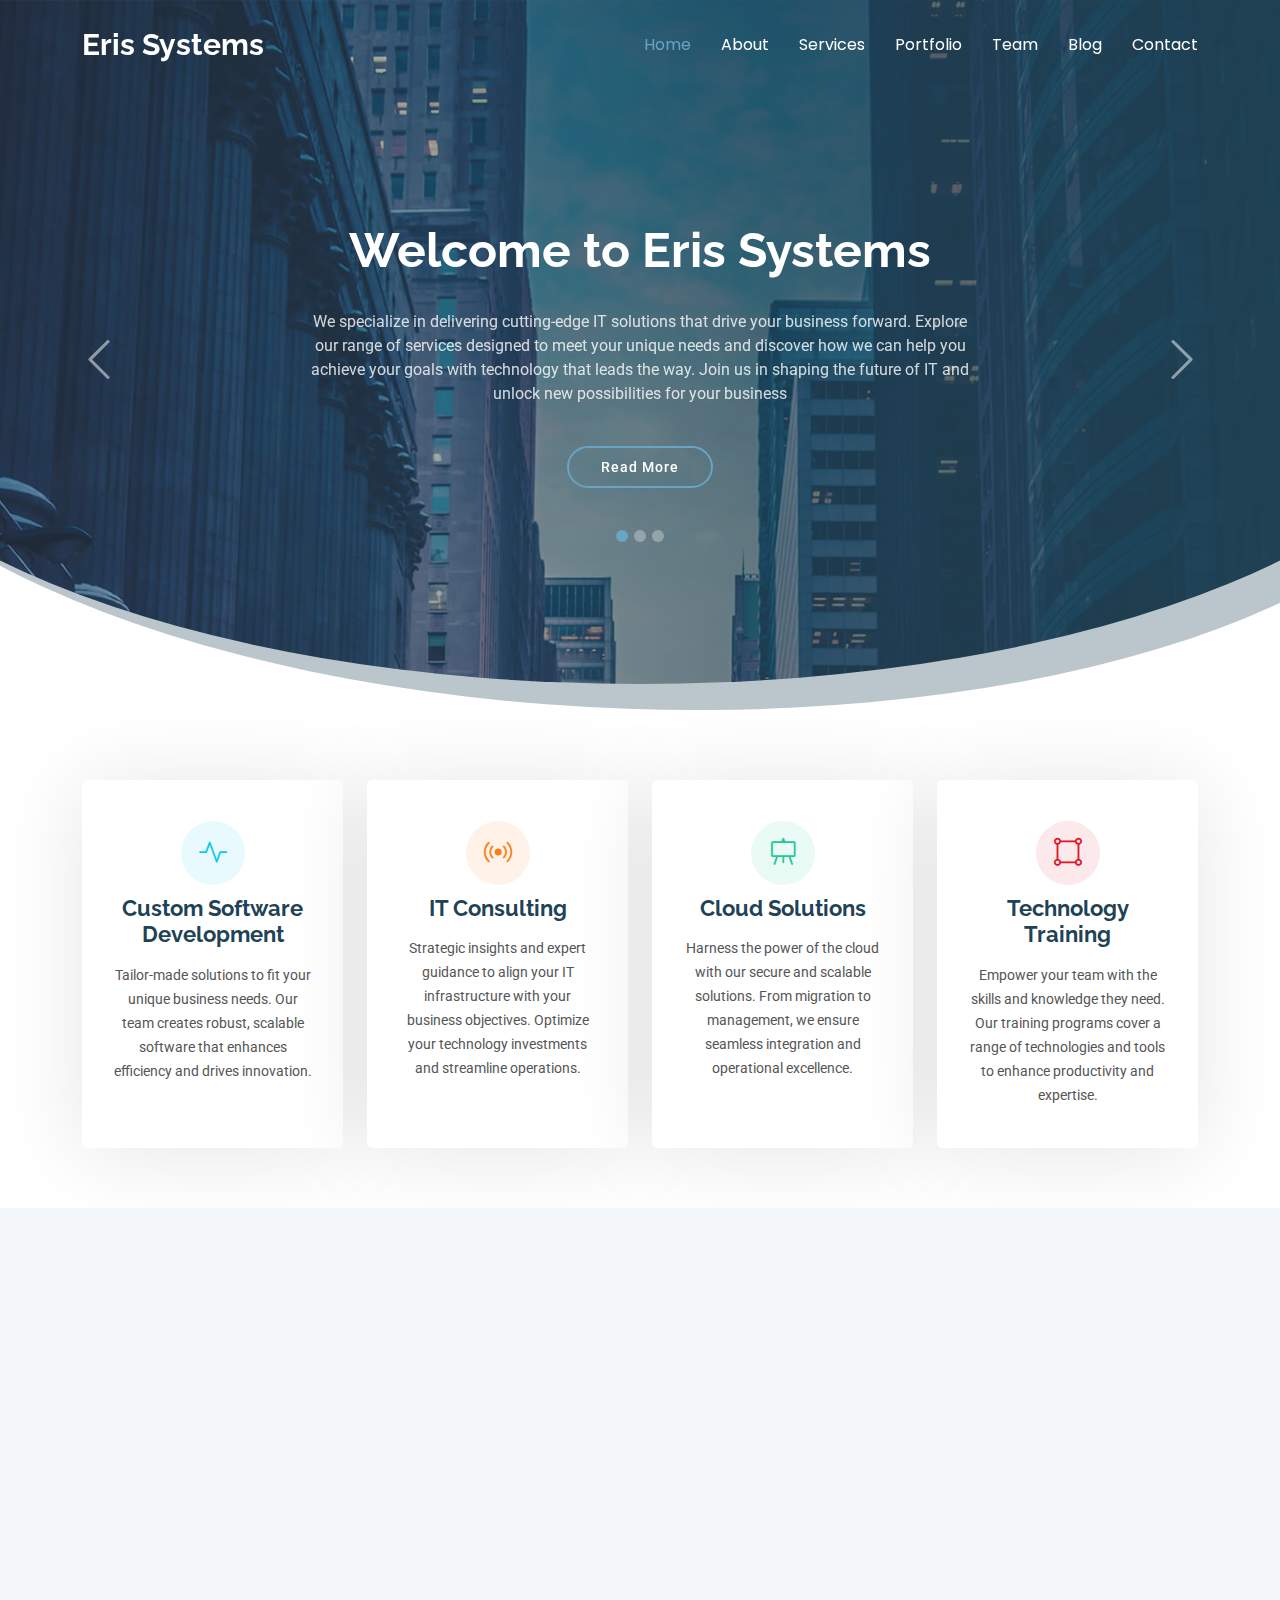
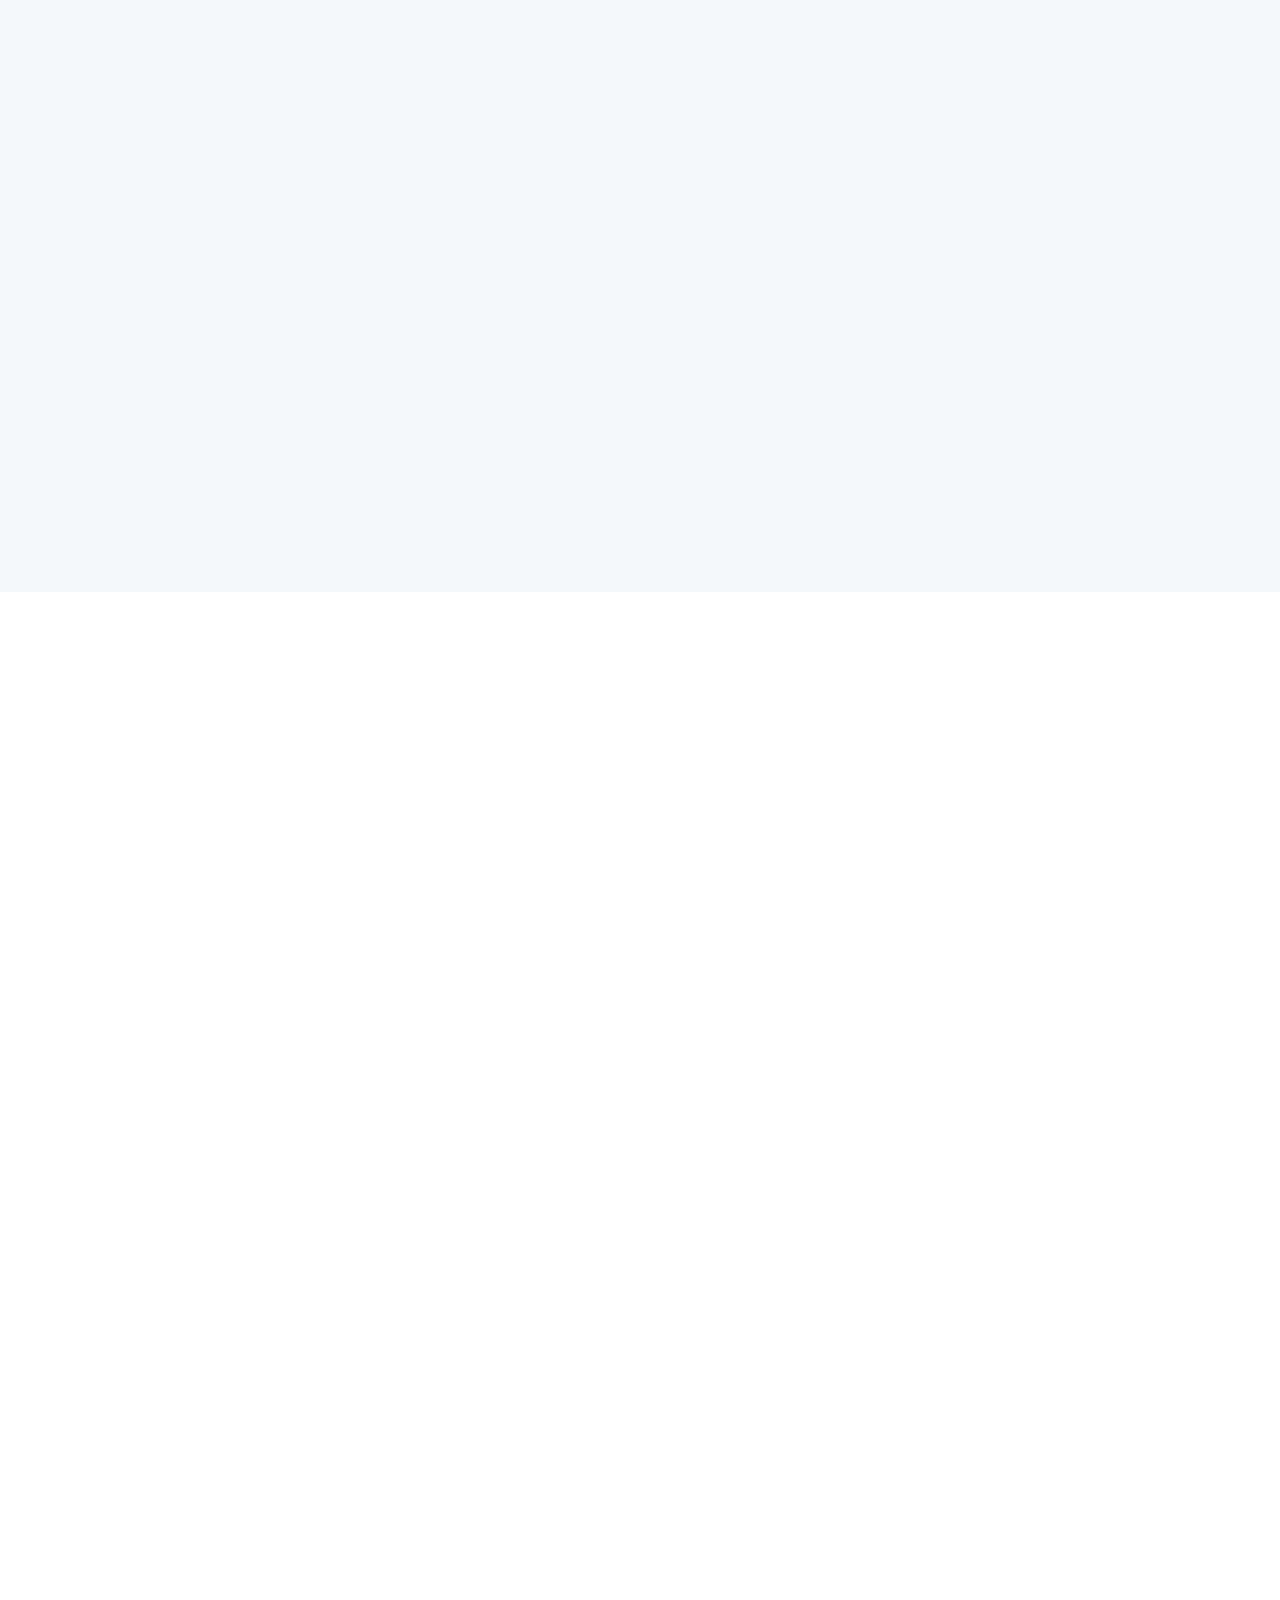
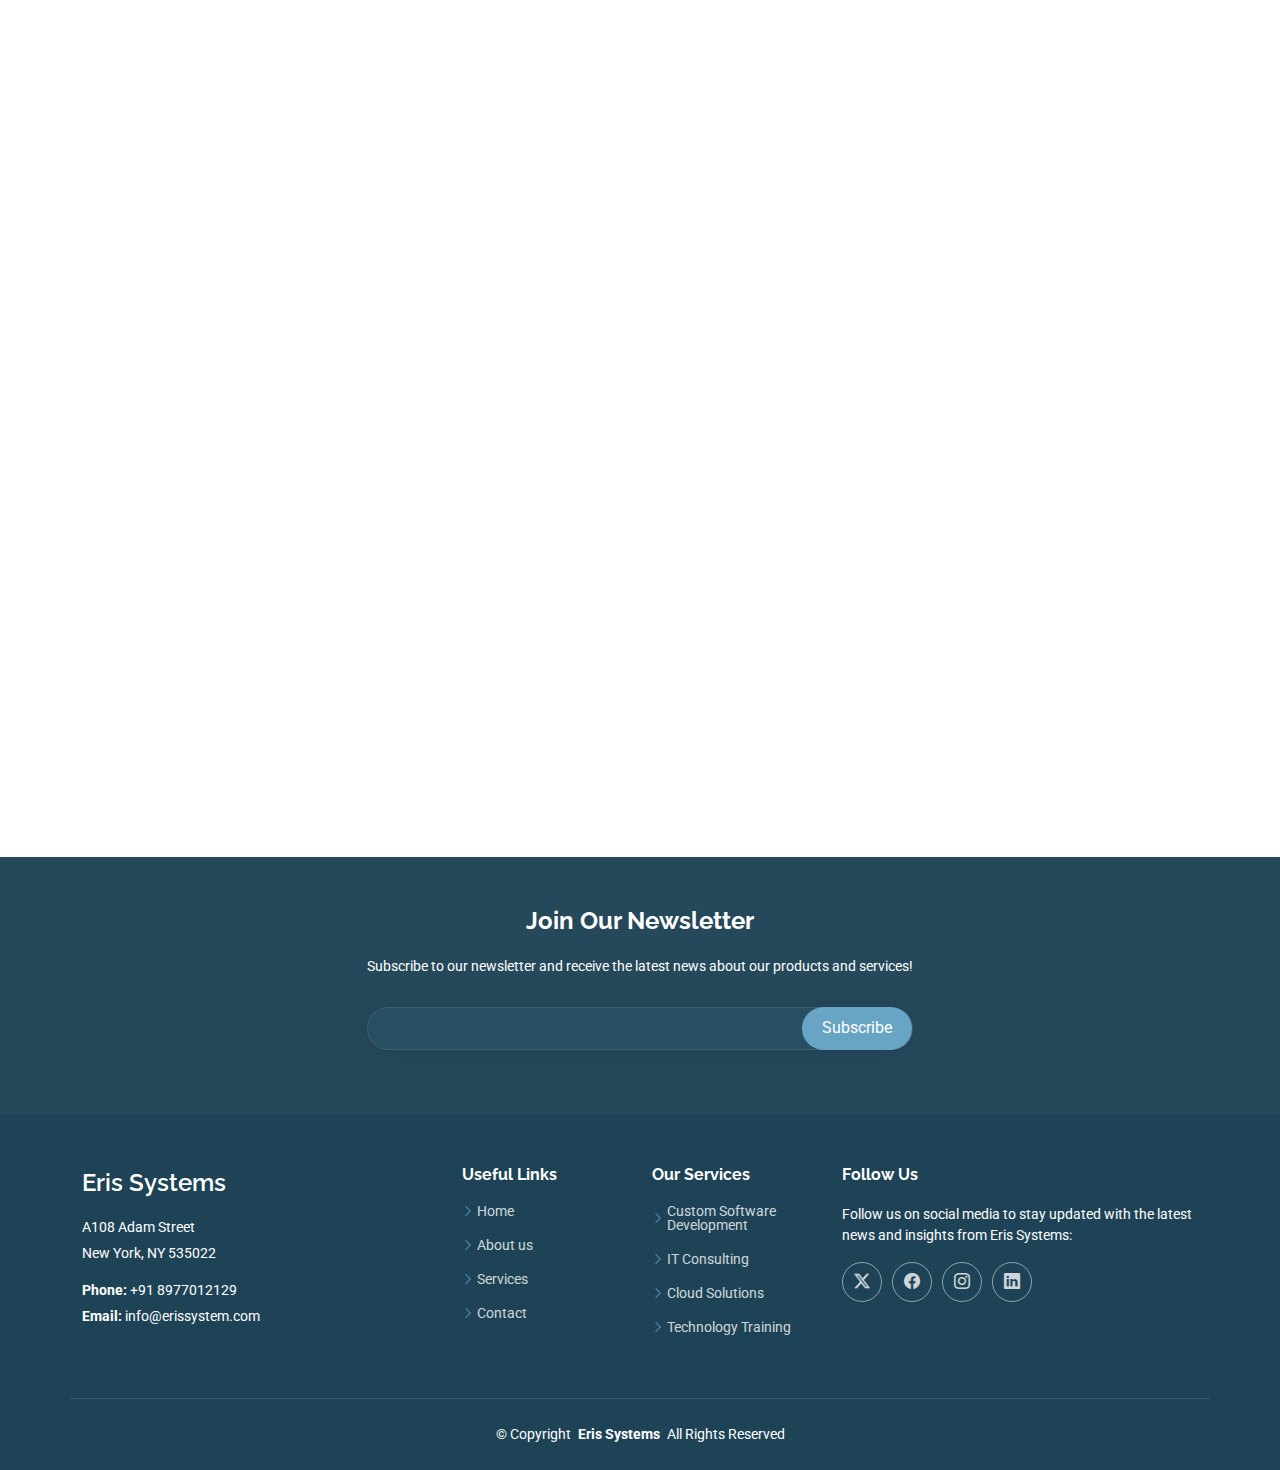
<file: index.html>
<!DOCTYPE html>
<html lang="en">

<head>
  <meta charset="utf-8">
  <meta content="width=device-width, initial-scale=1.0" name="viewport">
  <title>Eris Systems - Pioneering Innovation in IT Solutions</title>
  <meta name="description" content="">
  <meta name="keywords" content="">

  <!-- Favicons -->
  <link href="assets/img/favicon.png" rel="icon">
  <link href="assets/img/apple-touch-icon.png" rel="apple-touch-icon">

  <!-- Fonts -->
  <link href="https://fonts.googleapis.com" rel="preconnect">
  <link href="https://fonts.gstatic.com" rel="preconnect" crossorigin>
  <link
    href="https://fonts.googleapis.com/css2?family=Roboto:ital,wght@0,100;0,300;0,400;0,500;0,700;0,900;1,100;1,300;1,400;1,500;1,700;1,900&family=Poppins:ital,wght@0,100;0,200;0,300;0,400;0,500;0,600;0,700;0,800;0,900;1,100;1,200;1,300;1,400;1,500;1,600;1,700;1,800;1,900&family=Raleway:ital,wght@0,100;0,200;0,300;0,400;0,500;0,600;0,700;0,800;0,900;1,100;1,200;1,300;1,400;1,500;1,600;1,700;1,800;1,900&display=swap"
    rel="stylesheet">

  <!-- Vendor CSS Files -->
  <link href="assets/vendor/bootstrap/css/bootstrap.min.css" rel="stylesheet">
  <link href="assets/vendor/bootstrap-icons/bootstrap-icons.css" rel="stylesheet">
  <link href="assets/vendor/aos/aos.css" rel="stylesheet">
  <link href="assets/vendor/glightbox/css/glightbox.min.css" rel="stylesheet">
  <link href="assets/vendor/swiper/swiper-bundle.min.css" rel="stylesheet">

  <!-- Main CSS File -->
  <link href="assets/css/main.css" rel="stylesheet">

</head>

<body class="index-page">

  <header id="header" class="header d-flex align-items-center fixed-top">
    <div class="container-fluid container-xl position-relative d-flex align-items-center justify-content-between">

      <a href="index.html" class="logo d-flex align-items-center">
        <!-- Uncomment the line below if you also wish to use an image logo -->
        <!-- <img src="assets/img/logo.png" alt=""> -->
        <h1 class="sitename">Eris Systems</h1>
      </a>

      <nav id="navmenu" class="navmenu">
        <ul>
          <li><a href="index.html" class="active">Home</a></li>
          <li><a href="about.html">About</a></li>
          <li><a href="services.html">Services</a></li>
          <li><a href="portfolio.html">Portfolio</a></li>
          <li><a href="team.html">Team</a></li>
          <li><a href="blog.html">Blog</a></li>
          <li><a href="contact.html">Contact</a></li>
        </ul>
        <i class="mobile-nav-toggle d-xl-none bi bi-list"></i>
      </nav>

    </div>
  </header>

  <main class="main">

    <!-- Hero Section -->
    <section id="hero" class="hero section dark-background">

      <!-- <img src="assets/img/hero-bg.jpg" alt="" data-aos="fade-in"> -->

      <div id="hero-carousel" class="carousel carousel-fade" data-bs-ride="carousel" data-bs-interval="5000">

        <div class="container position-relative">

          <div class="carousel-item active">
            <div class="carousel-container">
              <h2>Welcome to Eris Systems</h2>
              <p>We specialize in delivering cutting-edge IT solutions that drive your business forward. Explore our
                range of services designed to meet your unique needs and discover how we can help you achieve your goals
                with technology that leads the way. Join us in shaping the future of IT and unlock new possibilities for
                your business</p>
              <a href="#about" class="btn-get-started">Read More</a>
            </div>
          </div><!-- End Carousel Item -->

          <div class="carousel-item">
            <div class="carousel-container">
              <h2>Transforming Tomorrow's Technology, Today</h2>
              <p>At Eris Systems, we deliver cutting-edge IT solutions tailored to your business needs. Explore how our
                innovative approach can drive your success.</p>
              <a href="#about" class="btn-get-started">Read More</a>
            </div>
          </div><!-- End Carousel Item -->

          <div class="carousel-item">
            <div class="carousel-container">
              <h2>Your IT Partner for a Smarter Future</h2>
              <p>Discover the power of technology with Eris Systems. From strategic consulting to comprehensive
                solutions, we're here to guide your journey.</p>
              <a href="#about" class="btn-get-started">Read More</a>
            </div>
          </div><!-- End Carousel Item -->

          <a class="carousel-control-prev" href="#hero-carousel" role="button" data-bs-slide="prev">
            <span class="carousel-control-prev-icon bi bi-chevron-left" aria-hidden="true"></span>
          </a>

          <a class="carousel-control-next" href="#hero-carousel" role="button" data-bs-slide="next">
            <span class="carousel-control-next-icon bi bi-chevron-right" aria-hidden="true"></span>
          </a>

          <ol class="carousel-indicators"></ol>

        </div>

      </div>

    </section><!-- /Hero Section -->

    <!-- Featured Services Section -->
    <section id="featured-services" class="featured-services section">

      <div class="container">

        <div class="row gy-4">

          <div class="col-lg-3 col-md-6" data-aos="fade-up" data-aos-delay="100">
            <div class="service-item item-cyan position-relative">
              <div class="icon">
                <i class="bi bi-activity"></i>
              </div>
              <a href="custom-development.html" class="stretched-link">
                <h3>Custom Software Development</h3>
              </a>
              <p>Tailor-made solutions to fit your unique business needs. Our team creates robust, scalable software
                that enhances efficiency and drives innovation.</p>
            </div>
          </div><!-- End Service Item -->

          <div class="col-lg-3 col-md-6" data-aos="fade-up" data-aos-delay="200">
            <div class="service-item item-orange position-relative">
              <div class="icon">
                <i class="bi bi-broadcast"></i>
              </div>
              <a href="it-consulting.html" class="stretched-link">
                <h3>IT Consulting</h3>
              </a>
              <p>Strategic insights and expert guidance to align your IT infrastructure with your business objectives.
                Optimize your technology investments and streamline operations.</p>
            </div>
          </div><!-- End Service Item -->

          <div class="col-lg-3 col-md-6" data-aos="fade-up" data-aos-delay="300">
            <div class="service-item item-teal position-relative">
              <div class="icon">
                <i class="bi bi-easel"></i>
              </div>
              <a href="cloud-solutions.html" class="stretched-link">
                <h3>Cloud Solutions</h3>
              </a>
              <p>Harness the power of the cloud with our secure and scalable solutions. From migration to management, we
                ensure seamless integration and operational excellence.</p>
            </div>
          </div><!-- End Service Item -->

          <div class="col-lg-3 col-md-6" data-aos="fade-up" data-aos-delay="400">
            <div class="service-item item-red position-relative">
              <div class="icon">
                <i class="bi bi-bounding-box-circles"></i>
              </div>
              <a href="technology-training.html" class="stretched-link">
                <h3>Technology Training</h3>
              </a>
              <p>Empower your team with the skills and knowledge they need. Our training programs cover a range of
                technologies and tools to enhance productivity and expertise.</p>
              <a href="technology-training.html" class="stretched-link"></a>
            </div>
          </div><!-- End Service Item -->
        </div>

      </div>

    </section><!-- /Featured Services Section -->

    <!-- About Section -->
    <section id="about" class="about section light-background">

      <div class="container">

        <div class="row gy-4">
          <div class="col-lg-6 position-relative align-self-start" data-aos="fade-up" data-aos-delay="100">
            <img src="assets/img/about.jpg" class="img-fluid" alt="">
            <a href="https://www.youtube.com/watch?v=eHJnEHyyN1Y" class="glightbox pulsating-play-btn"></a>
          </div>
          <div class="col-lg-6 content" data-aos="fade-up" data-aos-delay="200">
            <h3>Innovating Technology, Empowering Businesses</h3>
            <p class="fst-italic">
              At Eris Systems, we are dedicated to transforming the way businesses interact with technology. Founded on
              a passion for innovation and excellence, our mission is to provide cutting-edge IT solutions that drive
              growth and efficiency.
            </p>


            <h3>Who We Are</h3>
            <p>Eris Systems is a leading IT company with a proven track record of delivering high-impact technology
              solutions tailored to the unique needs of our clients. Our team of experienced professionals combines
              technical expertise with a deep understanding of industry trends to deliver solutions that not only meet
              but
              exceed expectations.</p>
            <h3>Why Choose Us?</h3>
            <ul>
              <li><i class="bi bi-check2-all"></i> <span>Expertise: Our team brings a wealth of experience across
                  various technology domains, ensuring you receive top-notch service and solutions.</span>
              </li>
              <li><i class="bi bi-check2-all"></i> <span>Innovation: We stay ahead of the curve by embracing the latest
                  technologies and trends, delivering solutions that are future-proof and adaptable.</span></li>
              <li><i class="bi bi-check2-all"></i> <span>Client Focus: Your success is our priority. We work closely
                  with you to ensure that our solutions address your specific needs and drive tangible results.</span>
              </li>
              <li><i class="bi bi-check2-all"></i> <span>Reliability: Count on us for consistent performance and
                  unwavering support. We are committed to building long-term relationships based on trust and
                  excellence.</span>
              </li>
            </ul>
            <h3>Join Us on Our Journey</h3>
            <p>
              Discover how Eris Systems can be the partner you need to achieve your technology goals. Whether you’re
              looking to innovate, optimize, or transform, we’re here to guide you every step of the way.
            </p>
          </div>
        </div>

      </div>

    </section><!-- /About Section -->

    <!-- Features Section -->
    <section id="features" class="features section">

      <!-- Section Title -->
      <div class="container section-title" data-aos="fade-up">
        <h2>Features</h2>
        <p>Necessitatibus eius consequatur ex aliquid fuga eum quidem sint consectetur velit</p>
      </div><!-- End Section Title -->

      <div class="container">

        <!-- Feature 1 -->
        <div class="row gy-4 align-items-center features-item">
          <div class="col-md-5 d-flex align-items-center" data-aos="zoom-out" data-aos-delay="100">
            <img src="assets/img/features-1.svg" class="img-fluid" alt="Advanced Technology Solutions">
          </div>
          <div class="col-md-7" data-aos="fade-up" data-aos-delay="100">
            <h3>Advanced Technology Solutions</h3>
            <p class="fst-italic">
              Harness the power of cutting-edge technology with solutions tailored to your business needs. Eris Systems
              integrates the latest innovations to enhance performance and drive efficiency.
            </p>
            <ul>
              <li><i class="bi bi-check"></i><span> Tailored solutions designed for optimal performance.</span></li>
              <li><i class="bi bi-check"></i><span> Integration of the latest technological advancements.</span></li>
              <li><i class="bi bi-check"></i><span> Innovative tools and techniques for enhanced efficiency.</span></li>
            </ul>
          </div>
        </div><!-- Features Item -->

        <!-- Feature 2 -->
        <div class="row gy-4 align-items-center features-item">
          <div class="col-md-5 order-1 order-md-2 d-flex align-items-center" data-aos="zoom-out" data-aos-delay="200">
            <img src="assets/img/features-2.svg" class="img-fluid" alt="Customized Service Offerings">
          </div>
          <div class="col-md-7 order-2 order-md-1" data-aos="fade-up" data-aos-delay="200">
            <h3>Customized Service Offerings</h3>
            <p class="fst-italic">
              Every business is unique, and so are our solutions. We provide flexible and scalable services that adapt
              to your specific requirements and evolving needs.
            </p>
            <p>
              From tailored software solutions to scalable infrastructure, we ensure that our services grow with you.
              Our custom approach means you get exactly what you need to stay ahead in a dynamic market.
            </p>
          </div>
        </div><!-- Features Item -->

        <!-- Feature 3 -->
        <div class="row gy-4 align-items-center features-item">
          <div class="col-md-5 d-flex align-items-center" data-aos="zoom-out" data-aos-delay="300">
            <img src="assets/img/features-3.svg" class="img-fluid" alt="Comprehensive IT Services">
          </div>
          <div class="col-md-7" data-aos="fade-up" data-aos-delay="300">
            <h3>Comprehensive IT Services</h3>
            <p>
              Our full suite of IT services covers everything from software development and consulting to cloud
              solutions and cybersecurity. Partner with us to streamline all your IT needs under one roof.
            </p>
            <ul>
              <li><i class="bi bi-check"></i><span> End-to-end solutions from development to deployment.</span></li>
              <li><i class="bi bi-check"></i><span> Expertise in cloud integration and cybersecurity.</span></li>
              <li><i class="bi bi-check"></i><span> A single point of contact for all your IT requirements.</span></li>
            </ul>
          </div>
        </div><!-- Features Item -->

        <!-- Feature 4 -->
        <div class="row gy-4 align-items-center features-item">
          <div class="col-md-5 order-1 order-md-2 d-flex align-items-center" data-aos="zoom-out" data-aos-delay="400">
            <img src="assets/img/features-4.svg" class="img-fluid" alt="Client-Centric Approach">
          </div>
          <div class="col-md-7 order-2 order-md-1" data-aos="fade-up" data-aos-delay="400">
            <h3>Client-Centric Approach</h3>
            <p class="fst-italic">
              We put your goals at the forefront of our strategy. By working closely with you, we develop personalized
              solutions that align with your business objectives and deliver tangible results.
            </p>
            <p>
              Our approach is all about understanding your unique challenges and providing solutions that are directly
              relevant to your needs. This client-focused strategy ensures that our solutions are effective and
              impactful.
            </p>
          </div>
        </div><!-- Features Item -->

      </div>


    </section><!-- /Features Section -->

  </main>

  <footer id="footer" class="footer dark-background">

    <div class="footer-newsletter">
      <div class="container">
        <div class="row justify-content-center text-center">
          <div class="col-lg-6">
            <h4>Join Our Newsletter</h4>
            <p>Subscribe to our newsletter and receive the latest news about our products and services!</p>
            <form action="forms/newsletter.php" method="post" class="php-email-form">
              <div class="newsletter-form"><input type="email" name="email"><input type="submit" value="Subscribe">
              </div>
              <div class="loading">Loading</div>
              <div class="error-message"></div>
              <div class="sent-message">Your subscription request has been sent. Thank you!</div>
            </form>
          </div>
        </div>
      </div>
    </div>

    <div class="container footer-top">
      <div class="row gy-4">
        <div class="col-lg-4 col-md-6 footer-about">
          <a href="index.html" class="d-flex align-items-center">
            <span class="sitename">Eris Systems</span>
          </a>
          <div class="footer-contact pt-3">
            <p>A108 Adam Street</p>
            <p>New York, NY 535022</p>
            <p class="mt-3"><strong>Phone:</strong> <span>+91 8977012129</span></p>
            <p><strong>Email:</strong> <span>info@erissystem.com</span></p>
          </div>
        </div>

        <div class="col-lg-2 col-md-3 footer-links">
          <h4>Useful Links</h4>
          <ul>
            <li><i class="bi bi-chevron-right"></i> <a href="index.html">Home</a></li>
            <li><i class="bi bi-chevron-right"></i> <a href="about.html">About us</a></li>
            <li><i class="bi bi-chevron-right"></i> <a href="services.html">Services</a></li>
            <li><i class="bi bi-chevron-right"></i> <a href="contact.html">Contact</a></li>
          </ul>
        </div>

        <div class="col-lg-2 col-md-3 footer-links">
          <h4>Our Services</h4>
          <ul>
            <li><i class="bi bi-chevron-right"></i> <a href="custom-development.html">Custom Software Development</a>
            </li>
            <li><i class="bi bi-chevron-right"></i> <a href="it-consulting.html">IT Consulting</a></li>
            <li><i class="bi bi-chevron-right"></i> <a href="cloud-solutions.html">Cloud Solutions</a></li>
            <li><i class="bi bi-chevron-right"></i> <a href="technology-training.html">Technology Training</a></li>
          </ul>
        </div>

        <div class="col-lg-4 col-md-12">
          <h4>Follow Us</h4>
          <p>Follow us on social media to stay updated with the latest news and insights from Eris Systems:</p>
          <div class="social-links d-flex">
            <a href=""><i class="bi bi-twitter-x"></i></a>
            <a href=""><i class="bi bi-facebook"></i></a>
            <a href=""><i class="bi bi-instagram"></i></a>
            <a href=""><i class="bi bi-linkedin"></i></a>
          </div>
        </div>

      </div>
    </div>

    <div class="container copyright text-center mt-4">
      <p>© <span>Copyright</span> <strong class="px-1 sitename">Eris Systems</strong> <span>All Rights Reserved</span>
      </p>
    </div>

  </footer>

  <!-- Scroll Top -->
  <a href="#" id="scroll-top" class="scroll-top d-flex align-items-center justify-content-center"><i
      class="bi bi-arrow-up-short"></i></a>

  <!-- Preloader -->
  <div id="preloader"></div>

  <!-- Vendor JS Files -->
  <script src="assets/vendor/bootstrap/js/bootstrap.bundle.min.js"></script>
  <script src="assets/vendor/php-email-form/validate.js"></script>
  <script src="assets/vendor/aos/aos.js"></script>
  <script src="assets/vendor/glightbox/js/glightbox.min.js"></script>
  <script src="assets/vendor/purecounter/purecounter_vanilla.js"></script>
  <script src="assets/vendor/swiper/swiper-bundle.min.js"></script>
  <script src="assets/vendor/waypoints/noframework.waypoints.js"></script>
  <script src="assets/vendor/imagesloaded/imagesloaded.pkgd.min.js"></script>
  <script src="assets/vendor/isotope-layout/isotope.pkgd.min.js"></script>

  <!-- Main JS File -->
  <script src="assets/js/main.js"></script>

</body>

</html>
</file>
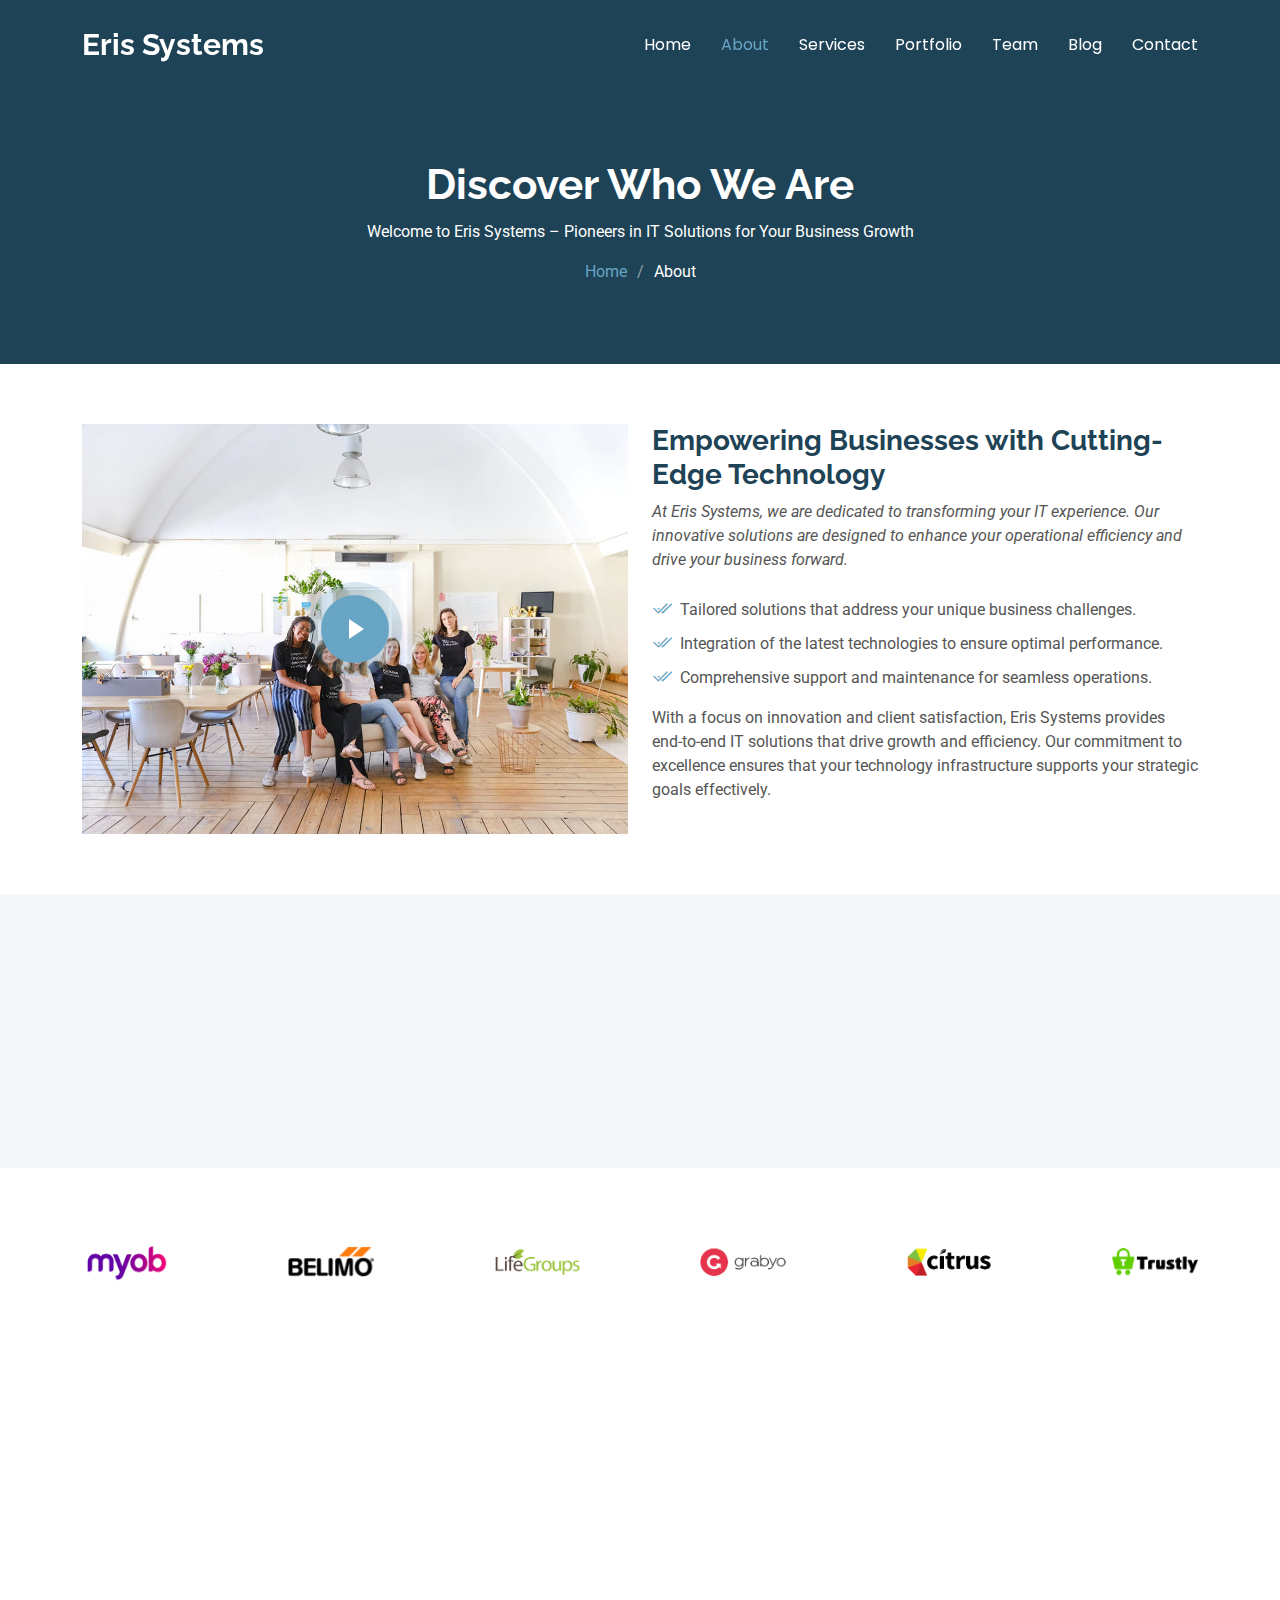
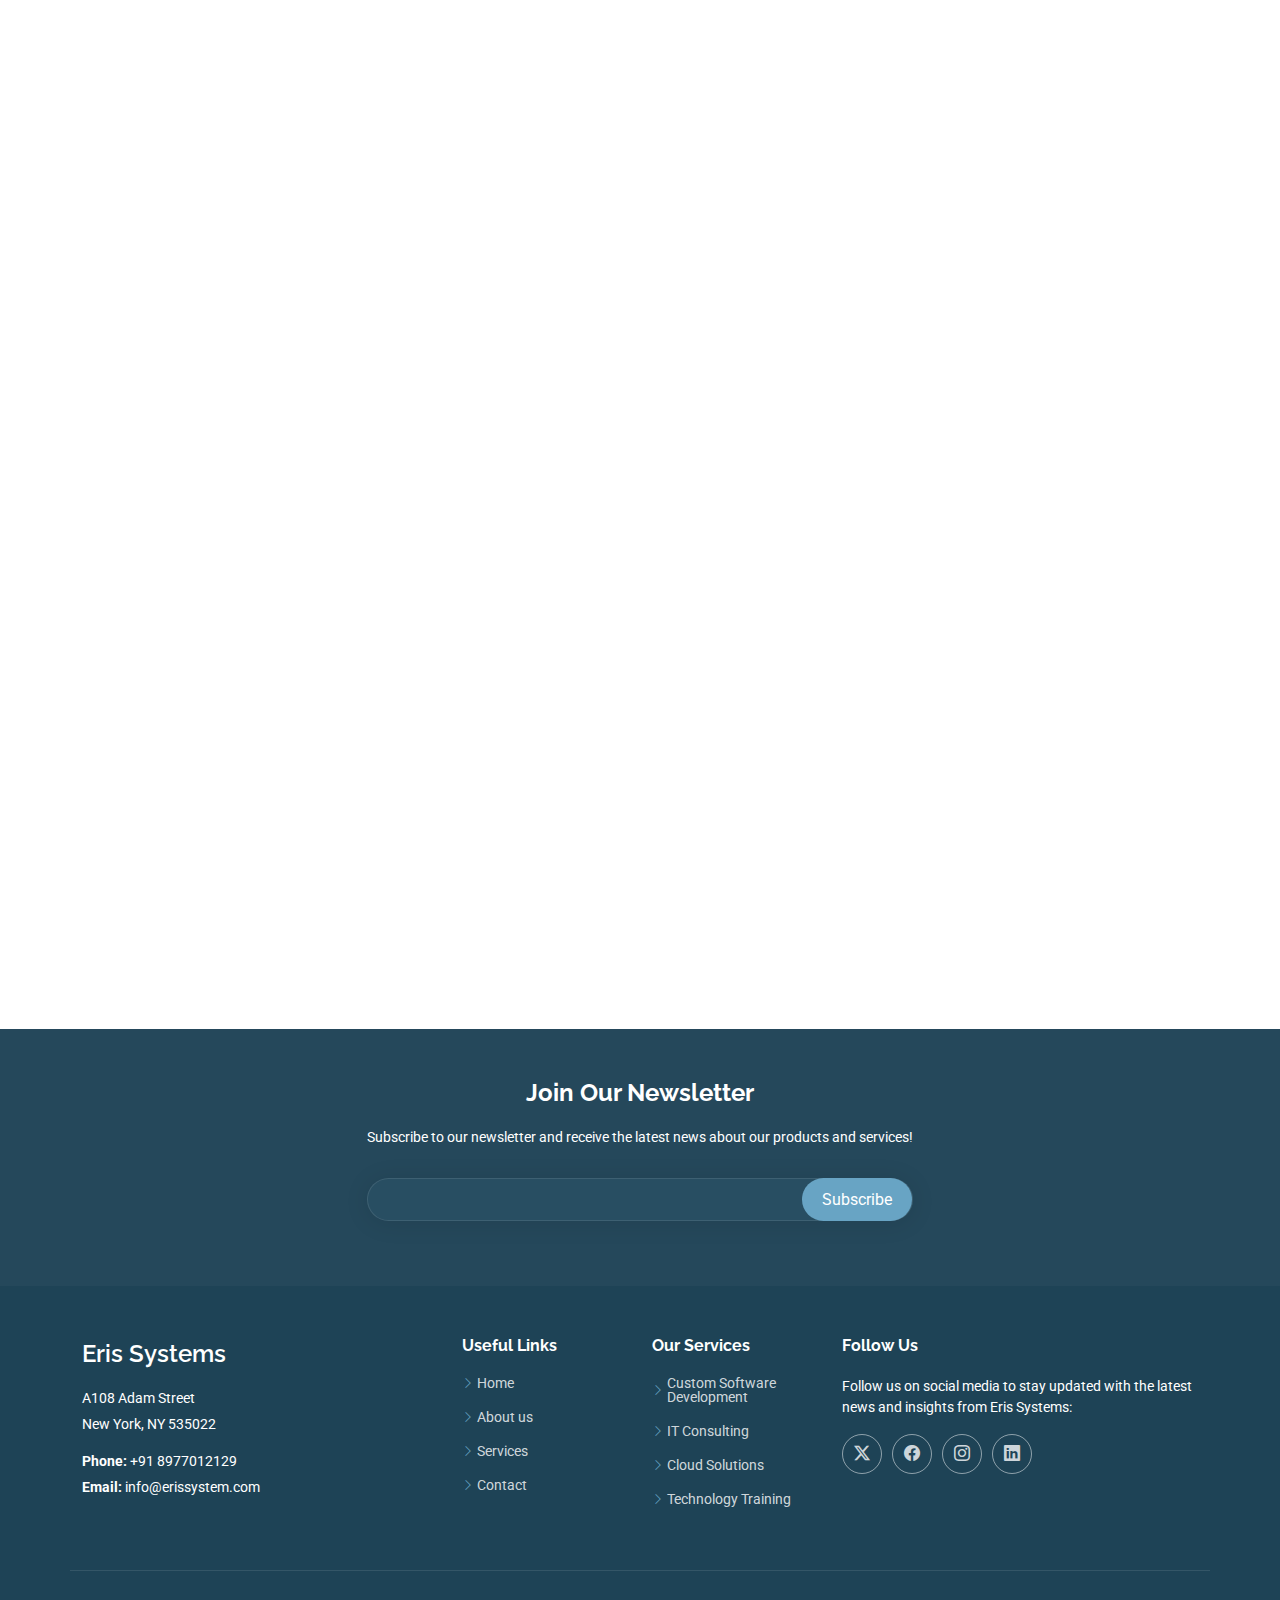
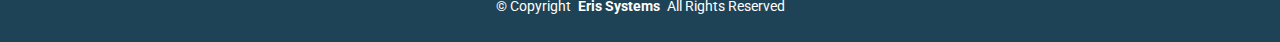
<file: about.html>
<!DOCTYPE html>
<html lang="en">

<head>
  <meta charset="utf-8">
  <meta content="width=device-width, initial-scale=1.0" name="viewport">
  <title>About - Eris Systems</title>
  <meta name="description" content="">
  <meta name="keywords" content="">

  <!-- Favicons -->
  <link href="assets/img/favicon.png" rel="icon">
  <link href="assets/img/apple-touch-icon.png" rel="apple-touch-icon">

  <!-- Fonts -->
  <link href="https://fonts.googleapis.com" rel="preconnect">
  <link href="https://fonts.gstatic.com" rel="preconnect" crossorigin>
  <link
    href="https://fonts.googleapis.com/css2?family=Roboto:ital,wght@0,100;0,300;0,400;0,500;0,700;0,900;1,100;1,300;1,400;1,500;1,700;1,900&family=Poppins:ital,wght@0,100;0,200;0,300;0,400;0,500;0,600;0,700;0,800;0,900;1,100;1,200;1,300;1,400;1,500;1,600;1,700;1,800;1,900&family=Raleway:ital,wght@0,100;0,200;0,300;0,400;0,500;0,600;0,700;0,800;0,900;1,100;1,200;1,300;1,400;1,500;1,600;1,700;1,800;1,900&display=swap"
    rel="stylesheet">

  <!-- Vendor CSS Files -->
  <link href="assets/vendor/bootstrap/css/bootstrap.min.css" rel="stylesheet">
  <link href="assets/vendor/bootstrap-icons/bootstrap-icons.css" rel="stylesheet">
  <link href="assets/vendor/aos/aos.css" rel="stylesheet">
  <link href="assets/vendor/glightbox/css/glightbox.min.css" rel="stylesheet">
  <link href="assets/vendor/swiper/swiper-bundle.min.css" rel="stylesheet">

  <!-- Main CSS File -->
  <link href="assets/css/main.css" rel="stylesheet">

  <!-- =======================================================
  * Template Name: Eris Systems
  * Template URL: https://bootstrapmade.com/free-bootstrap-template-corporate-moderna/
  * Updated: Aug 07 2024 with Bootstrap v5.3.3
  * Author: BootstrapMade.com
  * License: https://bootstrapmade.com/license/
  ======================================================== -->
</head>

<body class="about-page">

  <header id="header" class="header d-flex align-items-center fixed-top">
    <div class="container-fluid container-xl position-relative d-flex align-items-center justify-content-between">

      <a href="index.html" class="logo d-flex align-items-center">
        <!-- Uncomment the line below if you also wish to use an image logo -->
        <!-- <img src="assets/img/logo.png" alt=""> -->
        <h1 class="sitename">Eris Systems</h1>
      </a>

      <nav id="navmenu" class="navmenu">
        <ul>
          <li><a href="index.html">Home</a></li>
          <li><a href="about.html" class="active">About</a></li>
          <li><a href="services.html">Services</a></li>
          <li><a href="portfolio.html">Portfolio</a></li>
          <li><a href="team.html">Team</a></li>
          <li><a href="blog.html">Blog</a></li>
          <li><a href="contact.html">Contact</a></li>
        </ul>
        <i class="mobile-nav-toggle d-xl-none bi bi-list"></i>
      </nav>

    </div>
  </header>

  <main class="main">

    <!-- Page Title Banner -->
    <div class="page-title dark-background">
      <div class="container position-relative">
        <h1>Discover Who We Are</h1>
        <p>Welcome to Eris Systems – Pioneers in IT Solutions for Your Business Growth</p>
        <nav class="breadcrumbs">
          <ol>
            <li><a href="index.html">Home</a></li>
            <li class="current">About</li>
          </ol>
        </nav>
      </div>
    </div><!-- End Page Title -->

    <!-- About Section -->
    <section id="about" class="about section">
      <div class="container">
        <div class="row gy-4">
          <div class="col-lg-6 position-relative align-self-start" data-aos="fade-up" data-aos-delay="100">
            <img src="assets/img/about.jpg" class="img-fluid" alt="About Us Image">
            <a href="https://www.youtube.com/watch?v=eHJnEHyyN1Y" class="glightbox pulsating-play-btn"
              aria-label="Watch our introduction video"></a>
          </div>
          <div class="col-lg-6 content" data-aos="fade-up" data-aos-delay="200">
            <h3>Empowering Businesses with Cutting-Edge Technology</h3>
            <p class="fst-italic">
              At Eris Systems, we are dedicated to transforming your IT experience. Our innovative solutions are
              designed to enhance your operational efficiency and drive your business forward.
            </p>
            <ul>
              <li><i class="bi bi-check2-all"></i> <span>Tailored solutions that address your unique business
                  challenges.</span></li>
              <li><i class="bi bi-check2-all"></i> <span>Integration of the latest technologies to ensure optimal
                  performance.</span></li>
              <li><i class="bi bi-check2-all"></i> <span>Comprehensive support and maintenance for seamless
                  operations.</span></li>
            </ul>
            <p>
              With a focus on innovation and client satisfaction, Eris Systems provides end-to-end IT solutions that
              drive growth and efficiency. Our commitment to excellence ensures that your technology infrastructure
              supports your strategic goals effectively.
            </p>
          </div>
        </div>
      </div>
    </section><!-- /About Section -->


    <!-- Stats Section -->
    <section id="stats" class="stats section light-background">

      <div class="container" data-aos="fade-up" data-aos-delay="100">

        <div class="row gy-4">

          <div class="col-lg-3 col-md-6">
            <div class="stats-item text-center w-100 h-100">
              <span data-purecounter-start="0" data-purecounter-end="232" data-purecounter-duration="1"
                class="purecounter"></span>
              <p>Clients</p>
            </div>
          </div><!-- End Stats Item -->

          <div class="col-lg-3 col-md-6">
            <div class="stats-item text-center w-100 h-100">
              <span data-purecounter-start="0" data-purecounter-end="521" data-purecounter-duration="1"
                class="purecounter"></span>
              <p>Projects</p>
            </div>
          </div><!-- End Stats Item -->

          <div class="col-lg-3 col-md-6">
            <div class="stats-item text-center w-100 h-100">
              <span data-purecounter-start="0" data-purecounter-end="1453" data-purecounter-duration="1"
                class="purecounter"></span>
              <p>Hours Of Support</p>
            </div>
          </div><!-- End Stats Item -->

          <div class="col-lg-3 col-md-6">
            <div class="stats-item text-center w-100 h-100">
              <span data-purecounter-start="0" data-purecounter-end="32" data-purecounter-duration="1"
                class="purecounter"></span>
              <p>Workers</p>
            </div>
          </div><!-- End Stats Item -->

        </div>

      </div>

    </section><!-- /Stats Section -->

    <!-- Clients Section -->
    <section id="clients" class="clients section">

      <div class="container">

        <div class="swiper init-swiper">
          <script type="application/json" class="swiper-config">
            {
              "loop": true,
              "speed": 600,
              "autoplay": {
                "delay": 5000
              },
              "slidesPerView": "auto",
              "pagination": {
                "el": ".swiper-pagination",
                "type": "bullets",
                "clickable": true
              },
              "breakpoints": {
                "320": {
                  "slidesPerView": 2,
                  "spaceBetween": 40
                },
                "480": {
                  "slidesPerView": 3,
                  "spaceBetween": 60
                },
                "640": {
                  "slidesPerView": 4,
                  "spaceBetween": 80
                },
                "992": {
                  "slidesPerView": 6,
                  "spaceBetween": 120
                }
              }
            }
          </script>
          <div class="swiper-wrapper align-items-center">
            <div class="swiper-slide"><img src="assets/img/clients/client-1.png" class="img-fluid" alt=""></div>
            <div class="swiper-slide"><img src="assets/img/clients/client-2.png" class="img-fluid" alt=""></div>
            <div class="swiper-slide"><img src="assets/img/clients/client-3.png" class="img-fluid" alt=""></div>
            <div class="swiper-slide"><img src="assets/img/clients/client-4.png" class="img-fluid" alt=""></div>
            <div class="swiper-slide"><img src="assets/img/clients/client-5.png" class="img-fluid" alt=""></div>
            <div class="swiper-slide"><img src="assets/img/clients/client-6.png" class="img-fluid" alt=""></div>
            <div class="swiper-slide"><img src="assets/img/clients/client-7.png" class="img-fluid" alt=""></div>
            <div class="swiper-slide"><img src="assets/img/clients/client-8.png" class="img-fluid" alt=""></div>
          </div>
        </div>

      </div>

    </section><!-- /Clients Section -->

    <!-- Skills Section -->
    <section id="skills" class="skills section">

      <!-- Section Title -->
      <div class="container section-title" data-aos="fade-up">
        <h2>Our Skills</h2>
        <p>Mastering the Technologies That Drive Modern Solutions</p>
      </div><!-- End Section Title -->

      <div class="container" data-aos="fade-up" data-aos-delay="100">

        <div class="row skills-content skills-animation">
          <div class="col-lg-6">



            <div class="progress">
              <span class="skill"><span>.NET</span> <i class="val">85%</i></span>
              <div class="progress-bar-wrap">
                <div class="progress-bar" role="progressbar" aria-valuenow="85" aria-valuemin="0" aria-valuemax="100">
                </div>
              </div>
            </div><!-- End Skills Item -->

            <div class="progress">
              <span class="skill"><span>Mobile App Development</span> <i class="val">70%</i></span>
              <div class="progress-bar-wrap">
                <div class="progress-bar" role="progressbar" aria-valuenow="70" aria-valuemin="0" aria-valuemax="100">
                </div>
              </div>
            </div><!-- End Skills Item -->

            <div class="progress">
              <span class="skill"><span>AWS</span> <i class="val">75%</i></span>
              <div class="progress-bar-wrap">
                <div class="progress-bar" role="progressbar" aria-valuenow="75" aria-valuemin="0" aria-valuemax="100">
                </div>
              </div>
            </div><!-- End Skills Item -->

            <div class="progress">
              <span class="skill"><span>Azure</span> <i class="val">70%</i></span>
              <div class="progress-bar-wrap">
                <div class="progress-bar" role="progressbar" aria-valuenow="70" aria-valuemin="0" aria-valuemax="100">
                </div>
              </div>
            </div><!-- End Skills Item -->

            <div class="progress">
              <span class="skill"><span>Google Cloud</span> <i class="val">65%</i></span>
              <div class="progress-bar-wrap">
                <div class="progress-bar" role="progressbar" aria-valuenow="65" aria-valuemin="0" aria-valuemax="100">
                </div>
              </div>
            </div><!-- End Skills Item -->

            <div class="progress">
              <span class="skill"><span>Java</span> <i class="val">55%</i></span>
              <div class="progress-bar-wrap">
                <div class="progress-bar" role="progressbar" aria-valuenow="55" aria-valuemin="0" aria-valuemax="100">
                </div>
              </div>
            </div><!-- End Skills Item -->

          </div>
          <div class="col-lg-6">

            <div class="progress">
              <span class="skill"><span>React</span> <i class="val">90%</i></span>
              <div class="progress-bar-wrap">
                <div class="progress-bar" role="progressbar" aria-valuenow="90" aria-valuemin="0" aria-valuemax="100">
                </div>
              </div>
            </div><!-- End Skills Item -->

            <div class="progress">
              <span class="skill"><span>Angular</span> <i class="val">85%</i></span>
              <div class="progress-bar-wrap">
                <div class="progress-bar" role="progressbar" aria-valuenow="85" aria-valuemin="0" aria-valuemax="100">
                </div>
              </div>
            </div><!-- End Skills Item -->

            <div class="progress">
              <span class="skill"><span>HTML</span> <i class="val">100%</i></span>
              <div class="progress-bar-wrap">
                <div class="progress-bar" role="progressbar" aria-valuenow="100" aria-valuemin="0" aria-valuemax="100">
                </div>
              </div>
            </div><!-- End Skills Item -->

            <div class="progress">
              <span class="skill"><span>CSS</span> <i class="val">90%</i></span>
              <div class="progress-bar-wrap">
                <div class="progress-bar" role="progressbar" aria-valuenow="90" aria-valuemin="0" aria-valuemax="100">
                </div>
              </div>
            </div><!-- End Skills Item -->

            <div class="progress">
              <span class="skill"><span>JavaScript</span> <i class="val">80%</i></span>
              <div class="progress-bar-wrap">
                <div class="progress-bar" role="progressbar" aria-valuenow="80" aria-valuemin="0" aria-valuemax="100">
                </div>
              </div>
            </div><!-- End Skills Item -->

            <div class="progress">
              <span class="skill"><span>PHP</span> <i class="val">80%</i></span>
              <div class="progress-bar-wrap">
                <div class="progress-bar" role="progressbar" aria-valuenow="80" aria-valuemin="0" aria-valuemax="100">
                </div>
              </div>
            </div><!-- End Skills Item -->

          </div>

        </div>

      </div>

    </section><!-- End Skills Section -->

    </section><!-- /Skills Section -->

    <!-- Testimonials Section -->
    <section id="testimonials" class="testimonials section">

      <!-- Section Title -->
      <div class="container section-title" data-aos="fade-up">
        <h2>What Our Clients Say</h2>
        <p>Real feedback from our valued clients who have experienced our commitment to excellence.</p>
      </div><!-- End Section Title -->

      <div class="container" data-aos="fade-up" data-aos-delay="100">

        <div class="swiper init-swiper">
          <script type="application/json" class="swiper-config">
            {
              "loop": true,
              "speed": 600,
              "autoplay": {
                "delay": 5000
              },
              "slidesPerView": "auto",
              "pagination": {
                "el": ".swiper-pagination",
                "type": "bullets",
                "clickable": true
              }
            }
          </script>
          <div class="swiper-wrapper">

            <div class="swiper-slide">
              <div class="testimonial-item">
                <img src="assets/img/testimonials/testimonials-1.jpg" class="testimonial-img" alt="Saul Goodman">
                <h3>Saul Goodman</h3>
                <h4>CEO & Founder</h4>
                <div class="stars">
                  <i class="bi bi-star-fill"></i><i class="bi bi-star-fill"></i><i class="bi bi-star-fill"></i><i
                    class="bi bi-star-fill"></i><i class="bi bi-star-fill"></i>
                </div>
                <p>
                  <i class="bi bi-quote quote-icon-left"></i>
                  <span>Eris Systems has transformed our tech infrastructure with innovative solutions and exceptional
                    service. Their attention to detail and dedication to our success have been outstanding.</span>
                  <i class="bi bi-quote quote-icon-right"></i>
                </p>
              </div>
            </div><!-- End testimonial item -->

            <div class="swiper-slide">
              <div class="testimonial-item">
                <img src="assets/img/testimonials/testimonials-2.jpg" class="testimonial-img" alt="Sara Wilsson">
                <h3>Sara Wilsson</h3>
                <h4>Designer</h4>
                <div class="stars">
                  <i class="bi bi-star-fill"></i><i class="bi bi-star-fill"></i><i class="bi bi-star-fill"></i><i
                    class="bi bi-star-fill"></i><i class="bi bi-star-fill"></i>
                </div>
                <p>
                  <i class="bi bi-quote quote-icon-left"></i>
                  <span>Working with Eris Systems has been a game-changer for our design projects. Their expertise and
                    support have helped us achieve exceptional results.</span>
                  <i class="bi bi-quote quote-icon-right"></i>
                </p>
              </div>
            </div><!-- End testimonial item -->

            <div class="swiper-slide">
              <div class="testimonial-item">
                <img src="assets/img/testimonials/testimonials-3.jpg" class="testimonial-img" alt="Jena Karlis">
                <h3>Jena Karlis</h3>
                <h4>Store Owner</h4>
                <div class="stars">
                  <i class="bi bi-star-fill"></i><i class="bi bi-star-fill"></i><i class="bi bi-star-fill"></i><i
                    class="bi bi-star-fill"></i><i class="bi bi-star-fill"></i>
                </div>
                <p>
                  <i class="bi bi-quote quote-icon-left"></i>
                  <span>Exceptional service and outstanding support. Eris Systems has made managing our IT needs
                    effortless and efficient. Highly recommended!</span>
                  <i class="bi bi-quote quote-icon-right"></i>
                </p>
              </div>
            </div><!-- End testimonial item -->

            <div class="swiper-slide">
              <div class="testimonial-item">
                <img src="assets/img/testimonials/testimonials-4.jpg" class="testimonial-img" alt="Matt Brandon">
                <h3>Matt Brandon</h3>
                <h4>Freelancer</h4>
                <div class="stars">
                  <i class="bi bi-star-fill"></i><i class="bi bi-star-fill"></i><i class="bi bi-star-fill"></i><i
                    class="bi bi-star-fill"></i><i class="bi bi-star-fill"></i>
                </div>
                <p>
                  <i class="bi bi-quote quote-icon-left"></i>
                  <span>Eris Systems provides top-notch services that exceeded my expectations. Their team is responsive
                    and dedicated to delivering high-quality results.</span>
                  <i class="bi bi-quote quote-icon-right"></i>
                </p>
              </div>
            </div><!-- End testimonial item -->

            <div class="swiper-slide">
              <div class="testimonial-item">
                <img src="assets/img/testimonials/testimonials-5.jpg" class="testimonial-img" alt="John Larson">
                <h3>John Larson</h3>
                <h4>Entrepreneur</h4>
                <div class="stars">
                  <i class="bi bi-star-fill"></i><i class="bi bi-star-fill"></i><i class="bi bi-star-fill"></i><i
                    class="bi bi-star-fill"></i><i class="bi bi-star-fill"></i>
                </div>
                <p>
                  <i class="bi bi-quote quote-icon-left"></i>
                  <span>Their innovative solutions and customer-centric approach have significantly contributed to our
                    business growth. I highly value their partnership.</span>
                  <i class="bi bi-quote quote-icon-right"></i>
                </p>
              </div>
            </div><!-- End testimonial item -->

          </div>
          <div class="swiper-pagination"></div>
        </div>

      </div>

    </section><!-- End Testimonials Section -->


  </main>

  <footer id="footer" class="footer dark-background">

    <div class="footer-newsletter">
      <div class="container">
        <div class="row justify-content-center text-center">
          <div class="col-lg-6">
            <h4>Join Our Newsletter</h4>
            <p>Subscribe to our newsletter and receive the latest news about our products and services!</p>
            <form action="forms/newsletter.php" method="post" class="php-email-form">
              <div class="newsletter-form"><input type="email" name="email"><input type="submit" value="Subscribe">
              </div>
              <div class="loading">Loading</div>
              <div class="error-message"></div>
              <div class="sent-message">Your subscription request has been sent. Thank you!</div>
            </form>
          </div>
        </div>
      </div>
    </div>

    <div class="container footer-top">
      <div class="row gy-4">
        <div class="col-lg-4 col-md-6 footer-about">
          <a href="index.html" class="d-flex align-items-center">
            <span class="sitename">Eris Systems</span>
          </a>
          <div class="footer-contact pt-3">
            <p>A108 Adam Street</p>
            <p>New York, NY 535022</p>
            <p class="mt-3"><strong>Phone:</strong> <span>+91 8977012129</span></p>
            <p><strong>Email:</strong> <span>info@erissystem.com</span></p>
          </div>
        </div>

        <div class="col-lg-2 col-md-3 footer-links">
          <h4>Useful Links</h4>
          <ul>
            <li><i class="bi bi-chevron-right"></i> <a href="index.html">Home</a></li>
            <li><i class="bi bi-chevron-right"></i> <a href="about.html">About us</a></li>
            <li><i class="bi bi-chevron-right"></i> <a href="services.html">Services</a></li>
            <li><i class="bi bi-chevron-right"></i> <a href="contact.html">Contact</a></li>
          </ul>
        </div>

        <div class="col-lg-2 col-md-3 footer-links">
          <h4>Our Services</h4>
          <ul>
            <li><i class="bi bi-chevron-right"></i> <a href="custom-development.html">Custom Software Development</a>
            </li>
            <li><i class="bi bi-chevron-right"></i> <a href="it-consulting.html">IT Consulting</a></li>
            <li><i class="bi bi-chevron-right"></i> <a href="cloud-solutions.html">Cloud Solutions</a></li>
            <li><i class="bi bi-chevron-right"></i> <a href="technology-training.html">Technology Training</a></li>
          </ul>
        </div>

        <div class="col-lg-4 col-md-12">
          <h4>Follow Us</h4>
          <p>Follow us on social media to stay updated with the latest news and insights from Eris Systems:</p>
          <div class="social-links d-flex">
            <a href=""><i class="bi bi-twitter-x"></i></a>
            <a href=""><i class="bi bi-facebook"></i></a>
            <a href=""><i class="bi bi-instagram"></i></a>
            <a href=""><i class="bi bi-linkedin"></i></a>
          </div>
        </div>

      </div>
    </div>

    <div class="container copyright text-center mt-4">
      <p>© <span>Copyright</span> <strong class="px-1 sitename">Eris Systems</strong> <span>All Rights Reserved</span>
      </p>
    </div>

  </footer>

  <!-- Scroll Top -->
  <a href="#" id="scroll-top" class="scroll-top d-flex align-items-center justify-content-center"><i
      class="bi bi-arrow-up-short"></i></a>

  <!-- Preloader -->
  <div id="preloader"></div>

  <!-- Vendor JS Files -->
  <script src="assets/vendor/bootstrap/js/bootstrap.bundle.min.js"></script>
  <script src="assets/vendor/php-email-form/validate.js"></script>
  <script src="assets/vendor/aos/aos.js"></script>
  <script src="assets/vendor/glightbox/js/glightbox.min.js"></script>
  <script src="assets/vendor/purecounter/purecounter_vanilla.js"></script>
  <script src="assets/vendor/swiper/swiper-bundle.min.js"></script>
  <script src="assets/vendor/waypoints/noframework.waypoints.js"></script>
  <script src="assets/vendor/imagesloaded/imagesloaded.pkgd.min.js"></script>
  <script src="assets/vendor/isotope-layout/isotope.pkgd.min.js"></script>

  <!-- Main JS File -->
  <script src="assets/js/main.js"></script>

</body>

</html>
</file>
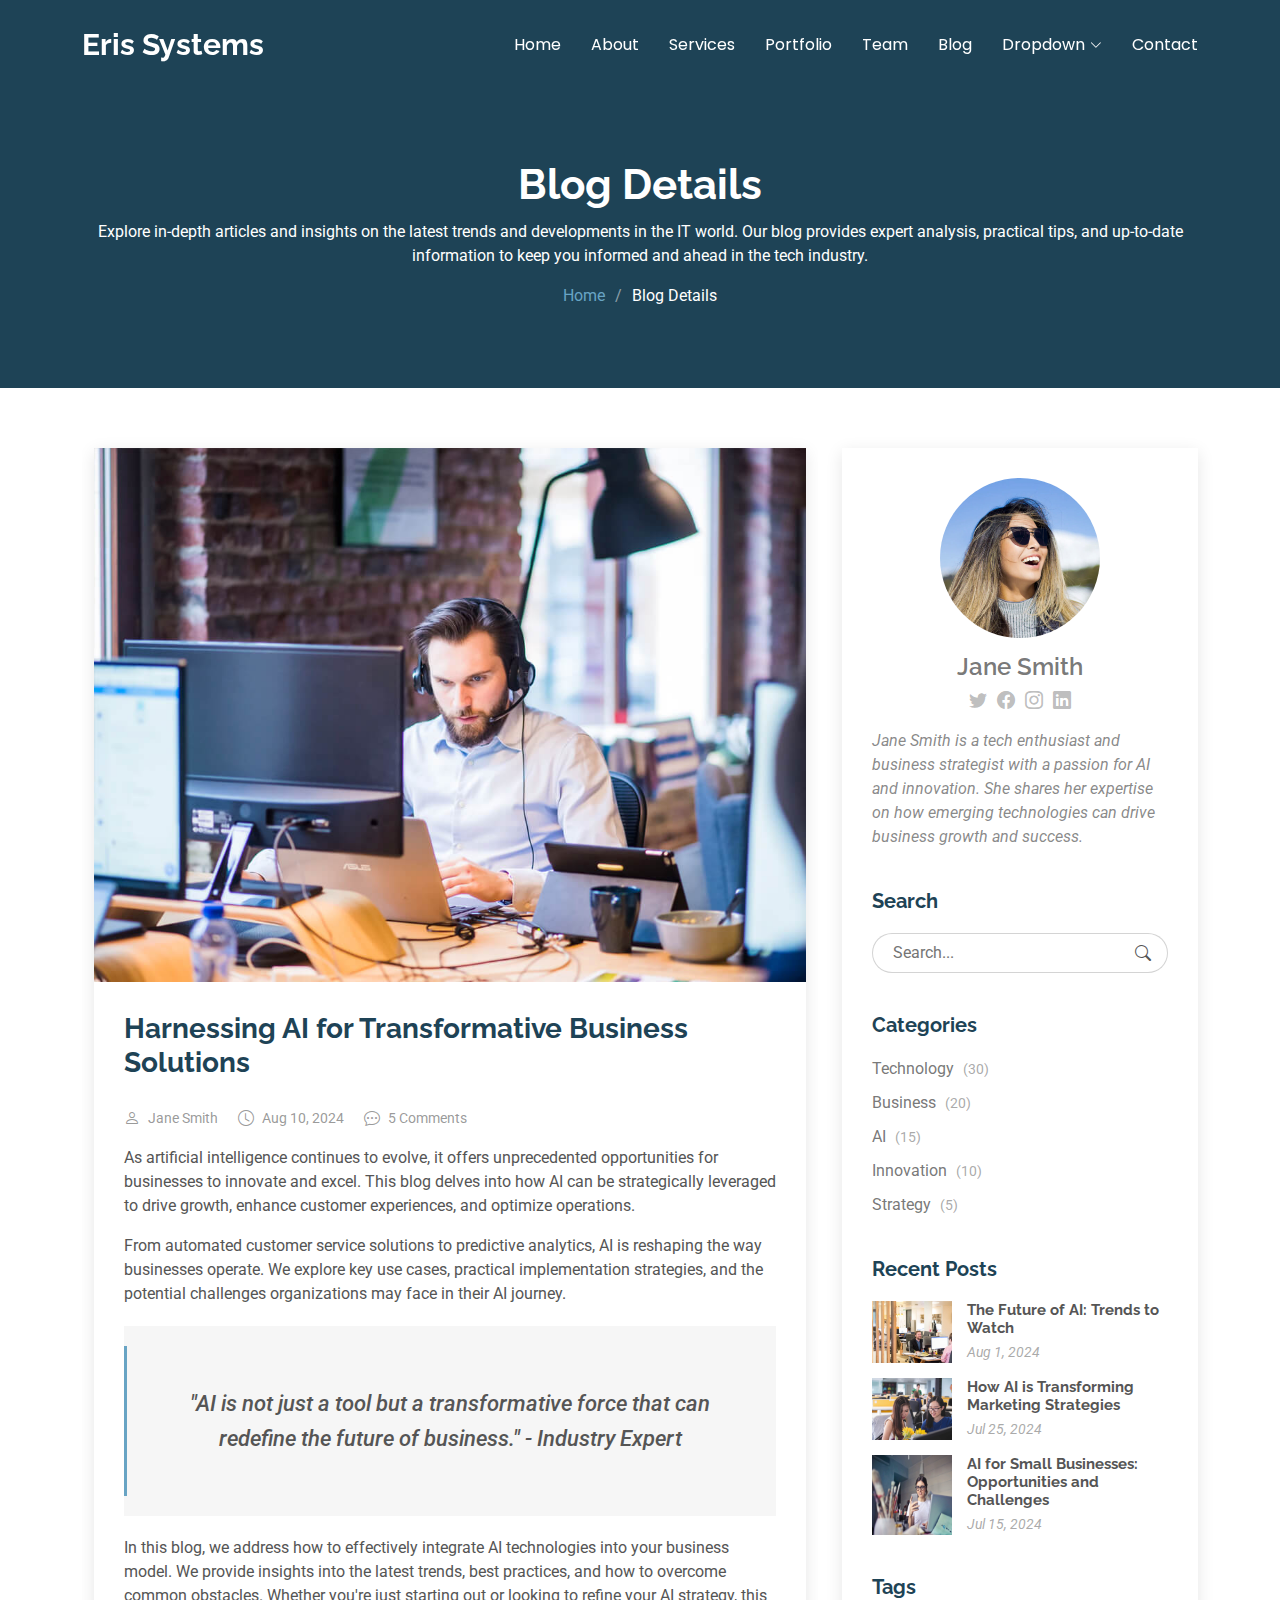
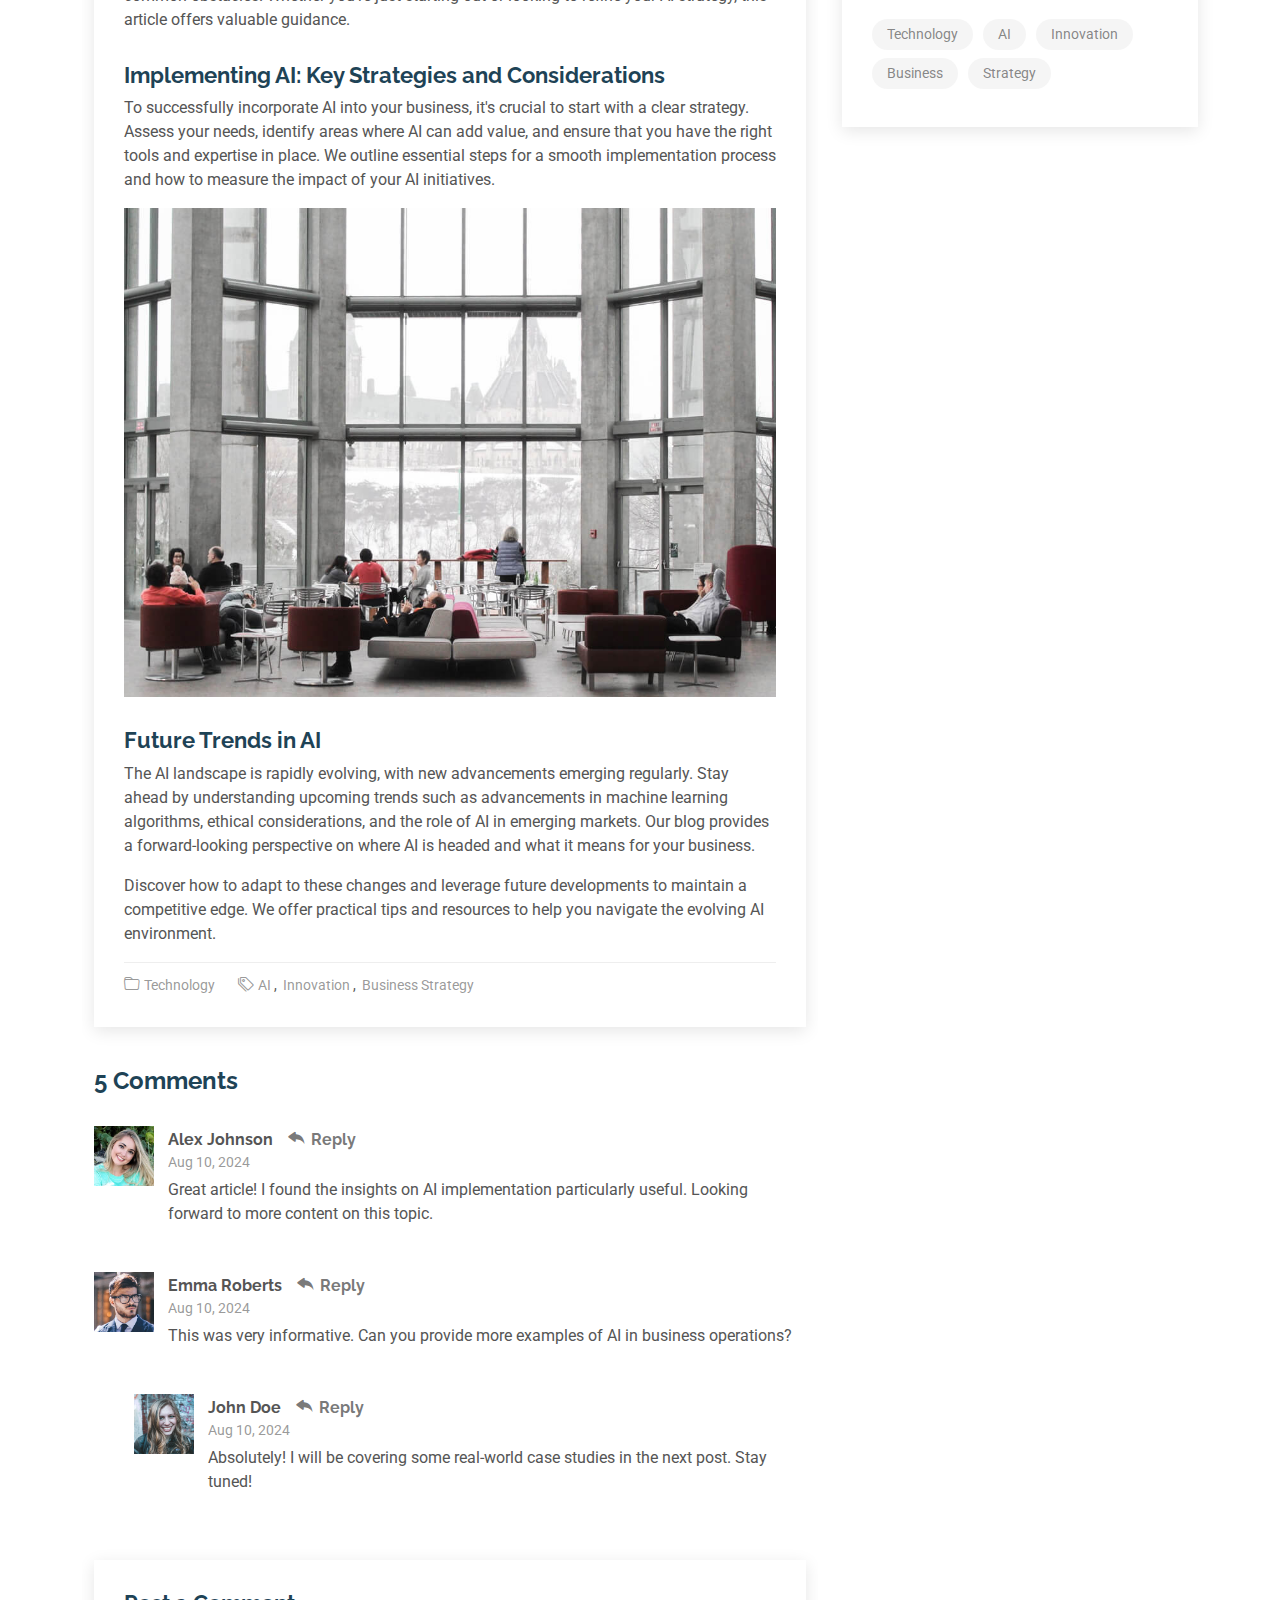
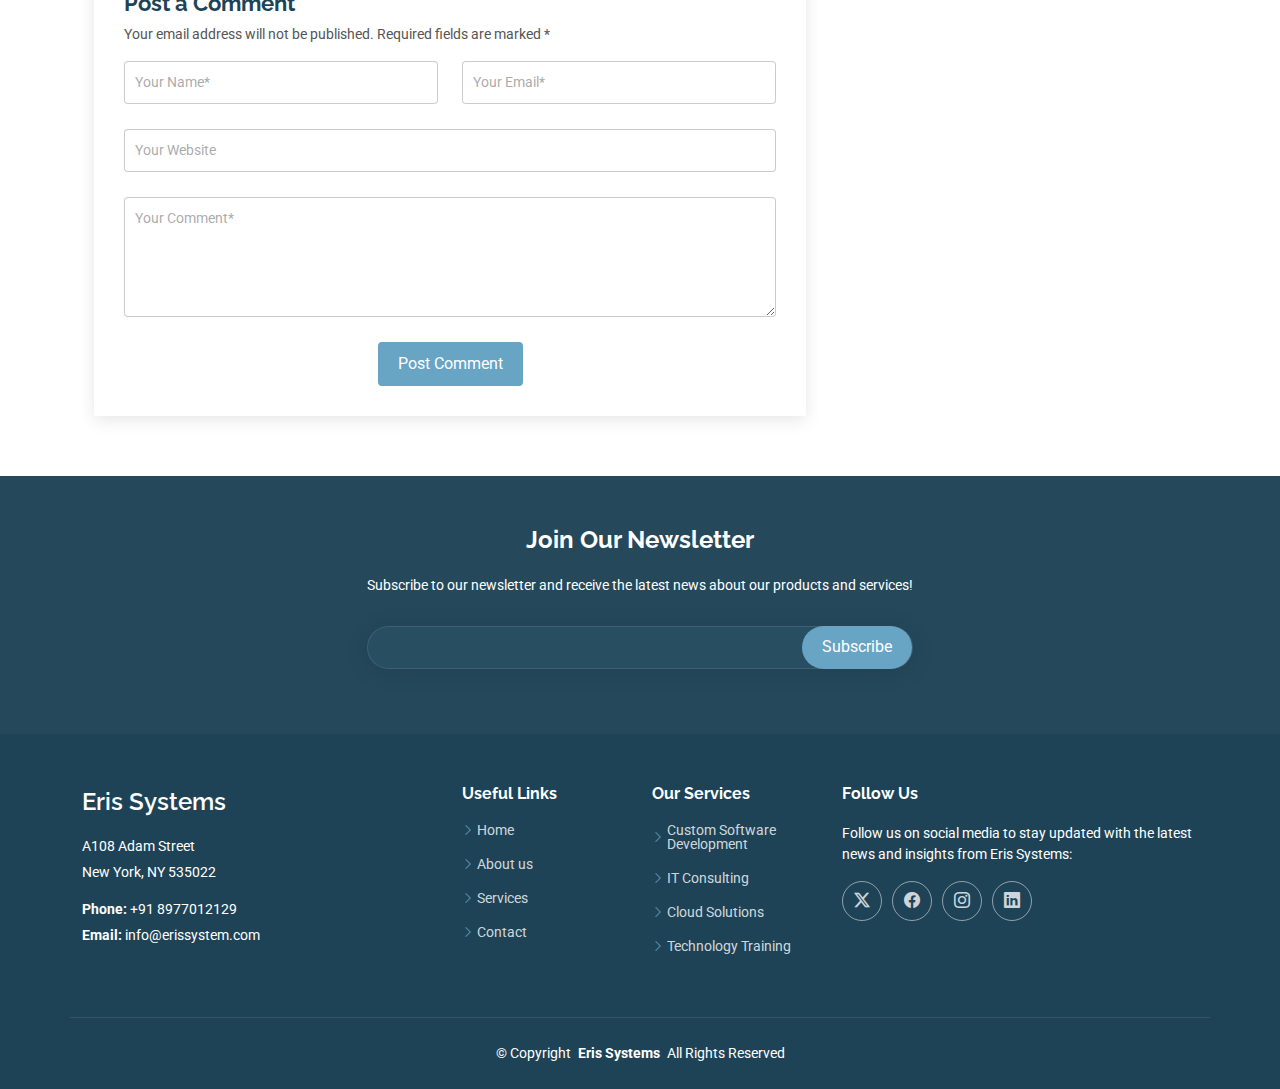
<file: blog-details.html>
<!DOCTYPE html>
<html lang="en">

<head>
  <meta charset="utf-8">
  <meta content="width=device-width, initial-scale=1.0" name="viewport">
  <title>Blog Details - Eris Systems</title>
  <meta name="description" content="">
  <meta name="keywords" content="">

  <!-- Favicons -->
  <link href="assets/img/favicon.png" rel="icon">
  <link href="assets/img/apple-touch-icon.png" rel="apple-touch-icon">

  <!-- Fonts -->
  <link href="https://fonts.googleapis.com" rel="preconnect">
  <link href="https://fonts.gstatic.com" rel="preconnect" crossorigin>
  <link
    href="https://fonts.googleapis.com/css2?family=Roboto:ital,wght@0,100;0,300;0,400;0,500;0,700;0,900;1,100;1,300;1,400;1,500;1,700;1,900&family=Poppins:ital,wght@0,100;0,200;0,300;0,400;0,500;0,600;0,700;0,800;0,900;1,100;1,200;1,300;1,400;1,500;1,600;1,700;1,800;1,900&family=Raleway:ital,wght@0,100;0,200;0,300;0,400;0,500;0,600;0,700;0,800;0,900;1,100;1,200;1,300;1,400;1,500;1,600;1,700;1,800;1,900&display=swap"
    rel="stylesheet">

  <!-- Vendor CSS Files -->
  <link href="assets/vendor/bootstrap/css/bootstrap.min.css" rel="stylesheet">
  <link href="assets/vendor/bootstrap-icons/bootstrap-icons.css" rel="stylesheet">
  <link href="assets/vendor/aos/aos.css" rel="stylesheet">
  <link href="assets/vendor/glightbox/css/glightbox.min.css" rel="stylesheet">
  <link href="assets/vendor/swiper/swiper-bundle.min.css" rel="stylesheet">

  <!-- Main CSS File -->
  <link href="assets/css/main.css" rel="stylesheet">

  <!-- =======================================================
  * Template Name: Eris Systems
  * Template URL: https://bootstrapmade.com/free-bootstrap-template-corporate-moderna/
  * Updated: Aug 07 2024 with Bootstrap v5.3.3
  * Author: BootstrapMade.com
  * License: https://bootstrapmade.com/license/
  ======================================================== -->
</head>

<body class="blog-details-page">

  <header id="header" class="header d-flex align-items-center fixed-top">
    <div class="container-fluid container-xl position-relative d-flex align-items-center justify-content-between">

      <a href="index.html" class="logo d-flex align-items-center">
        <!-- Uncomment the line below if you also wish to use an image logo -->
        <!-- <img src="assets/img/logo.png" alt=""> -->
        <h1 class="sitename">Eris Systems</h1>
      </a>

      <nav id="navmenu" class="navmenu">
        <ul>
          <li><a href="index.html">Home</a></li>
          <li><a href="about.html">About</a></li>
          <li><a href="services.html">Services</a></li>
          <li><a href="portfolio.html">Portfolio</a></li>
          <li><a href="team.html">Team</a></li>
          <li><a href="blog.html">Blog</a></li>
          <li class="dropdown"><a href="#"><span>Dropdown</span> <i class="bi bi-chevron-down toggle-dropdown"></i></a>
            <ul>
              <li><a href="#">Dropdown 1</a></li>
              <li class="dropdown"><a href="#"><span>Deep Dropdown</span> <i
                    class="bi bi-chevron-down toggle-dropdown"></i></a>
                <ul>
                  <li><a href="#">Deep Dropdown 1</a></li>
                  <li><a href="#">Deep Dropdown 2</a></li>
                  <li><a href="#">Deep Dropdown 3</a></li>
                  <li><a href="#">Deep Dropdown 4</a></li>
                  <li><a href="#">Deep Dropdown 5</a></li>
                </ul>
              </li>
              <li><a href="#">Dropdown 2</a></li>
              <li><a href="#">Dropdown 3</a></li>
              <li><a href="#">Dropdown 4</a></li>
            </ul>
          </li>
          <li><a href="contact.html">Contact</a></li>
        </ul>
        <i class="mobile-nav-toggle d-xl-none bi bi-list"></i>
      </nav>

    </div>
  </header>

  <main class="main">

    <div class="page-title dark-background">
      <div class="container position-relative">
        <h1>Blog Details</h1>
        <p>Explore in-depth articles and insights on the latest trends and developments in the IT world. Our blog
          provides expert analysis, practical tips, and up-to-date information to keep you informed and ahead in the
          tech industry.</p>
        <nav class="breadcrumbs">
          <ol>
            <li><a href="index.html">Home</a></li>
            <li class="current">Blog Details</li>
          </ol>
        </nav>
      </div>
    </div><!-- End Page Title -->

    <div class="container">
      <div class="row">

        <div class="col-lg-8">
      
          <!-- Blog Details Section -->
          <section id="blog-details" class="blog-details section">
            <div class="container">
      
              <article class="article">
      
                <div class="post-img">
                  <img src="assets/img/blog/blog-1.jpg" alt="Blog image" class="img-fluid">
                </div>
      
                <h2 class="title">Harnessing AI for Transformative Business Solutions</h2>
      
                <div class="meta-top">
                  <ul>
                    <li class="d-flex align-items-center"><i class="bi bi-person"></i> <a href="blog-details.html">Jane Smith</a></li>
                    <li class="d-flex align-items-center"><i class="bi bi-clock"></i> <a href="blog-details.html"><time datetime="2024-08-10">Aug 10, 2024</time></a></li>
                    <li class="d-flex align-items-center"><i class="bi bi-chat-dots"></i> <a href="blog-details.html">5 Comments</a></li>
                  </ul>
                </div><!-- End meta top -->
      
                <div class="content">
                  <p>
                    As artificial intelligence continues to evolve, it offers unprecedented opportunities for businesses to innovate and excel. This blog delves into how AI can be strategically leveraged to drive growth, enhance customer experiences, and optimize operations.
                  </p>
      
                  <p>
                    From automated customer service solutions to predictive analytics, AI is reshaping the way businesses operate. We explore key use cases, practical implementation strategies, and the potential challenges organizations may face in their AI journey.
                  </p>
      
                  <blockquote>
                    <p>
                      "AI is not just a tool but a transformative force that can redefine the future of business." - Industry Expert
                    </p>
                  </blockquote>
      
                  <p>
                    In this blog, we address how to effectively integrate AI technologies into your business model. We provide insights into the latest trends, best practices, and how to overcome common obstacles. Whether you're just starting out or looking to refine your AI strategy, this article offers valuable guidance.
                  </p>
      
                  <h3>Implementing AI: Key Strategies and Considerations</h3>
                  <p>
                    To successfully incorporate AI into your business, it's crucial to start with a clear strategy. Assess your needs, identify areas where AI can add value, and ensure that you have the right tools and expertise in place. We outline essential steps for a smooth implementation process and how to measure the impact of your AI initiatives.
                  </p>
                  <img src="assets/img/blog/blog-inside-post.jpg" class="img-fluid" alt="AI Implementation">
      
                  <h3>Future Trends in AI</h3>
                  <p>
                    The AI landscape is rapidly evolving, with new advancements emerging regularly. Stay ahead by understanding upcoming trends such as advancements in machine learning algorithms, ethical considerations, and the role of AI in emerging markets. Our blog provides a forward-looking perspective on where AI is headed and what it means for your business.
                  </p>
                  <p>
                    Discover how to adapt to these changes and leverage future developments to maintain a competitive edge. We offer practical tips and resources to help you navigate the evolving AI environment.
                  </p>
      
                </div><!-- End post content -->
      
                <div class="meta-bottom">
                  <i class="bi bi-folder"></i>
                  <ul class="cats">
                    <li><a href="#">Technology</a></li>
                  </ul>
      
                  <i class="bi bi-tags"></i>
                  <ul class="tags">
                    <li><a href="#">AI</a></li>
                    <li><a href="#">Innovation</a></li>
                    <li><a href="#">Business Strategy</a></li>
                  </ul>
                </div><!-- End meta bottom -->
      
              </article>
      
            </div>
          </section><!-- /Blog Details Section -->
      
          <!-- Blog Comments Section -->
          <section id="blog-comments" class="blog-comments section">
      
            <div class="container">
      
              <h4 class="comments-count">5 Comments</h4>
      
              <div id="comment-1" class="comment">
                <div class="d-flex">
                  <div class="comment-img"><img src="assets/img/blog/comments-1.jpg" alt="Commenter 1"></div>
                  <div>
                    <h5><a href="#">Alex Johnson</a> <a href="#" class="reply"><i class="bi bi-reply-fill"></i> Reply</a></h5>
                    <time datetime="2024-08-10">Aug 10, 2024</time>
                    <p>
                      Great article! I found the insights on AI implementation particularly useful. Looking forward to more content on this topic.
                    </p>
                  </div>
                </div>
              </div><!-- End comment #1 -->
      
              <div id="comment-2" class="comment">
                <div class="d-flex">
                  <div class="comment-img"><img src="assets/img/blog/comments-2.jpg" alt="Commenter 2"></div>
                  <div>
                    <h5><a href="#">Emma Roberts</a> <a href="#" class="reply"><i class="bi bi-reply-fill"></i> Reply</a></h5>
                    <time datetime="2024-08-10">Aug 10, 2024</time>
                    <p>
                      This was very informative. Can you provide more examples of AI in business operations?
                    </p>
                  </div>
                </div>
              </div><!-- End comment #2 -->
      
              <div id="comment-reply-1" class="comment comment-reply">
                <div class="d-flex">
                  <div class="comment-img"><img src="assets/img/blog/comments-3.jpg" alt="Reply Commenter"></div>
                  <div>
                    <h5><a href="#">John Doe</a> <a href="#" class="reply"><i class="bi bi-reply-fill"></i> Reply</a></h5>
                    <time datetime="2024-08-10">Aug 10, 2024</time>
                    <p>
                      Absolutely! I will be covering some real-world case studies in the next post. Stay tuned!
                    </p>
                  </div>
                </div>
              </div><!-- End comment reply #1-->
      
            </div>
      
          </section><!-- /Blog Comments Section -->
      
          <!-- Comment Form Section -->
          <section id="comment-form" class="comment-form section">
            <div class="container">
      
              <form action="">
      
                <h4>Post a Comment</h4>
                <p>Your email address will not be published. Required fields are marked *</p>
                <div class="row">
                  <div class="col-md-6 form-group">
                    <input name="name" type="text" class="form-control" placeholder="Your Name*">
                  </div>
                  <div class="col-md-6 form-group">
                    <input name="email" type="email" class="form-control" placeholder="Your Email*">
                  </div>
                </div>
                <div class="row">
                  <div class="col form-group">
                    <input name="website" type="text" class="form-control" placeholder="Your Website">
                  </div>
                </div>
                <div class="row">
                  <div class="col form-group">
                    <textarea name="comment" class="form-control" placeholder="Your Comment*"></textarea>
                  </div>
                </div>
      
                <div class="text-center">
                  <button type="submit" class="btn btn-primary">Post Comment</button>
                </div>
      
              </form>
      
            </div>
          </section><!-- /Comment Form Section -->
      
        </div>
      
        <div class="col-lg-4 sidebar">
      
          <div class="widgets-container">
      
            <!-- Blog Author Widget -->
            <div class="blog-author-widget widget-item">
      
              <div class="d-flex flex-column align-items-center">
                <img src="assets/img/blog/blog-author.jpg" class="rounded-circle flex-shrink-0" alt="Author Jane Smith">
                <h4>Jane Smith</h4>
                <div class="social-links">
                  <a href="https://twitter.com/#"><i class="bi bi-twitter"></i></a>
                  <a href="https://facebook.com/#"><i class="bi bi-facebook"></i></a>
                  <a href="https://instagram.com/#"><i class="bi bi-instagram"></i></a>
                  <a href="https://linkedin.com/#"><i class="bi bi-linkedin"></i></a>
                </div>
      
                <p>
                  Jane Smith is a tech enthusiast and business strategist with a passion for AI and innovation. She shares her expertise on how emerging technologies can drive business growth and success.
                </p>
      
              </div>
            </div><!--/Blog Author Widget -->
      
            <!-- Search Widget -->
            <div class="search-widget widget-item">
      
              <h3 class="widget-title">Search</h3>
              <form action="">
                <input type="text" placeholder="Search...">
                <button type="submit" title="Search"><i class="bi bi-search"></i></button>
              </form>
      
            </div><!--/Search Widget -->
      
            <!-- Categories Widget -->
            <div class="categories-widget widget-item">
      
              <h3 class="widget-title">Categories</h3>
              <ul class="mt-3">
                <li><a href="#">Technology <span>(30)</span></a></li>
                <li><a href="#">Business <span>(20)</span></a></li>
                <li><a href="#">AI <span>(15)</span></a></li>
                <li><a href="#">Innovation <span>(10)</span></a></li>
                <li><a href="#">Strategy <span>(5)</span></a></li>
              </ul>
      
            </div><!--/Categories Widget -->
      
            <!-- Recent Posts Widget -->
            <div class="recent-posts-widget widget-item">
      
              <h3 class="widget-title">Recent Posts</h3>
      
              <div class="post-item">
                <img src="assets/img/blog/blog-recent-1.jpg" alt="Recent Post 1" class="flex-shrink-0">
                <div>
                  <h4><a href="blog-details.html">The Future of AI: Trends to Watch</a></h4>
                  <time datetime="2024-08-01">Aug 1, 2024</time>
                </div>
              </div><!-- End recent post item-->
      
              <div class="post-item">
                <img src="assets/img/blog/blog-recent-2.jpg" alt="Recent Post 2" class="flex-shrink-0">
                <div>
                  <h4><a href="blog-details.html">How AI is Transforming Marketing Strategies</a></h4>
                  <time datetime="2024-07-25">Jul 25, 2024</time>
                </div>
              </div><!-- End recent post item-->
      
              <div class="post-item">
                <img src="assets/img/blog/blog-recent-3.jpg" alt="Recent Post 3" class="flex-shrink-0">
                <div>
                  <h4><a href="blog-details.html">AI for Small Businesses: Opportunities and Challenges</a></h4>
                  <time datetime="2024-07-15">Jul 15, 2024</time>
                </div>
              </div><!-- End recent post item-->
      
            </div><!--/Recent Posts Widget -->
      
            <!-- Tags Widget -->
            <div class="tags-widget widget-item">
      
              <h3 class="widget-title">Tags</h3>
              <ul>
                <li><a href="#">Technology</a></li>
                <li><a href="#">AI</a></li>
                <li><a href="#">Innovation</a></li>
                <li><a href="#">Business</a></li>
                <li><a href="#">Strategy</a></li>
              </ul>
      
            </div><!--/Tags Widget -->
      
          </div>
      
        </div>
      
      </div>
      
    </div>

  </main>

  <footer id="footer" class="footer dark-background">

    <div class="footer-newsletter">
      <div class="container">
        <div class="row justify-content-center text-center">
          <div class="col-lg-6">
            <h4>Join Our Newsletter</h4>
            <p>Subscribe to our newsletter and receive the latest news about our products and services!</p>
            <form action="forms/newsletter.php" method="post" class="php-email-form">
              <div class="newsletter-form"><input type="email" name="email"><input type="submit" value="Subscribe">
              </div>
              <div class="loading">Loading</div>
              <div class="error-message"></div>
              <div class="sent-message">Your subscription request has been sent. Thank you!</div>
            </form>
          </div>
        </div>
      </div>
    </div>

    <div class="container footer-top">
      <div class="row gy-4">
        <div class="col-lg-4 col-md-6 footer-about">
          <a href="index.html" class="d-flex align-items-center">
            <span class="sitename">Eris Systems</span>
          </a>
          <div class="footer-contact pt-3">
            <p>A108 Adam Street</p>
            <p>New York, NY 535022</p>
            <p class="mt-3"><strong>Phone:</strong> <span>+91 8977012129</span></p>
            <p><strong>Email:</strong> <span>info@erissystem.com</span></p>
          </div>
        </div>

        <div class="col-lg-2 col-md-3 footer-links">
          <h4>Useful Links</h4>
          <ul>
            <li><i class="bi bi-chevron-right"></i> <a href="index.html">Home</a></li>
            <li><i class="bi bi-chevron-right"></i> <a href="about.html">About us</a></li>
            <li><i class="bi bi-chevron-right"></i> <a href="services.html">Services</a></li>
            <li><i class="bi bi-chevron-right"></i> <a href="contact.html">Contact</a></li>
          </ul>
        </div>

        <div class="col-lg-2 col-md-3 footer-links">
          <h4>Our Services</h4>
          <ul>
            <li><i class="bi bi-chevron-right"></i> <a href="custom-development.html">Custom Software Development</a>
            </li>
            <li><i class="bi bi-chevron-right"></i> <a href="it-consulting.html">IT Consulting</a></li>
            <li><i class="bi bi-chevron-right"></i> <a href="cloud-solutions.html">Cloud Solutions</a></li>
            <li><i class="bi bi-chevron-right"></i> <a href="technology-training.html">Technology Training</a></li>
          </ul>
        </div>

        <div class="col-lg-4 col-md-12">
          <h4>Follow Us</h4>
          <p>Follow us on social media to stay updated with the latest news and insights from Eris Systems:</p>
          <div class="social-links d-flex">
            <a href=""><i class="bi bi-twitter-x"></i></a>
            <a href=""><i class="bi bi-facebook"></i></a>
            <a href=""><i class="bi bi-instagram"></i></a>
            <a href=""><i class="bi bi-linkedin"></i></a>
          </div>
        </div>

      </div>
    </div>

    <div class="container copyright text-center mt-4">
      <p>© <span>Copyright</span> <strong class="px-1 sitename">Eris Systems</strong> <span>All Rights Reserved</span>
      </p>
    </div>

  </footer>

  <!-- Scroll Top -->
  <a href="#" id="scroll-top" class="scroll-top d-flex align-items-center justify-content-center"><i
      class="bi bi-arrow-up-short"></i></a>

  <!-- Preloader -->
  <div id="preloader"></div>

  <!-- Vendor JS Files -->
  <script src="assets/vendor/bootstrap/js/bootstrap.bundle.min.js"></script>
  <script src="assets/vendor/php-email-form/validate.js"></script>
  <script src="assets/vendor/aos/aos.js"></script>
  <script src="assets/vendor/glightbox/js/glightbox.min.js"></script>
  <script src="assets/vendor/purecounter/purecounter_vanilla.js"></script>
  <script src="assets/vendor/swiper/swiper-bundle.min.js"></script>
  <script src="assets/vendor/waypoints/noframework.waypoints.js"></script>
  <script src="assets/vendor/imagesloaded/imagesloaded.pkgd.min.js"></script>
  <script src="assets/vendor/isotope-layout/isotope.pkgd.min.js"></script>

  <!-- Main JS File -->
  <script src="assets/js/main.js"></script>

</body>

</html>
</file>
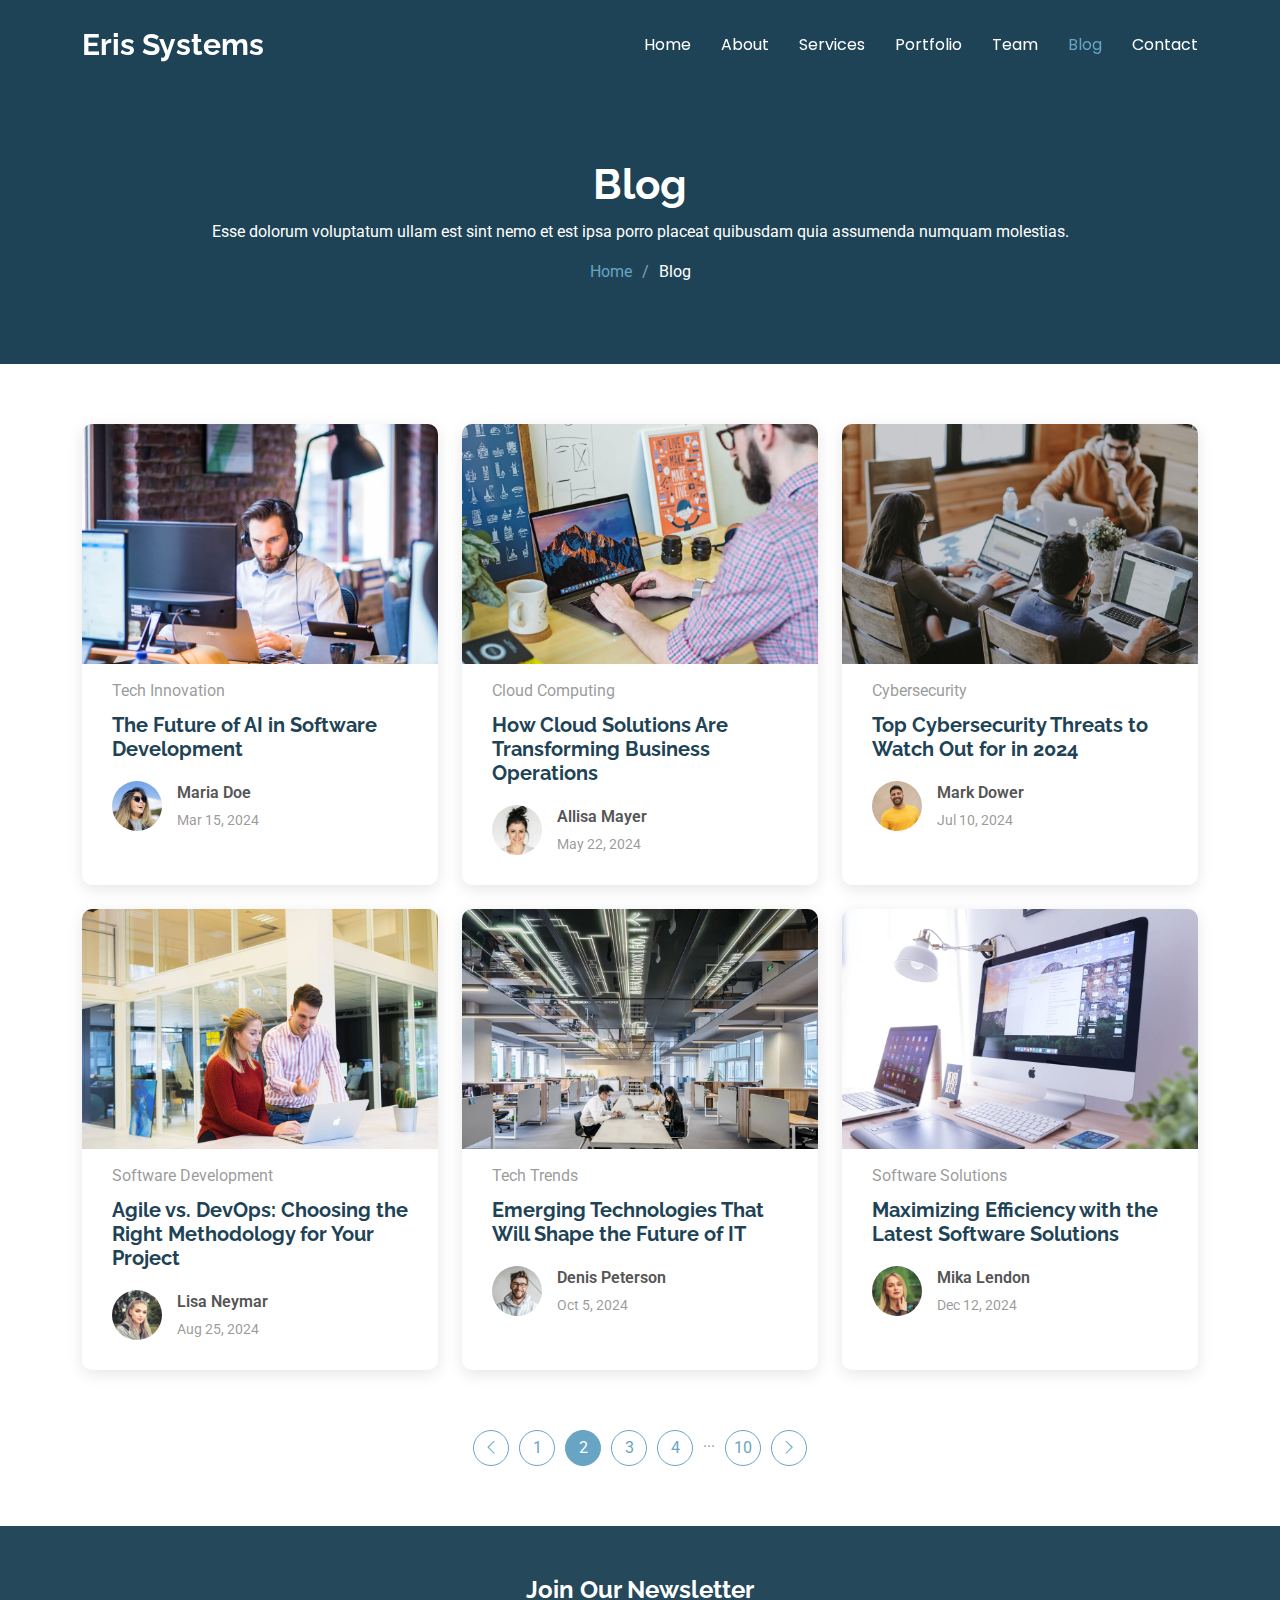
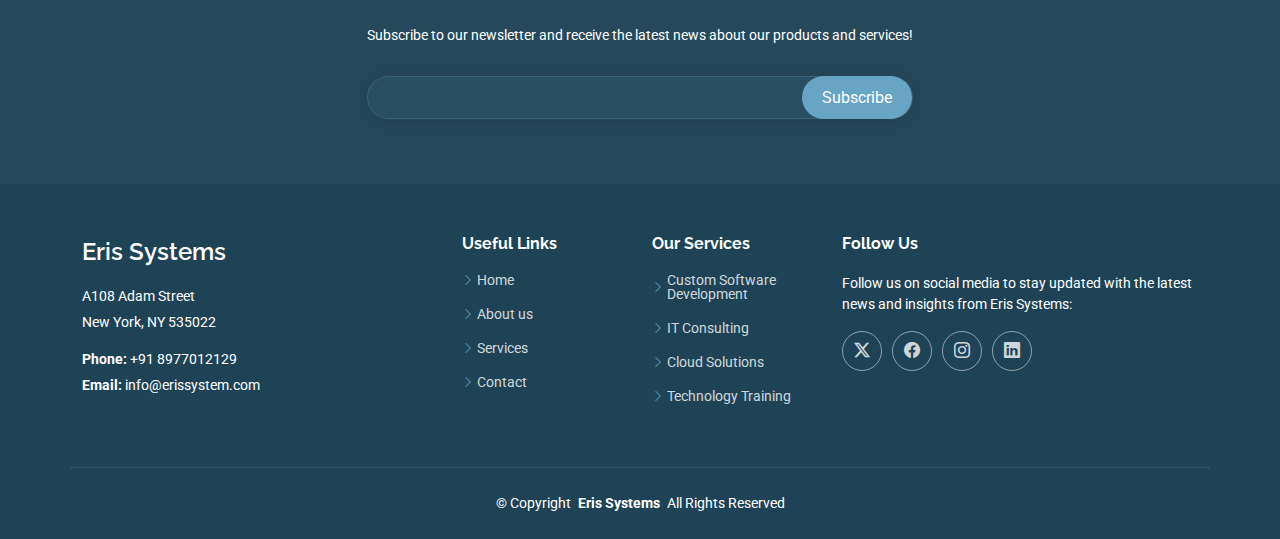
<file: blog.html>
<!DOCTYPE html>
<html lang="en">

<head>
  <meta charset="utf-8">
  <meta content="width=device-width, initial-scale=1.0" name="viewport">
  <title>Blog - Eris Systems</title>
  <meta name="description" content="">
  <meta name="keywords" content="">

  <!-- Favicons -->
  <link href="assets/img/favicon.png" rel="icon">
  <link href="assets/img/apple-touch-icon.png" rel="apple-touch-icon">

  <!-- Fonts -->
  <link href="https://fonts.googleapis.com" rel="preconnect">
  <link href="https://fonts.gstatic.com" rel="preconnect" crossorigin>
  <link
    href="https://fonts.googleapis.com/css2?family=Roboto:ital,wght@0,100;0,300;0,400;0,500;0,700;0,900;1,100;1,300;1,400;1,500;1,700;1,900&family=Poppins:ital,wght@0,100;0,200;0,300;0,400;0,500;0,600;0,700;0,800;0,900;1,100;1,200;1,300;1,400;1,500;1,600;1,700;1,800;1,900&family=Raleway:ital,wght@0,100;0,200;0,300;0,400;0,500;0,600;0,700;0,800;0,900;1,100;1,200;1,300;1,400;1,500;1,600;1,700;1,800;1,900&display=swap"
    rel="stylesheet">

  <!-- Vendor CSS Files -->
  <link href="assets/vendor/bootstrap/css/bootstrap.min.css" rel="stylesheet">
  <link href="assets/vendor/bootstrap-icons/bootstrap-icons.css" rel="stylesheet">
  <link href="assets/vendor/aos/aos.css" rel="stylesheet">
  <link href="assets/vendor/glightbox/css/glightbox.min.css" rel="stylesheet">
  <link href="assets/vendor/swiper/swiper-bundle.min.css" rel="stylesheet">

  <!-- Main CSS File -->
  <link href="assets/css/main.css" rel="stylesheet">
</head>

<body class="blog-page">

  <header id="header" class="header d-flex align-items-center fixed-top">
    <div class="container-fluid container-xl position-relative d-flex align-items-center justify-content-between">

      <a href="index.html" class="logo d-flex align-items-center">
        <!-- Uncomment the line below if you also wish to use an image logo -->
        <!-- <img src="assets/img/logo.png" alt=""> -->
        <h1 class="sitename">Eris Systems</h1>
      </a>

      <nav id="navmenu" class="navmenu">
        <ul>
          <li><a href="index.html">Home</a></li>
          <li><a href="about.html">About</a></li>
          <li><a href="services.html">Services</a></li>
          <li><a href="portfolio.html">Portfolio</a></li>
          <li><a href="team.html">Team</a></li>
          <li><a href="blog.html" class="active">Blog</a></li>
          <li><a href="contact.html">Contact</a></li>
        </ul>
        <i class="mobile-nav-toggle d-xl-none bi bi-list"></i>
      </nav>

    </div>
  </header>

  <main class="main">

    <!-- Page Title -->
    <div class="page-title dark-background">
      <div class="container position-relative">
        <h1>Blog</h1>
        <p>Esse dolorum voluptatum ullam est sint nemo et est ipsa porro placeat quibusdam quia assumenda numquam
          molestias.</p>
        <nav class="breadcrumbs">
          <ol>
            <li><a href="index.html">Home</a></li>
            <li class="current">Blog</li>
          </ol>
        </nav>
      </div>
    </div><!-- End Page Title -->

    <!-- Blog Posts Section -->
    <section id="blog-posts" class="blog-posts section">

      <div class="container">
        <div class="row gy-4">

          <div class="col-lg-4">
            <article>
              <div class="post-img">
                <img src="assets/img/blog/blog-1.jpg" alt="Tech Innovation" class="img-fluid">
              </div>
              <p class="post-category">Tech Innovation</p>
              <h2 class="title">
                <a href="blog-details.html">The Future of AI in Software Development</a>
              </h2>
              <div class="d-flex align-items-center">
                <img src="assets/img/blog/blog-author.jpg" alt="Author Maria Doe"
                  class="img-fluid post-author-img flex-shrink-0">
                <div class="post-meta">
                  <p class="post-author">Maria Doe</p>
                  <p class="post-date">
                    <time datetime="2024-03-15">Mar 15, 2024</time>
                  </p>
                </div>
              </div>
            </article>
          </div><!-- End post list item -->

          <div class="col-lg-4">
            <article>
              <div class="post-img">
                <img src="assets/img/blog/blog-2.jpg" alt="Cloud Computing" class="img-fluid">
              </div>
              <p class="post-category">Cloud Computing</p>
              <h2 class="title">
                <a href="blog-details.html">How Cloud Solutions Are Transforming Business Operations</a>
              </h2>
              <div class="d-flex align-items-center">
                <img src="assets/img/blog/blog-author-2.jpg" alt="Author Allisa Mayer"
                  class="img-fluid post-author-img flex-shrink-0">
                <div class="post-meta">
                  <p class="post-author">Allisa Mayer</p>
                  <p class="post-date">
                    <time datetime="2024-05-22">May 22, 2024</time>
                  </p>
                </div>
              </div>
            </article>
          </div><!-- End post list item -->

          <div class="col-lg-4">
            <article>
              <div class="post-img">
                <img src="assets/img/blog/blog-3.jpg" alt="Cybersecurity Trends" class="img-fluid">
              </div>
              <p class="post-category">Cybersecurity</p>
              <h2 class="title">
                <a href="blog-details.html">Top Cybersecurity Threats to Watch Out for in 2024</a>
              </h2>
              <div class="d-flex align-items-center">
                <img src="assets/img/blog/blog-author-3.jpg" alt="Author Mark Dower"
                  class="img-fluid post-author-img flex-shrink-0">
                <div class="post-meta">
                  <p class="post-author">Mark Dower</p>
                  <p class="post-date">
                    <time datetime="2024-07-10">Jul 10, 2024</time>
                  </p>
                </div>
              </div>
            </article>
          </div><!-- End post list item -->

          <div class="col-lg-4">
            <article>
              <div class="post-img">
                <img src="assets/img/blog/blog-4.jpg" alt="Software Development" class="img-fluid">
              </div>
              <p class="post-category">Software Development</p>
              <h2 class="title">
                <a href="blog-details.html">Agile vs. DevOps: Choosing the Right Methodology for Your Project</a>
              </h2>
              <div class="d-flex align-items-center">
                <img src="assets/img/blog/blog-author-4.jpg" alt="Author Lisa Neymar"
                  class="img-fluid post-author-img flex-shrink-0">
                <div class="post-meta">
                  <p class="post-author">Lisa Neymar</p>
                  <p class="post-date">
                    <time datetime="2024-08-25">Aug 25, 2024</time>
                  </p>
                </div>
              </div>
            </article>
          </div><!-- End post list item -->

          <div class="col-lg-4">
            <article>
              <div class="post-img">
                <img src="assets/img/blog/blog-5.jpg" alt="Tech Trends" class="img-fluid">
              </div>
              <p class="post-category">Tech Trends</p>
              <h2 class="title">
                <a href="blog-details.html">Emerging Technologies That Will Shape the Future of IT</a>
              </h2>
              <div class="d-flex align-items-center">
                <img src="assets/img/blog/blog-author-5.jpg" alt="Author Denis Peterson"
                  class="img-fluid post-author-img flex-shrink-0">
                <div class="post-meta">
                  <p class="post-author">Denis Peterson</p>
                  <p class="post-date">
                    <time datetime="2024-10-05">Oct 5, 2024</time>
                  </p>
                </div>
              </div>
            </article>
          </div><!-- End post list item -->

          <div class="col-lg-4">
            <article>
              <div class="post-img">
                <img src="assets/img/blog/blog-6.jpg" alt="Software Solutions" class="img-fluid">
              </div>
              <p class="post-category">Software Solutions</p>
              <h2 class="title">
                <a href="blog-details.html">Maximizing Efficiency with the Latest Software Solutions</a>
              </h2>
              <div class="d-flex align-items-center">
                <img src="assets/img/blog/blog-author-6.jpg" alt="Author Mika Lendon"
                  class="img-fluid post-author-img flex-shrink-0">
                <div class="post-meta">
                  <p class="post-author">Mika Lendon</p>
                  <p class="post-date">
                    <time datetime="2024-12-12">Dec 12, 2024</time>
                  </p>
                </div>
              </div>
            </article>
          </div><!-- End post list item -->

        </div>
      </div>


    </section><!-- /Blog Posts Section -->

    <!-- Blog Pagination Section -->
    <section id="blog-pagination" class="blog-pagination section">

      <div class="container">
        <div class="d-flex justify-content-center">
          <ul>
            <li><a href="#"><i class="bi bi-chevron-left"></i></a></li>
            <li><a href="#">1</a></li>
            <li><a href="#" class="active">2</a></li>
            <li><a href="#">3</a></li>
            <li><a href="#">4</a></li>
            <li>...</li>
            <li><a href="#">10</a></li>
            <li><a href="#"><i class="bi bi-chevron-right"></i></a></li>
          </ul>
        </div>
      </div>

    </section><!-- /Blog Pagination Section -->

  </main>

  <footer id="footer" class="footer dark-background">

    <div class="footer-newsletter">
      <div class="container">
        <div class="row justify-content-center text-center">
          <div class="col-lg-6">
            <h4>Join Our Newsletter</h4>
            <p>Subscribe to our newsletter and receive the latest news about our products and services!</p>
            <form action="forms/newsletter.php" method="post" class="php-email-form">
              <div class="newsletter-form"><input type="email" name="email"><input type="submit" value="Subscribe">
              </div>
              <div class="loading">Loading</div>
              <div class="error-message"></div>
              <div class="sent-message">Your subscription request has been sent. Thank you!</div>
            </form>
          </div>
        </div>
      </div>
    </div>

    <div class="container footer-top">
      <div class="row gy-4">
        <div class="col-lg-4 col-md-6 footer-about">
          <a href="index.html" class="d-flex align-items-center">
            <span class="sitename">Eris Systems</span>
          </a>
          <div class="footer-contact pt-3">
            <p>A108 Adam Street</p>
            <p>New York, NY 535022</p>
            <p class="mt-3"><strong>Phone:</strong> <span>+91 8977012129</span></p>
            <p><strong>Email:</strong> <span>info@erissystem.com</span></p>
          </div>
        </div>

        <div class="col-lg-2 col-md-3 footer-links">
          <h4>Useful Links</h4>
          <ul>
            <li><i class="bi bi-chevron-right"></i> <a href="index.html">Home</a></li>
            <li><i class="bi bi-chevron-right"></i> <a href="about.html">About us</a></li>
            <li><i class="bi bi-chevron-right"></i> <a href="services.html">Services</a></li>
            <li><i class="bi bi-chevron-right"></i> <a href="contact.html">Contact</a></li>
          </ul>
        </div>

        <div class="col-lg-2 col-md-3 footer-links">
          <h4>Our Services</h4>
          <ul>
            <li><i class="bi bi-chevron-right"></i> <a href="custom-development.html">Custom Software Development</a>
            </li>
            <li><i class="bi bi-chevron-right"></i> <a href="it-consulting.html">IT Consulting</a></li>
            <li><i class="bi bi-chevron-right"></i> <a href="cloud-solutions.html">Cloud Solutions</a></li>
            <li><i class="bi bi-chevron-right"></i> <a href="technology-training.html">Technology Training</a></li>
          </ul>
        </div>

        <div class="col-lg-4 col-md-12">
          <h4>Follow Us</h4>
          <p>Follow us on social media to stay updated with the latest news and insights from Eris Systems:</p>
          <div class="social-links d-flex">
            <a href=""><i class="bi bi-twitter-x"></i></a>
            <a href=""><i class="bi bi-facebook"></i></a>
            <a href=""><i class="bi bi-instagram"></i></a>
            <a href=""><i class="bi bi-linkedin"></i></a>
          </div>
        </div>

      </div>
    </div>

    <div class="container copyright text-center mt-4">
      <p>© <span>Copyright</span> <strong class="px-1 sitename">Eris Systems</strong> <span>All Rights Reserved</span>
      </p>
    </div>

  </footer>

  <!-- Scroll Top -->
  <a href="#" id="scroll-top" class="scroll-top d-flex align-items-center justify-content-center"><i
      class="bi bi-arrow-up-short"></i></a>

  <!-- Preloader -->
  <div id="preloader"></div>

  <!-- Vendor JS Files -->
  <script src="assets/vendor/bootstrap/js/bootstrap.bundle.min.js"></script>
  <script src="assets/vendor/php-email-form/validate.js"></script>
  <script src="assets/vendor/aos/aos.js"></script>
  <script src="assets/vendor/glightbox/js/glightbox.min.js"></script>
  <script src="assets/vendor/purecounter/purecounter_vanilla.js"></script>
  <script src="assets/vendor/swiper/swiper-bundle.min.js"></script>
  <script src="assets/vendor/waypoints/noframework.waypoints.js"></script>
  <script src="assets/vendor/imagesloaded/imagesloaded.pkgd.min.js"></script>
  <script src="assets/vendor/isotope-layout/isotope.pkgd.min.js"></script>

  <!-- Main JS File -->
  <script src="assets/js/main.js"></script>

</body>

</html>
</file>
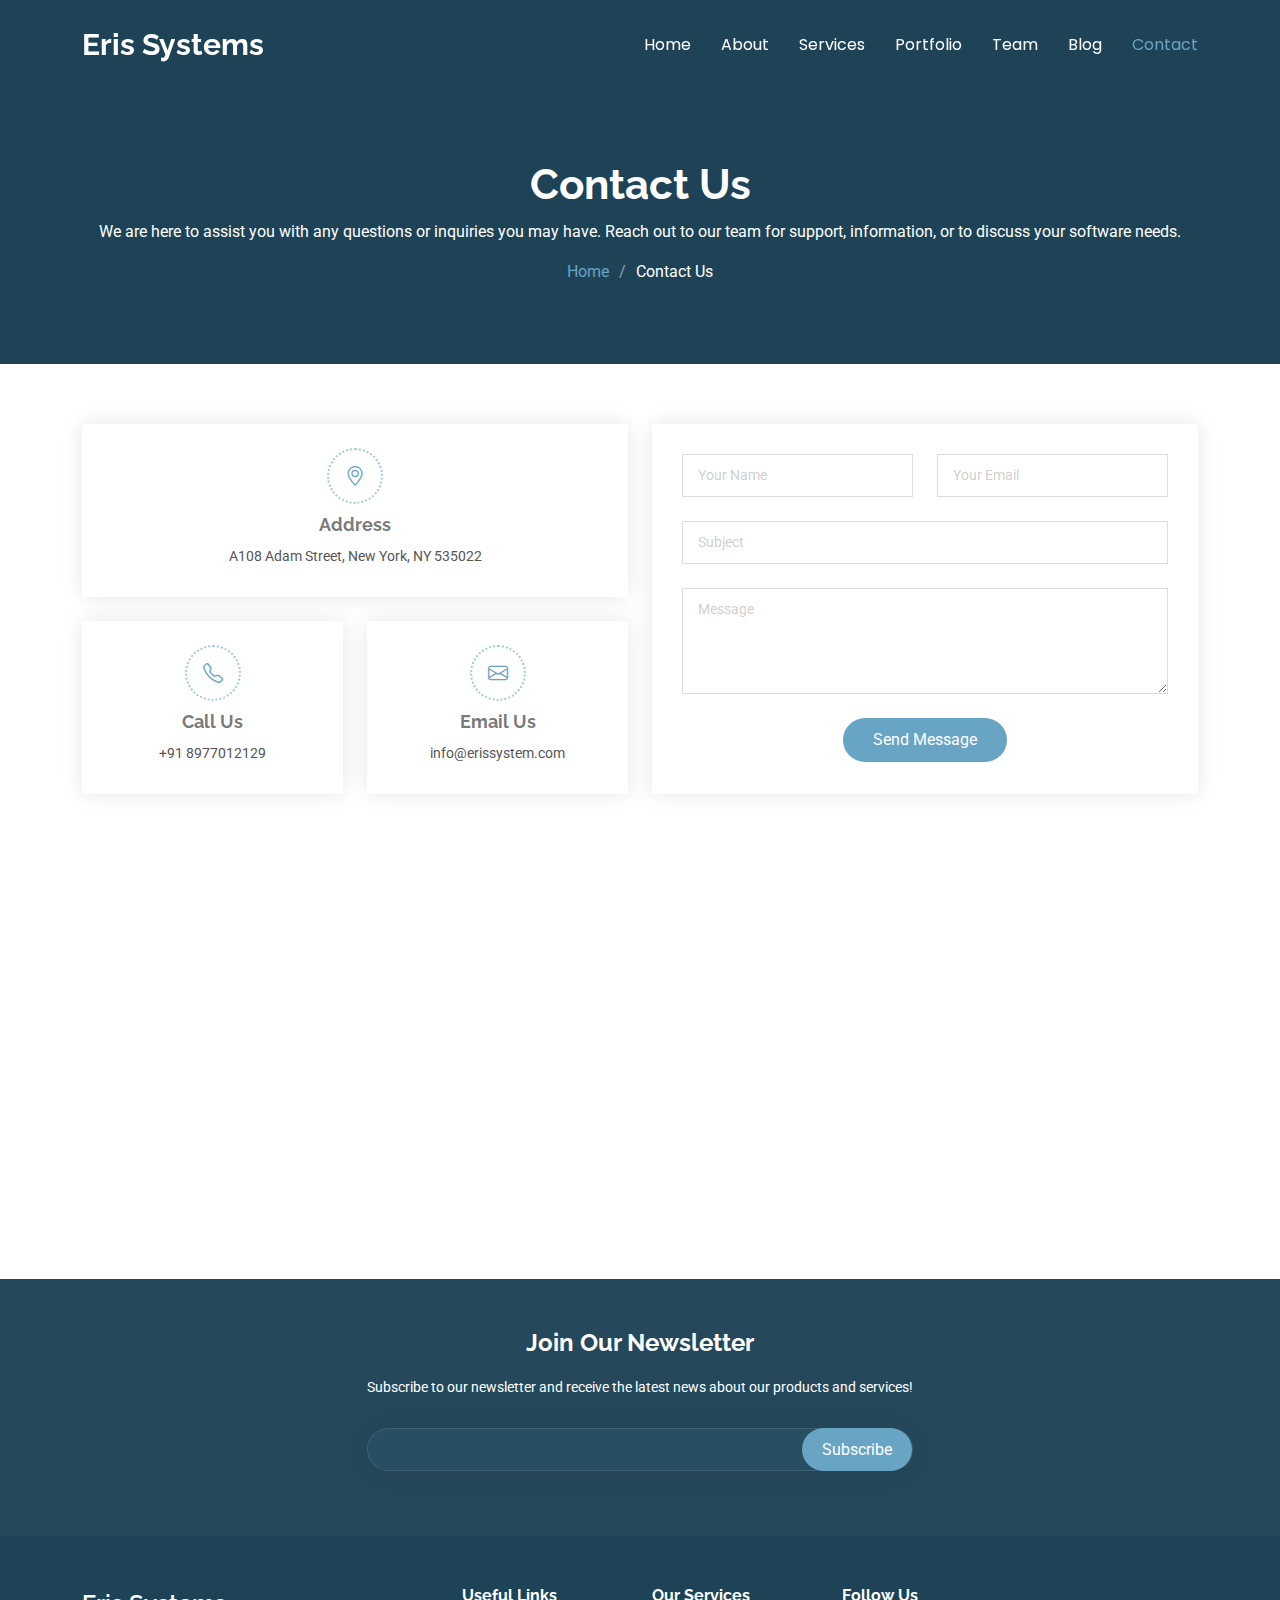
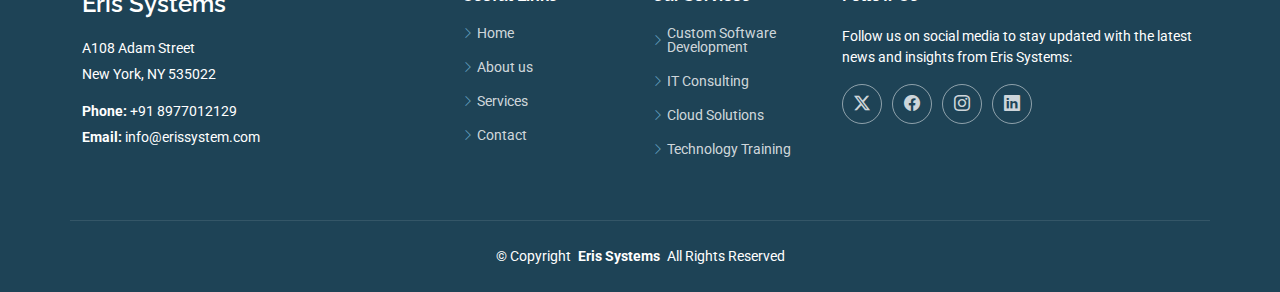
<file: contact.html>
<!DOCTYPE html>
<html lang="en">

<head>
  <meta charset="utf-8">
  <meta content="width=device-width, initial-scale=1.0" name="viewport">
  <title>Contact - Eris Systems</title>
  <meta name="description" content="">
  <meta name="keywords" content="">

  <!-- Favicons -->
  <link href="assets/img/favicon.png" rel="icon">
  <link href="assets/img/apple-touch-icon.png" rel="apple-touch-icon">

  <!-- Fonts -->
  <link href="https://fonts.googleapis.com" rel="preconnect">
  <link href="https://fonts.gstatic.com" rel="preconnect" crossorigin>
  <link
    href="https://fonts.googleapis.com/css2?family=Roboto:ital,wght@0,100;0,300;0,400;0,500;0,700;0,900;1,100;1,300;1,400;1,500;1,700;1,900&family=Poppins:ital,wght@0,100;0,200;0,300;0,400;0,500;0,600;0,700;0,800;0,900;1,100;1,200;1,300;1,400;1,500;1,600;1,700;1,800;1,900&family=Raleway:ital,wght@0,100;0,200;0,300;0,400;0,500;0,600;0,700;0,800;0,900;1,100;1,200;1,300;1,400;1,500;1,600;1,700;1,800;1,900&display=swap"
    rel="stylesheet">

  <!-- Vendor CSS Files -->
  <link href="assets/vendor/bootstrap/css/bootstrap.min.css" rel="stylesheet">
  <link href="assets/vendor/bootstrap-icons/bootstrap-icons.css" rel="stylesheet">
  <link href="assets/vendor/aos/aos.css" rel="stylesheet">
  <link href="assets/vendor/glightbox/css/glightbox.min.css" rel="stylesheet">
  <link href="assets/vendor/swiper/swiper-bundle.min.css" rel="stylesheet">

  <!-- Main CSS File -->
  <link href="assets/css/main.css" rel="stylesheet">

</head>

<body class="contact-page">

  <header id="header" class="header d-flex align-items-center fixed-top">
    <div class="container-fluid container-xl position-relative d-flex align-items-center justify-content-between">

      <a href="index.html" class="logo d-flex align-items-center">
        <!-- Uncomment the line below if you also wish to use an image logo -->
        <!-- <img src="assets/img/logo.png" alt=""> -->
        <h1 class="sitename">Eris Systems</h1>
      </a>

      <nav id="navmenu" class="navmenu">
        <ul>
          <li><a href="index.html">Home</a></li>
          <li><a href="about.html">About</a></li>
          <li><a href="services.html">Services</a></li>
          <li><a href="portfolio.html">Portfolio</a></li>
          <li><a href="team.html">Team</a></li>
          <li><a href="blog.html">Blog</a></li>
          <li><a href="contact.html" class="active">Contact</a></li>
        </ul>
        <i class="mobile-nav-toggle d-xl-none bi bi-list"></i>
      </nav>

    </div>
  </header>

  <main class="main">

    <!-- Page Title -->
    <div class="page-title dark-background">
      <div class="container position-relative">
        <h1>Contact Us</h1>
        <p>We are here to assist you with any questions or inquiries you may have. Reach out to our team for support,
          information, or to discuss your software needs.</p>
        <nav class="breadcrumbs">
          <ol>
            <li><a href="index.html">Home</a></li>
            <li class="current">Contact Us</li>
          </ol>
        </nav>
      </div>
    </div><!-- End Page Title -->


    <!-- Contact Section -->
    <section id="contact" class="contact section">

      <div class="container" data-aos="fade-up" data-aos-delay="100">

        <div class="row gy-4">
          <div class="col-lg-6 ">
            <div class="row gy-4">

              <div class="col-lg-12">
                <div class="info-item d-flex flex-column justify-content-center align-items-center" data-aos="fade-up"
                  data-aos-delay="200">
                  <i class="bi bi-geo-alt"></i>
                  <h3>Address</h3>
                  <p>A108 Adam Street, New York, NY 535022</p>
                </div>
              </div><!-- End Info Item -->

              <div class="col-md-6">
                <div class="info-item d-flex flex-column justify-content-center align-items-center" data-aos="fade-up"
                  data-aos-delay="300">
                  <i class="bi bi-telephone"></i>
                  <h3>Call Us</h3>
                  <p>+91 8977012129</p>
                </div>
              </div><!-- End Info Item -->

              <div class="col-md-6">
                <div class="info-item d-flex flex-column justify-content-center align-items-center" data-aos="fade-up"
                  data-aos-delay="400">
                  <i class="bi bi-envelope"></i>
                  <h3>Email Us</h3>
                  <p>info@erissystem.com</p>
                </div>
              </div><!-- End Info Item -->

            </div>
          </div>

          <div class="col-lg-6">
            <form action="forms/contact.php" method="post" class="php-email-form" data-aos="fade-up"
              data-aos-delay="500">
              <div class="row gy-4">

                <div class="col-md-6">
                  <input type="text" name="name" class="form-control" placeholder="Your Name" required="">
                </div>

                <div class="col-md-6 ">
                  <input type="email" class="form-control" name="email" placeholder="Your Email" required="">
                </div>

                <div class="col-md-12">
                  <input type="text" class="form-control" name="subject" placeholder="Subject" required="">
                </div>

                <div class="col-md-12">
                  <textarea class="form-control" name="message" rows="4" placeholder="Message" required=""></textarea>
                </div>

                <div class="col-md-12 text-center">
                  <div class="loading">Loading</div>
                  <div class="error-message"></div>
                  <div class="sent-message">Your message has been sent. Thank you!</div>

                  <button type="submit">Send Message</button>
                </div>

              </div>
            </form>
          </div><!-- End Contact Form -->

        </div>

      </div>

      <div class="mt-5" data-aos="fade-up" data-aos-delay="200">
        <iframe style="border:0; width: 100%; height: 370px;"
          src="https://www.google.com/maps/embed?pb=!1m14!1m8!1m3!1d48389.78314118045!2d-74.006138!3d40.710059!3m2!1i1024!2i768!4f13.1!3m3!1m2!1s0x89c25a22a3bda30d%3A0xb89d1fe6bc499443!2sDowntown%20Conference%20Center!5e0!3m2!1sen!2sus!4v1676961268712!5m2!1sen!2sus"
          frameborder="0" allowfullscreen="" loading="lazy" referrerpolicy="no-referrer-when-downgrade"></iframe>
      </div><!-- End Google Maps -->

    </section><!-- /Contact Section -->

  </main>

  <footer id="footer" class="footer dark-background">

    <div class="footer-newsletter">
      <div class="container">
        <div class="row justify-content-center text-center">
          <div class="col-lg-6">
            <h4>Join Our Newsletter</h4>
            <p>Subscribe to our newsletter and receive the latest news about our products and services!</p>
            <form action="forms/newsletter.php" method="post" class="php-email-form">
              <div class="newsletter-form"><input type="email" name="email"><input type="submit" value="Subscribe">
              </div>
              <div class="loading">Loading</div>
              <div class="error-message"></div>
              <div class="sent-message">Your subscription request has been sent. Thank you!</div>
            </form>
          </div>
        </div>
      </div>
    </div>

    <div class="container footer-top">
      <div class="row gy-4">
        <div class="col-lg-4 col-md-6 footer-about">
          <a href="index.html" class="d-flex align-items-center">
            <span class="sitename">Eris Systems</span>
          </a>
          <div class="footer-contact pt-3">
            <p>A108 Adam Street</p>
            <p>New York, NY 535022</p>
            <p class="mt-3"><strong>Phone:</strong> <span>+91 8977012129</span></p>
            <p><strong>Email:</strong> <span>info@erissystem.com</span></p>
          </div>
        </div>

        <div class="col-lg-2 col-md-3 footer-links">
          <h4>Useful Links</h4>
          <ul>
            <li><i class="bi bi-chevron-right"></i> <a href="index.html">Home</a></li>
            <li><i class="bi bi-chevron-right"></i> <a href="about.html">About us</a></li>
            <li><i class="bi bi-chevron-right"></i> <a href="services.html">Services</a></li>
            <li><i class="bi bi-chevron-right"></i> <a href="contact.html">Contact</a></li>
          </ul>
        </div>

        <div class="col-lg-2 col-md-3 footer-links">
          <h4>Our Services</h4>
          <ul>
            <li><i class="bi bi-chevron-right"></i> <a href="custom-development.html">Custom Software Development</a>
            </li>
            <li><i class="bi bi-chevron-right"></i> <a href="it-consulting.html">IT Consulting</a></li>
            <li><i class="bi bi-chevron-right"></i> <a href="cloud-solutions.html">Cloud Solutions</a></li>
            <li><i class="bi bi-chevron-right"></i> <a href="technology-training.html">Technology Training</a></li>
          </ul>
        </div>

        <div class="col-lg-4 col-md-12">
          <h4>Follow Us</h4>
          <p>Follow us on social media to stay updated with the latest news and insights from Eris Systems:</p>
          <div class="social-links d-flex">
            <a href=""><i class="bi bi-twitter-x"></i></a>
            <a href=""><i class="bi bi-facebook"></i></a>
            <a href=""><i class="bi bi-instagram"></i></a>
            <a href=""><i class="bi bi-linkedin"></i></a>
          </div>
        </div>

      </div>
    </div>

    <div class="container copyright text-center mt-4">
      <p>© <span>Copyright</span> <strong class="px-1 sitename">Eris Systems</strong> <span>All Rights Reserved</span>
      </p>
    </div>

  </footer>

  <!-- Scroll Top -->
  <a href="#" id="scroll-top" class="scroll-top d-flex align-items-center justify-content-center"><i
      class="bi bi-arrow-up-short"></i></a>

  <!-- Preloader -->
  <div id="preloader"></div>

  <!-- Vendor JS Files -->
  <script src="assets/vendor/bootstrap/js/bootstrap.bundle.min.js"></script>
  <script src="assets/vendor/php-email-form/validate.js"></script>
  <script src="assets/vendor/aos/aos.js"></script>
  <script src="assets/vendor/glightbox/js/glightbox.min.js"></script>
  <script src="assets/vendor/purecounter/purecounter_vanilla.js"></script>
  <script src="assets/vendor/swiper/swiper-bundle.min.js"></script>
  <script src="assets/vendor/waypoints/noframework.waypoints.js"></script>
  <script src="assets/vendor/imagesloaded/imagesloaded.pkgd.min.js"></script>
  <script src="assets/vendor/isotope-layout/isotope.pkgd.min.js"></script>

  <!-- Main JS File -->
  <script src="assets/js/main.js"></script>

</body>

</html>
</file>
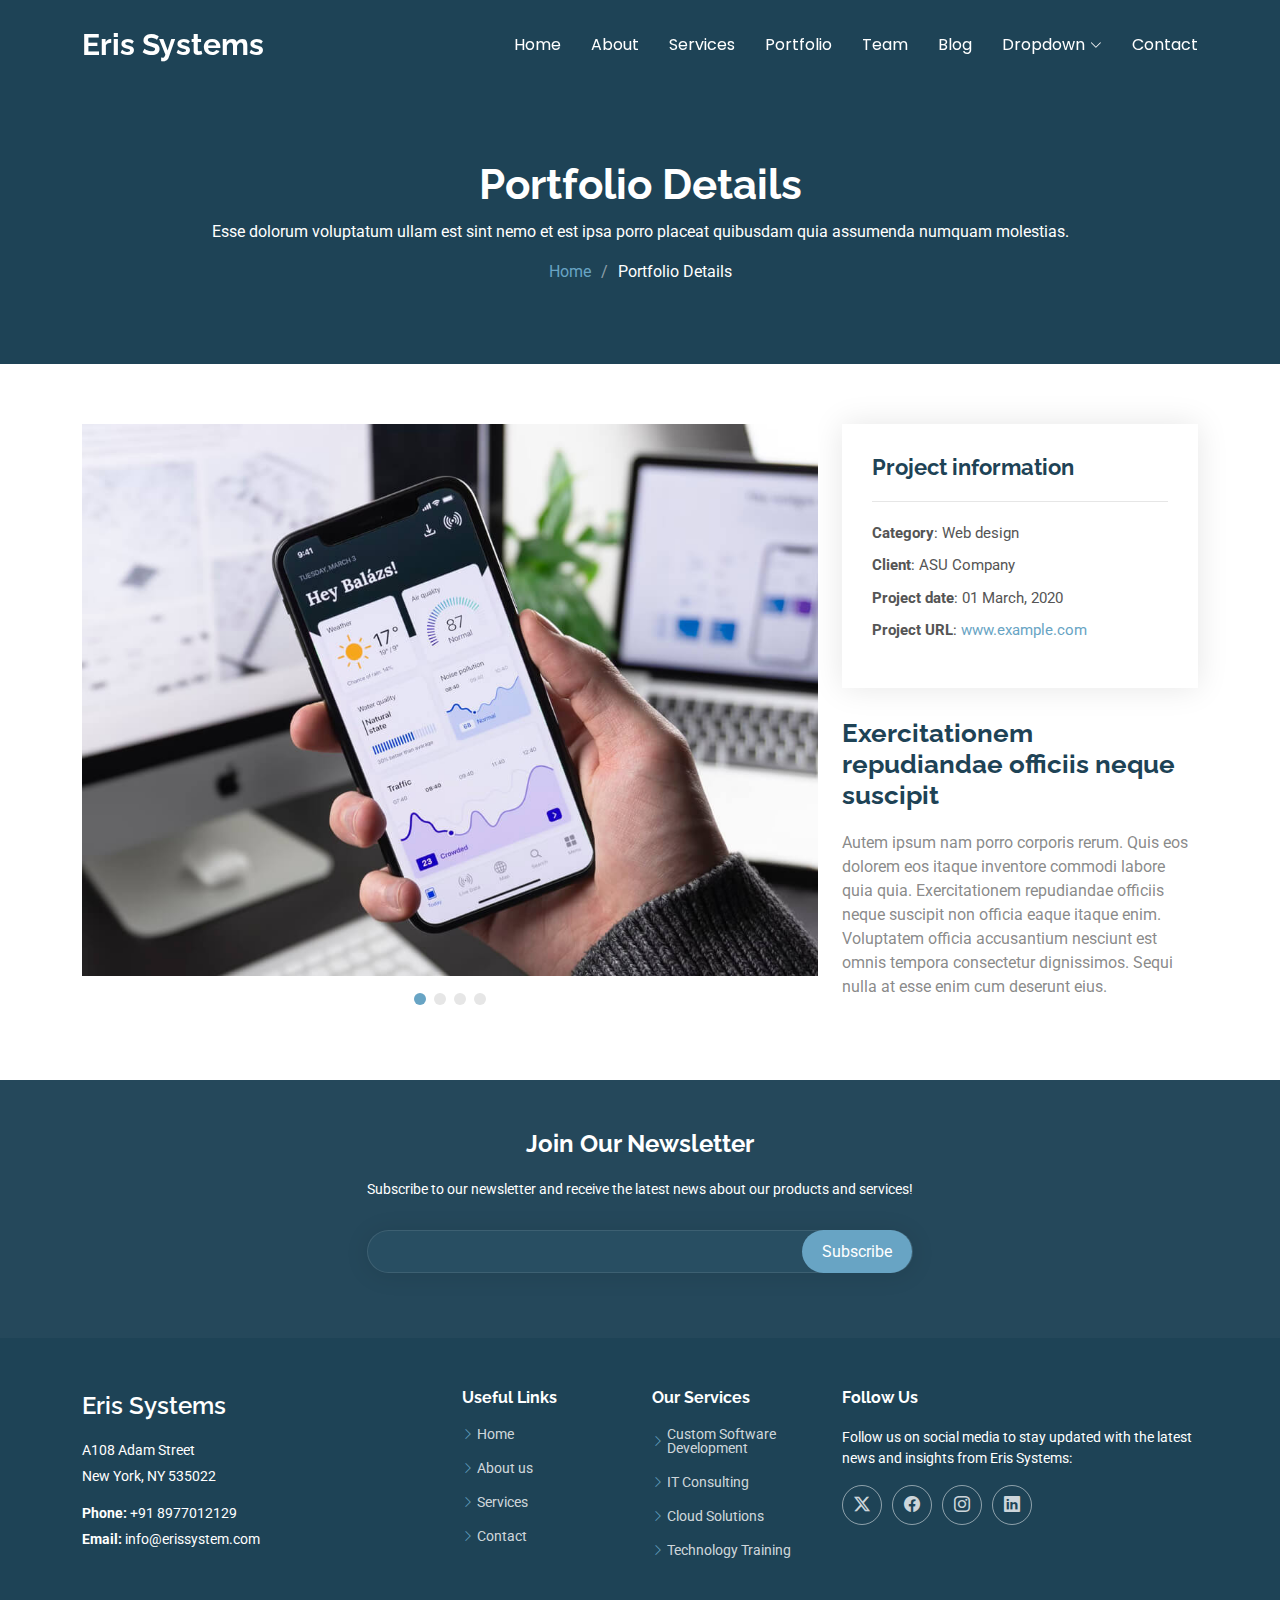
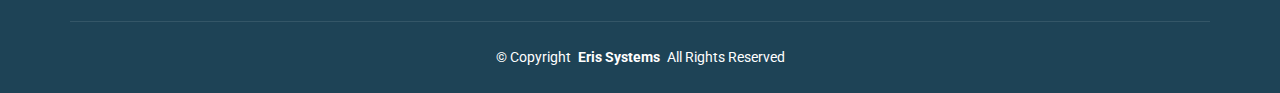
<file: portfolio-details.html>
<!DOCTYPE html>
<html lang="en">

<head>
  <meta charset="utf-8">
  <meta content="width=device-width, initial-scale=1.0" name="viewport">
  <title>Portfolio Details - Eris Systems</title>
  <meta name="description" content="">
  <meta name="keywords" content="">

  <!-- Favicons -->
  <link href="assets/img/favicon.png" rel="icon">
  <link href="assets/img/apple-touch-icon.png" rel="apple-touch-icon">

  <!-- Fonts -->
  <link href="https://fonts.googleapis.com" rel="preconnect">
  <link href="https://fonts.gstatic.com" rel="preconnect" crossorigin>
  <link href="https://fonts.googleapis.com/css2?family=Roboto:ital,wght@0,100;0,300;0,400;0,500;0,700;0,900;1,100;1,300;1,400;1,500;1,700;1,900&family=Poppins:ital,wght@0,100;0,200;0,300;0,400;0,500;0,600;0,700;0,800;0,900;1,100;1,200;1,300;1,400;1,500;1,600;1,700;1,800;1,900&family=Raleway:ital,wght@0,100;0,200;0,300;0,400;0,500;0,600;0,700;0,800;0,900;1,100;1,200;1,300;1,400;1,500;1,600;1,700;1,800;1,900&display=swap" rel="stylesheet">

  <!-- Vendor CSS Files -->
  <link href="assets/vendor/bootstrap/css/bootstrap.min.css" rel="stylesheet">
  <link href="assets/vendor/bootstrap-icons/bootstrap-icons.css" rel="stylesheet">
  <link href="assets/vendor/aos/aos.css" rel="stylesheet">
  <link href="assets/vendor/glightbox/css/glightbox.min.css" rel="stylesheet">
  <link href="assets/vendor/swiper/swiper-bundle.min.css" rel="stylesheet">

  <!-- Main CSS File -->
  <link href="assets/css/main.css" rel="stylesheet">

  <!-- =======================================================
  * Template Name: Eris Systems
  * Template URL: https://bootstrapmade.com/free-bootstrap-template-corporate-moderna/
  * Updated: Aug 07 2024 with Bootstrap v5.3.3
  * Author: BootstrapMade.com
  * License: https://bootstrapmade.com/license/
  ======================================================== -->
</head>

<body class="portfolio-details-page">

  <header id="header" class="header d-flex align-items-center fixed-top">
    <div class="container-fluid container-xl position-relative d-flex align-items-center justify-content-between">

      <a href="index.html" class="logo d-flex align-items-center">
        <!-- Uncomment the line below if you also wish to use an image logo -->
        <!-- <img src="assets/img/logo.png" alt=""> -->
        <h1 class="sitename">Eris Systems</h1>
      </a>

      <nav id="navmenu" class="navmenu">
        <ul>
          <li><a href="index.html">Home</a></li>
          <li><a href="about.html">About</a></li>
          <li><a href="services.html">Services</a></li>
          <li><a href="portfolio.html">Portfolio</a></li>
          <li><a href="team.html">Team</a></li>
          <li><a href="blog.html">Blog</a></li>
          <li class="dropdown"><a href="#"><span>Dropdown</span> <i class="bi bi-chevron-down toggle-dropdown"></i></a>
            <ul>
              <li><a href="#">Dropdown 1</a></li>
              <li class="dropdown"><a href="#"><span>Deep Dropdown</span> <i class="bi bi-chevron-down toggle-dropdown"></i></a>
                <ul>
                  <li><a href="#">Deep Dropdown 1</a></li>
                  <li><a href="#">Deep Dropdown 2</a></li>
                  <li><a href="#">Deep Dropdown 3</a></li>
                  <li><a href="#">Deep Dropdown 4</a></li>
                  <li><a href="#">Deep Dropdown 5</a></li>
                </ul>
              </li>
              <li><a href="#">Dropdown 2</a></li>
              <li><a href="#">Dropdown 3</a></li>
              <li><a href="#">Dropdown 4</a></li>
            </ul>
          </li>
          <li><a href="contact.html">Contact</a></li>
        </ul>
        <i class="mobile-nav-toggle d-xl-none bi bi-list"></i>
      </nav>

    </div>
  </header>

  <main class="main">

    <!-- Page Title -->
    <div class="page-title dark-background">
      <div class="container position-relative">
        <h1>Portfolio Details</h1>
        <p>Esse dolorum voluptatum ullam est sint nemo et est ipsa porro placeat quibusdam quia assumenda numquam molestias.</p>
        <nav class="breadcrumbs">
          <ol>
            <li><a href="index.html">Home</a></li>
            <li class="current">Portfolio Details</li>
          </ol>
        </nav>
      </div>
    </div><!-- End Page Title -->

    <!-- Portfolio Details Section -->
    <section id="portfolio-details" class="portfolio-details section">

      <div class="container" data-aos="fade-up" data-aos-delay="100">

        <div class="row gy-4">

          <div class="col-lg-8">
            <div class="portfolio-details-slider swiper init-swiper">

              <script type="application/json" class="swiper-config">
                {
                  "loop": true,
                  "speed": 600,
                  "autoplay": {
                    "delay": 5000
                  },
                  "slidesPerView": "auto",
                  "pagination": {
                    "el": ".swiper-pagination",
                    "type": "bullets",
                    "clickable": true
                  }
                }
              </script>

              <div class="swiper-wrapper align-items-center">

                <div class="swiper-slide">
                  <img src="assets/img/portfolio/app-1.jpg" alt="">
                </div>

                <div class="swiper-slide">
                  <img src="assets/img/portfolio/product-1.jpg" alt="">
                </div>

                <div class="swiper-slide">
                  <img src="assets/img/portfolio/branding-1.jpg" alt="">
                </div>

                <div class="swiper-slide">
                  <img src="assets/img/portfolio/books-1.jpg" alt="">
                </div>

              </div>
              <div class="swiper-pagination"></div>
            </div>
          </div>

          <div class="col-lg-4">
            <div class="portfolio-info" data-aos="fade-up" data-aos-delay="200">
              <h3>Project information</h3>
              <ul>
                <li><strong>Category</strong>: Web design</li>
                <li><strong>Client</strong>: ASU Company</li>
                <li><strong>Project date</strong>: 01 March, 2020</li>
                <li><strong>Project URL</strong>: <a href="#">www.example.com</a></li>
              </ul>
            </div>
            <div class="portfolio-description" data-aos="fade-up" data-aos-delay="300">
              <h2>Exercitationem repudiandae officiis neque suscipit</h2>
              <p>
                Autem ipsum nam porro corporis rerum. Quis eos dolorem eos itaque inventore commodi labore quia quia. Exercitationem repudiandae officiis neque suscipit non officia eaque itaque enim. Voluptatem officia accusantium nesciunt est omnis tempora consectetur dignissimos. Sequi nulla at esse enim cum deserunt eius.
              </p>
            </div>
          </div>

        </div>

      </div>

    </section><!-- /Portfolio Details Section -->

  </main>

  <footer id="footer" class="footer dark-background">

    <div class="footer-newsletter">
      <div class="container">
        <div class="row justify-content-center text-center">
          <div class="col-lg-6">
            <h4>Join Our Newsletter</h4>
            <p>Subscribe to our newsletter and receive the latest news about our products and services!</p>
            <form action="forms/newsletter.php" method="post" class="php-email-form">
              <div class="newsletter-form"><input type="email" name="email"><input type="submit" value="Subscribe"></div>
              <div class="loading">Loading</div>
              <div class="error-message"></div>
              <div class="sent-message">Your subscription request has been sent. Thank you!</div>
            </form>
          </div>
        </div>
      </div>
    </div>

    <div class="container footer-top">
      <div class="row gy-4">
        <div class="col-lg-4 col-md-6 footer-about">
          <a href="index.html" class="d-flex align-items-center">
            <span class="sitename">Eris Systems</span>
          </a>
          <div class="footer-contact pt-3">
            <p>A108 Adam Street</p>
            <p>New York, NY 535022</p>
            <p class="mt-3"><strong>Phone:</strong> <span>+91 8977012129</span></p>
            <p><strong>Email:</strong> <span>info@erissystem.com</span></p>
          </div>
        </div>

        <div class="col-lg-2 col-md-3 footer-links">
          <h4>Useful Links</h4>
          <ul>
            <li><i class="bi bi-chevron-right"></i> <a href="index.html">Home</a></li>
            <li><i class="bi bi-chevron-right"></i> <a href="about.html">About us</a></li>
            <li><i class="bi bi-chevron-right"></i> <a href="services.html">Services</a></li>
            <li><i class="bi bi-chevron-right"></i> <a href="contact.html">Contact</a></li>
          </ul>
        </div>

        <div class="col-lg-2 col-md-3 footer-links">
          <h4>Our Services</h4>
          <ul>
            <li><i class="bi bi-chevron-right"></i> <a href="custom-development.html">Custom Software Development</a>
            </li>
            <li><i class="bi bi-chevron-right"></i> <a href="it-consulting.html">IT Consulting</a></li>
            <li><i class="bi bi-chevron-right"></i> <a href="cloud-solutions.html">Cloud Solutions</a></li>
            <li><i class="bi bi-chevron-right"></i> <a href="technology-training.html">Technology Training</a></li>
          </ul>
        </div>

        <div class="col-lg-4 col-md-12">
          <h4>Follow Us</h4>
          <p>Follow us on social media to stay updated with the latest news and insights from Eris Systems:</p>
          <div class="social-links d-flex">
            <a href=""><i class="bi bi-twitter-x"></i></a>
            <a href=""><i class="bi bi-facebook"></i></a>
            <a href=""><i class="bi bi-instagram"></i></a>
            <a href=""><i class="bi bi-linkedin"></i></a>
          </div>
        </div>

      </div>
    </div>

    <div class="container copyright text-center mt-4">
      <p>© <span>Copyright</span> <strong class="px-1 sitename">Eris Systems</strong> <span>All Rights Reserved</span></p>
    </div>

  </footer>

  <!-- Scroll Top -->
  <a href="#" id="scroll-top" class="scroll-top d-flex align-items-center justify-content-center"><i class="bi bi-arrow-up-short"></i></a>

  <!-- Preloader -->
  <div id="preloader"></div>

  <!-- Vendor JS Files -->
  <script src="assets/vendor/bootstrap/js/bootstrap.bundle.min.js"></script>
  <script src="assets/vendor/php-email-form/validate.js"></script>
  <script src="assets/vendor/aos/aos.js"></script>
  <script src="assets/vendor/glightbox/js/glightbox.min.js"></script>
  <script src="assets/vendor/purecounter/purecounter_vanilla.js"></script>
  <script src="assets/vendor/swiper/swiper-bundle.min.js"></script>
  <script src="assets/vendor/waypoints/noframework.waypoints.js"></script>
  <script src="assets/vendor/imagesloaded/imagesloaded.pkgd.min.js"></script>
  <script src="assets/vendor/isotope-layout/isotope.pkgd.min.js"></script>

  <!-- Main JS File -->
  <script src="assets/js/main.js"></script>

</body>

</html>
</file>
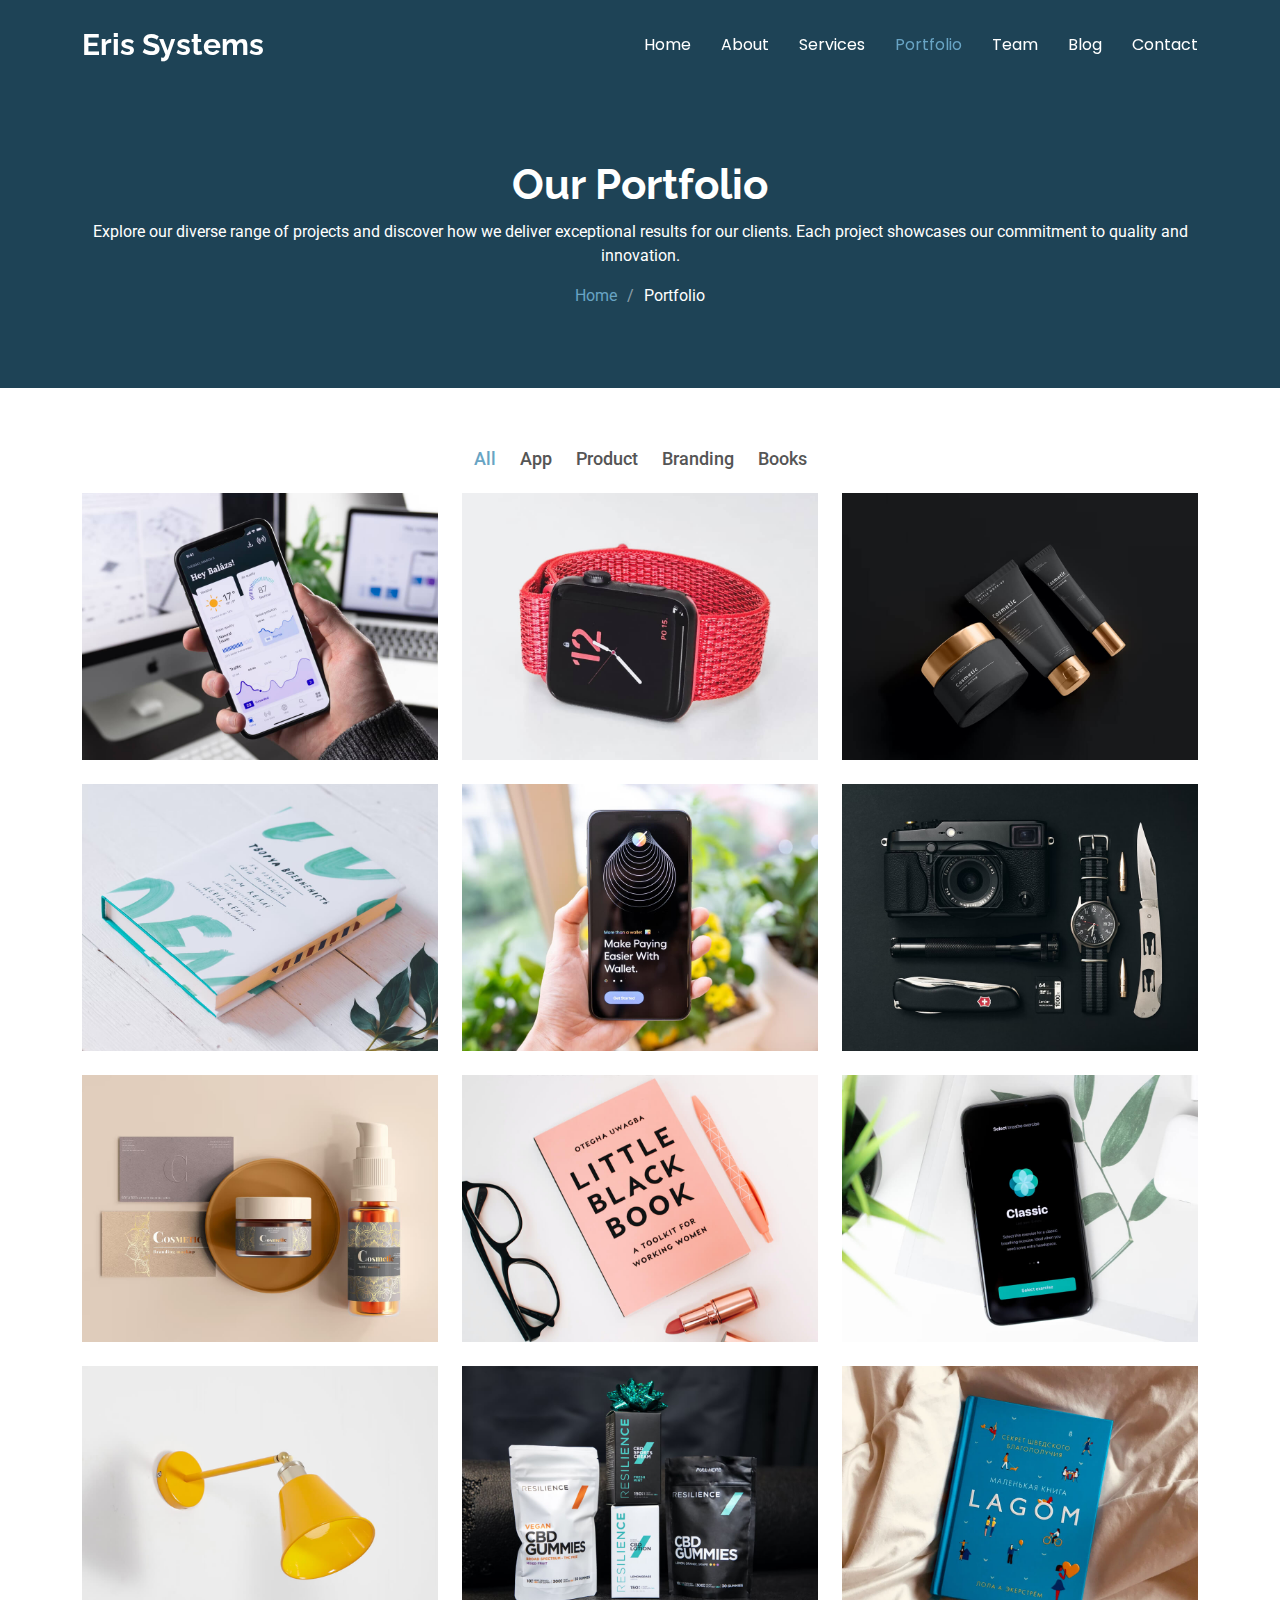
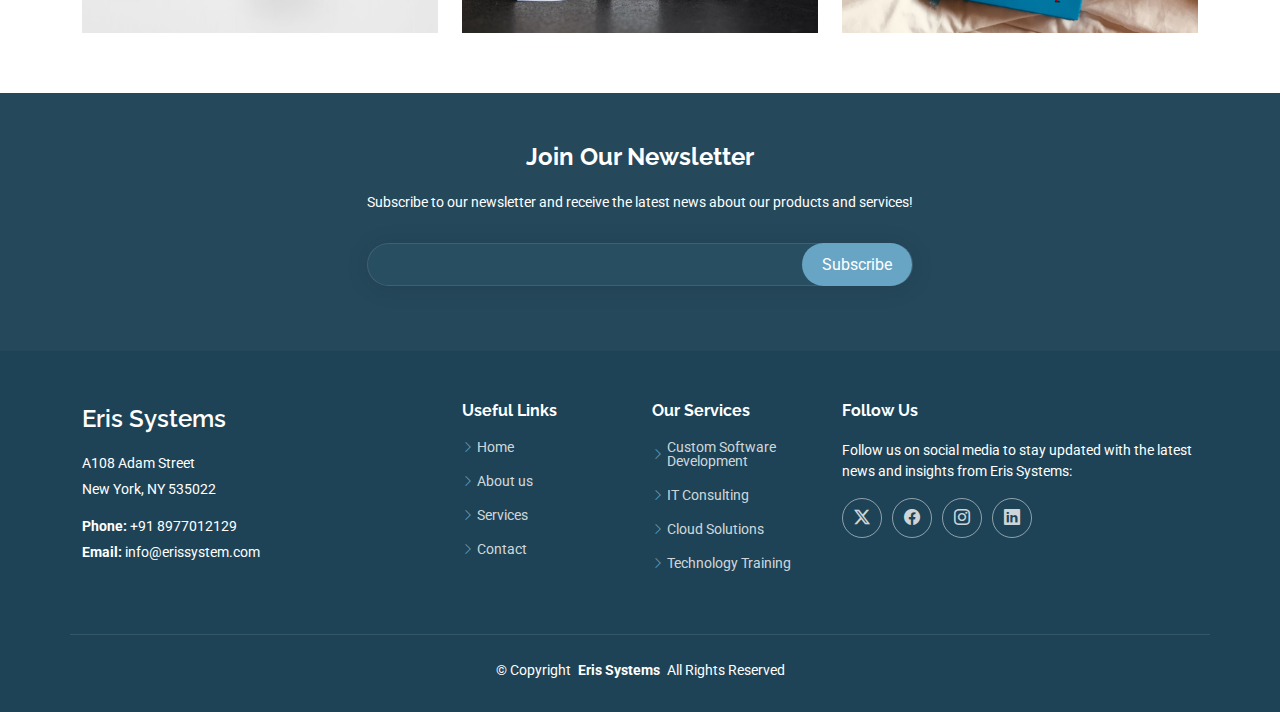
<file: portfolio.html>
<!DOCTYPE html>
<html lang="en">

<head>
  <meta charset="utf-8">
  <meta content="width=device-width, initial-scale=1.0" name="viewport">
  <title>Portfolio - Eris Systems</title>
  <meta name="description" content="">
  <meta name="keywords" content="">

  <!-- Favicons -->
  <link href="assets/img/favicon.png" rel="icon">
  <link href="assets/img/apple-touch-icon.png" rel="apple-touch-icon">

  <!-- Fonts -->
  <link href="https://fonts.googleapis.com" rel="preconnect">
  <link href="https://fonts.gstatic.com" rel="preconnect" crossorigin>
  <link
    href="https://fonts.googleapis.com/css2?family=Roboto:ital,wght@0,100;0,300;0,400;0,500;0,700;0,900;1,100;1,300;1,400;1,500;1,700;1,900&family=Poppins:ital,wght@0,100;0,200;0,300;0,400;0,500;0,600;0,700;0,800;0,900;1,100;1,200;1,300;1,400;1,500;1,600;1,700;1,800;1,900&family=Raleway:ital,wght@0,100;0,200;0,300;0,400;0,500;0,600;0,700;0,800;0,900;1,100;1,200;1,300;1,400;1,500;1,600;1,700;1,800;1,900&display=swap"
    rel="stylesheet">

  <!-- Vendor CSS Files -->
  <link href="assets/vendor/bootstrap/css/bootstrap.min.css" rel="stylesheet">
  <link href="assets/vendor/bootstrap-icons/bootstrap-icons.css" rel="stylesheet">
  <link href="assets/vendor/aos/aos.css" rel="stylesheet">
  <link href="assets/vendor/glightbox/css/glightbox.min.css" rel="stylesheet">
  <link href="assets/vendor/swiper/swiper-bundle.min.css" rel="stylesheet">

  <!-- Main CSS File -->
  <link href="assets/css/main.css" rel="stylesheet">

  <!-- =======================================================
  * Template Name: Eris Systems
  * Template URL: https://bootstrapmade.com/free-bootstrap-template-corporate-moderna/
  * Updated: Aug 07 2024 with Bootstrap v5.3.3
  * Author: BootstrapMade.com
  * License: https://bootstrapmade.com/license/
  ======================================================== -->
</head>

<body class="portfolio-page">

  <header id="header" class="header d-flex align-items-center fixed-top">
    <div class="container-fluid container-xl position-relative d-flex align-items-center justify-content-between">

      <a href="index.html" class="logo d-flex align-items-center">
        <!-- Uncomment the line below if you also wish to use an image logo -->
        <!-- <img src="assets/img/logo.png" alt=""> -->
        <h1 class="sitename">Eris Systems</h1>
      </a>

      <nav id="navmenu" class="navmenu">
        <ul>
          <li><a href="index.html">Home</a></li>
          <li><a href="about.html">About</a></li>
          <li><a href="services.html">Services</a></li>
          <li><a href="portfolio.html" class="active">Portfolio</a></li>
          <li><a href="team.html">Team</a></li>
          <li><a href="blog.html">Blog</a></li>
          <li><a href="contact.html">Contact</a></li>
        </ul>
        <i class="mobile-nav-toggle d-xl-none bi bi-list"></i>
      </nav>

    </div>
  </header>

  <main class="main">

    <!-- Page Title -->
    <div class="page-title dark-background">
      <div class="container position-relative">
        <h1>Our Portfolio</h1>
        <p>Explore our diverse range of projects and discover how we deliver exceptional results for our clients. Each
          project showcases our commitment to quality and innovation.</p>
        <nav class="breadcrumbs">
          <ol>
            <li><a href="index.html">Home</a></li>
            <li class="current">Portfolio</li>
          </ol>
        </nav>
      </div>
    </div><!-- End Page Title -->


    <!-- Portfolio Section -->
    <section id="portfolio" class="portfolio section">

      <div class="container">

        <div class="isotope-layout" data-default-filter="*" data-layout="masonry" data-sort="original-order">

          <ul class="portfolio-filters isotope-filters" data-aos="fade-up" data-aos-delay="100">
            <li data-filter="*" class="filter-active">All</li>
            <li data-filter=".filter-app">App</li>
            <li data-filter=".filter-product">Product</li>
            <li data-filter=".filter-branding">Branding</li>
            <li data-filter=".filter-books">Books</li>
          </ul><!-- End Portfolio Filters -->

          <div class="row gy-4 isotope-container" data-aos="fade-up" data-aos-delay="200">

            <div class="col-lg-4 col-md-6 portfolio-item isotope-item filter-app">
              <div class="portfolio-content h-100">
                <img src="assets/img/portfolio/app-1.jpg" class="img-fluid" alt="Mobile App Development Project 1">
                <div class="portfolio-info">
                  <h4>Mobile App 1</h4>
                  <p>A cutting-edge mobile app designed to enhance user experience and functionality.</p>
                  <a href="assets/img/portfolio/app-1.jpg" title="Mobile App 1" data-gallery="portfolio-gallery-app"
                    class="glightbox preview-link">
                    <i class="bi bi-zoom-in"></i>
                  </a>
                  <a href="portfolio-details.html" title="More Details" class="details-link">
                    <i class="bi bi-link-45deg"></i>
                  </a>
                </div>
              </div>
            </div><!-- End Portfolio Item -->

            <div class="col-lg-4 col-md-6 portfolio-item isotope-item filter-product">
              <div class="portfolio-content h-100">
                <img src="assets/img/portfolio/product-1.jpg" class="img-fluid" alt="Product Design Project 1">
                <div class="portfolio-info">
                  <h4>Product Design 1</h4>
                  <p>Innovative product design focused on functionality and aesthetic appeal.</p>
                  <a href="assets/img/portfolio/product-1.jpg" title="Product Design 1"
                    data-gallery="portfolio-gallery-product" class="glightbox preview-link">
                    <i class="bi bi-zoom-in"></i>
                  </a>
                  <a href="portfolio-details.html" title="More Details" class="details-link">
                    <i class="bi bi-link-45deg"></i>
                  </a>
                </div>
              </div>
            </div><!-- End Portfolio Item -->

            <div class="col-lg-4 col-md-6 portfolio-item isotope-item filter-branding">
              <div class="portfolio-content h-100">
                <img src="assets/img/portfolio/branding-1.jpg" class="img-fluid" alt="Branding Project 1">
                <div class="portfolio-info">
                  <h4>Branding 1</h4>
                  <p>Creative branding solutions to establish a strong and memorable brand identity.</p>
                  <a href="assets/img/portfolio/branding-1.jpg" title="Branding 1"
                    data-gallery="portfolio-gallery-branding" class="glightbox preview-link">
                    <i class="bi bi-zoom-in"></i>
                  </a>
                  <a href="portfolio-details.html" title="More Details" class="details-link">
                    <i class="bi bi-link-45deg"></i>
                  </a>
                </div>
              </div>
            </div><!-- End Portfolio Item -->

            <div class="col-lg-4 col-md-6 portfolio-item isotope-item filter-books">
              <div class="portfolio-content h-100">
                <img src="assets/img/portfolio/books-1.jpg" class="img-fluid" alt="Book Design Project 1">
                <div class="portfolio-info">
                  <h4>Book Design 1</h4>
                  <p>Elegant book designs that captivate readers and convey the essence of the content.</p>
                  <a href="assets/img/portfolio/books-1.jpg" title="Book Design 1"
                    data-gallery="portfolio-gallery-books" class="glightbox preview-link">
                    <i class="bi bi-zoom-in"></i>
                  </a>
                  <a href="portfolio-details.html" title="More Details" class="details-link">
                    <i class="bi bi-link-45deg"></i>
                  </a>
                </div>
              </div>
            </div><!-- End Portfolio Item -->

            <div class="col-lg-4 col-md-6 portfolio-item isotope-item filter-app">
              <div class="portfolio-content h-100">
                <img src="assets/img/portfolio/app-2.jpg" class="img-fluid" alt="Mobile App Development Project 2">
                <div class="portfolio-info">
                  <h4>Mobile App 2</h4>
                  <p>Advanced mobile app project designed for seamless user interaction and performance.</p>
                  <a href="assets/img/portfolio/app-2.jpg" title="Mobile App 2" data-gallery="portfolio-gallery-app"
                    class="glightbox preview-link">
                    <i class="bi bi-zoom-in"></i>
                  </a>
                  <a href="portfolio-details.html" title="More Details" class="details-link">
                    <i class="bi bi-link-45deg"></i>
                  </a>
                </div>
              </div>
            </div><!-- End Portfolio Item -->

            <div class="col-lg-4 col-md-6 portfolio-item isotope-item filter-product">
              <div class="portfolio-content h-100">
                <img src="assets/img/portfolio/product-2.jpg" class="img-fluid" alt="Product Design Project 2">
                <div class="portfolio-info">
                  <h4>Product Design 2</h4>
                  <p>Stylish and functional product design tailored to meet market demands.</p>
                  <a href="assets/img/portfolio/product-2.jpg" title="Product Design 2"
                    data-gallery="portfolio-gallery-product" class="glightbox preview-link">
                    <i class="bi bi-zoom-in"></i>
                  </a>
                  <a href="portfolio-details.html" title="More Details" class="details-link">
                    <i class="bi bi-link-45deg"></i>
                  </a>
                </div>
              </div>
            </div><!-- End Portfolio Item -->

            <div class="col-lg-4 col-md-6 portfolio-item isotope-item filter-branding">
              <div class="portfolio-content h-100">
                <img src="assets/img/portfolio/branding-2.jpg" class="img-fluid" alt="Branding Project 2">
                <div class="portfolio-info">
                  <h4>Branding 2</h4>
                  <p>Distinctive branding concepts that help businesses stand out in a crowded market.</p>
                  <a href="assets/img/portfolio/branding-2.jpg" title="Branding 2"
                    data-gallery="portfolio-gallery-branding" class="glightbox preview-link">
                    <i class="bi bi-zoom-in"></i>
                  </a>
                  <a href="portfolio-details.html" title="More Details" class="details-link">
                    <i class="bi bi-link-45deg"></i>
                  </a>
                </div>
              </div>
            </div><!-- End Portfolio Item -->

            <div class="col-lg-4 col-md-6 portfolio-item isotope-item filter-books">
              <div class="portfolio-content h-100">
                <img src="assets/img/portfolio/books-2.jpg" class="img-fluid" alt="Book Design Project 2">
                <div class="portfolio-info">
                  <h4>Book Design 2</h4>
                  <p>Creative and visually appealing book designs to attract and engage readers.</p>
                  <a href="assets/img/portfolio/books-2.jpg" title="Book Design 2"
                    data-gallery="portfolio-gallery-books" class="glightbox preview-link">
                    <i class="bi bi-zoom-in"></i>
                  </a>
                  <a href="portfolio-details.html" title="More Details" class="details-link">
                    <i class="bi bi-link-45deg"></i>
                  </a>
                </div>
              </div>
            </div><!-- End Portfolio Item -->

            <div class="col-lg-4 col-md-6 portfolio-item isotope-item filter-app">
              <div class="portfolio-content h-100">
                <img src="assets/img/portfolio/app-3.jpg" class="img-fluid" alt="Mobile App Development Project 3">
                <div class="portfolio-info">
                  <h4>Mobile App 3</h4>
                  <p>Next-generation mobile app with a focus on performance and user satisfaction.</p>
                  <a href="assets/img/portfolio/app-3.jpg" title="Mobile App 3" data-gallery="portfolio-gallery-app"
                    class="glightbox preview-link">
                    <i class="bi bi-zoom-in"></i>
                  </a>
                  <a href="portfolio-details.html" title="More Details" class="details-link">
                    <i class="bi bi-link-45deg"></i>
                  </a>
                </div>
              </div>
            </div><!-- End Portfolio Item -->

            <div class="col-lg-4 col-md-6 portfolio-item isotope-item filter-product">
              <div class="portfolio-content h-100">
                <img src="assets/img/portfolio/product-3.jpg" class="img-fluid" alt="Product Design Project 3">
                <div class="portfolio-info">
                  <h4>Product Design 3</h4>
                  <p>Innovative product design with attention to detail and user experience.</p>
                  <a href="assets/img/portfolio/product-3.jpg" title="Product Design 3"
                    data-gallery="portfolio-gallery-product" class="glightbox preview-link">
                    <i class="bi bi-zoom-in"></i>
                  </a>
                  <a href="portfolio-details.html" title="More Details" class="details-link">
                    <i class="bi bi-link-45deg"></i>
                  </a>
                </div>
              </div>
            </div><!-- End Portfolio Item -->

            <div class="col-lg-4 col-md-6 portfolio-item isotope-item filter-branding">
              <div class="portfolio-content h-100">
                <img src="assets/img/portfolio/branding-3.jpg" class="img-fluid" alt="Branding Project 3">
                <div class="portfolio-info">
                  <h4>Branding 3</h4>
                  <p>Engaging branding solutions that effectively communicate brand values and message.</p>
                  <a href="assets/img/portfolio/branding-3.jpg" title="Branding 3"
                    data-gallery="portfolio-gallery-branding" class="glightbox preview-link">
                    <i class="bi bi-zoom-in"></i>
                  </a>
                  <a href="portfolio-details.html" title="More Details" class="details-link">
                    <i class="bi bi-link-45deg"></i>
                  </a>
                </div>
              </div>
            </div><!-- End Portfolio Item -->

            <div class="col-lg-4 col-md-6 portfolio-item isotope-item filter-books">
              <div class="portfolio-content h-100">
                <img src="assets/img/portfolio/books-3.jpg" class="img-fluid" alt="Book Design Project 3">
                <div class="portfolio-info">
                  <h4>Book Design 3</h4>
                  <p>Visually captivating book designs that enhance readability and appeal.</p>
                  <a href="assets/img/portfolio/books-3.jpg" title="Book Design 3"
                    data-gallery="portfolio-gallery-books" class="glightbox preview-link">
                    <i class="bi bi-zoom-in"></i>
                  </a>
                  <a href="portfolio-details.html" title="More Details" class="details-link">
                    <i class="bi bi-link-45deg"></i>
                  </a>
                </div>
              </div>
            </div><!-- End Portfolio Item -->

          </div><!-- End Portfolio Container -->


        </div>

      </div>

    </section><!-- /Portfolio Section -->

  </main>

  <footer id="footer" class="footer dark-background">

    <div class="footer-newsletter">
      <div class="container">
        <div class="row justify-content-center text-center">
          <div class="col-lg-6">
            <h4>Join Our Newsletter</h4>
            <p>Subscribe to our newsletter and receive the latest news about our products and services!</p>
            <form action="forms/newsletter.php" method="post" class="php-email-form">
              <div class="newsletter-form"><input type="email" name="email"><input type="submit" value="Subscribe">
              </div>
              <div class="loading">Loading</div>
              <div class="error-message"></div>
              <div class="sent-message">Your subscription request has been sent. Thank you!</div>
            </form>
          </div>
        </div>
      </div>
    </div>

    <div class="container footer-top">
      <div class="row gy-4">
        <div class="col-lg-4 col-md-6 footer-about">
          <a href="index.html" class="d-flex align-items-center">
            <span class="sitename">Eris Systems</span>
          </a>
          <div class="footer-contact pt-3">
            <p>A108 Adam Street</p>
            <p>New York, NY 535022</p>
            <p class="mt-3"><strong>Phone:</strong> <span>+91 8977012129</span></p>
            <p><strong>Email:</strong> <span>info@erissystem.com</span></p>
          </div>
        </div>

        <div class="col-lg-2 col-md-3 footer-links">
          <h4>Useful Links</h4>
          <ul>
            <li><i class="bi bi-chevron-right"></i> <a href="index.html">Home</a></li>
            <li><i class="bi bi-chevron-right"></i> <a href="about.html">About us</a></li>
            <li><i class="bi bi-chevron-right"></i> <a href="services.html">Services</a></li>
            <li><i class="bi bi-chevron-right"></i> <a href="contact.html">Contact</a></li>
          </ul>
        </div>

        <div class="col-lg-2 col-md-3 footer-links">
          <h4>Our Services</h4>
          <ul>
            <li><i class="bi bi-chevron-right"></i> <a href="custom-development.html">Custom Software Development</a>
            </li>
            <li><i class="bi bi-chevron-right"></i> <a href="it-consulting.html">IT Consulting</a></li>
            <li><i class="bi bi-chevron-right"></i> <a href="cloud-solutions.html">Cloud Solutions</a></li>
            <li><i class="bi bi-chevron-right"></i> <a href="technology-training.html">Technology Training</a></li>
          </ul>
        </div>

        <div class="col-lg-4 col-md-12">
          <h4>Follow Us</h4>
          <p>Follow us on social media to stay updated with the latest news and insights from Eris Systems:</p>
          <div class="social-links d-flex">
            <a href=""><i class="bi bi-twitter-x"></i></a>
            <a href=""><i class="bi bi-facebook"></i></a>
            <a href=""><i class="bi bi-instagram"></i></a>
            <a href=""><i class="bi bi-linkedin"></i></a>
          </div>
        </div>

      </div>
    </div>

    <div class="container copyright text-center mt-4">
      <p>© <span>Copyright</span> <strong class="px-1 sitename">Eris Systems</strong> <span>All Rights Reserved</span></p>
      <div class="credits">
      </div>
    </div>

  </footer>

  <!-- Scroll Top -->
  <a href="#" id="scroll-top" class="scroll-top d-flex align-items-center justify-content-center"><i
      class="bi bi-arrow-up-short"></i></a>

  <!-- Preloader -->
  <div id="preloader"></div>

  <!-- Vendor JS Files -->
  <script src="assets/vendor/bootstrap/js/bootstrap.bundle.min.js"></script>
  <script src="assets/vendor/php-email-form/validate.js"></script>
  <script src="assets/vendor/aos/aos.js"></script>
  <script src="assets/vendor/glightbox/js/glightbox.min.js"></script>
  <script src="assets/vendor/purecounter/purecounter_vanilla.js"></script>
  <script src="assets/vendor/swiper/swiper-bundle.min.js"></script>
  <script src="assets/vendor/waypoints/noframework.waypoints.js"></script>
  <script src="assets/vendor/imagesloaded/imagesloaded.pkgd.min.js"></script>
  <script src="assets/vendor/isotope-layout/isotope.pkgd.min.js"></script>

  <!-- Main JS File -->
  <script src="assets/js/main.js"></script>

</body>

</html>
</file>
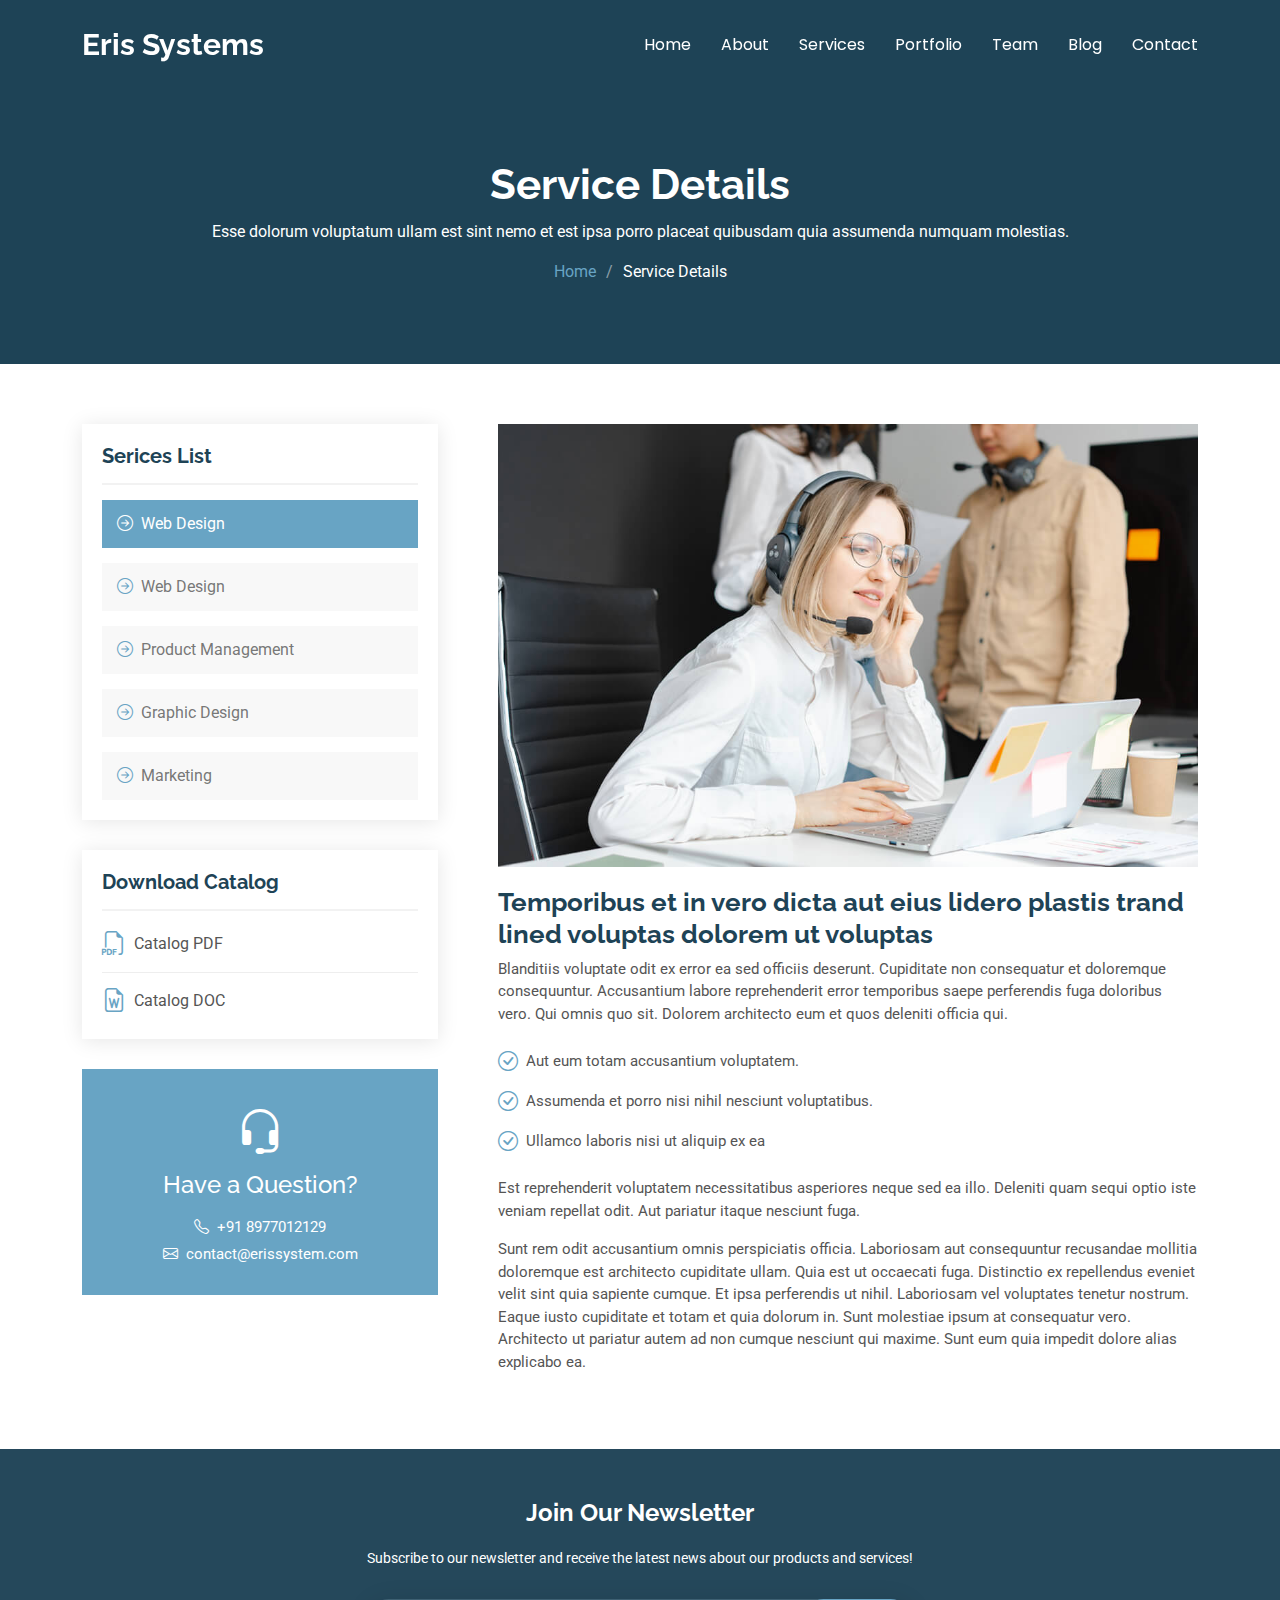
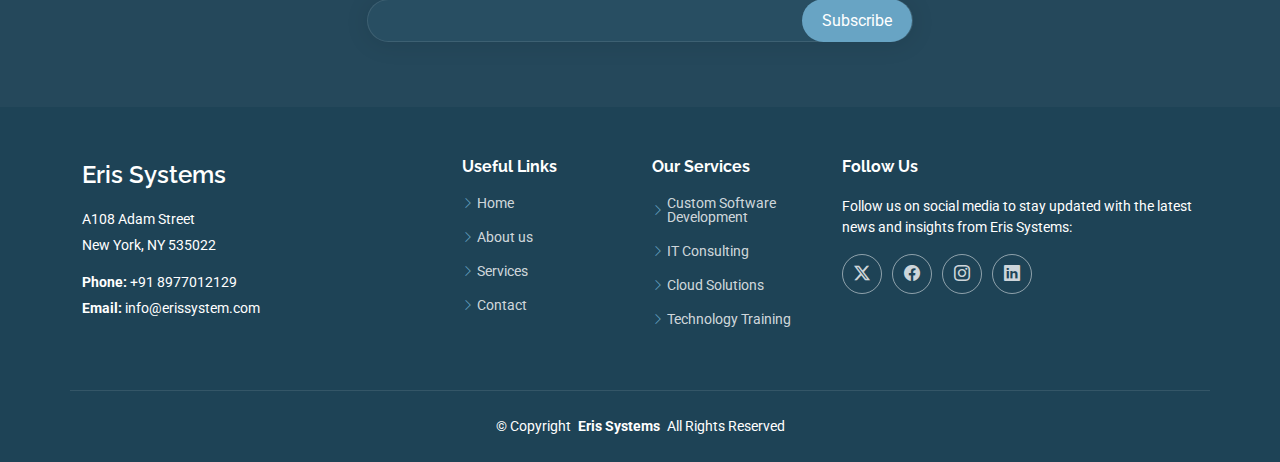
<file: service-details.html>
<!DOCTYPE html>
<html lang="en">

<head>
  <meta charset="utf-8">
  <meta content="width=device-width, initial-scale=1.0" name="viewport">
  <title>Service Details - Eris Systems</title>
  <meta name="description" content="">
  <meta name="keywords" content="">

  <!-- Favicons -->
  <link href="assets/img/favicon.png" rel="icon">
  <link href="assets/img/apple-touch-icon.png" rel="apple-touch-icon">

  <!-- Fonts -->
  <link href="https://fonts.googleapis.com" rel="preconnect">
  <link href="https://fonts.gstatic.com" rel="preconnect" crossorigin>
  <link href="https://fonts.googleapis.com/css2?family=Roboto:ital,wght@0,100;0,300;0,400;0,500;0,700;0,900;1,100;1,300;1,400;1,500;1,700;1,900&family=Poppins:ital,wght@0,100;0,200;0,300;0,400;0,500;0,600;0,700;0,800;0,900;1,100;1,200;1,300;1,400;1,500;1,600;1,700;1,800;1,900&family=Raleway:ital,wght@0,100;0,200;0,300;0,400;0,500;0,600;0,700;0,800;0,900;1,100;1,200;1,300;1,400;1,500;1,600;1,700;1,800;1,900&display=swap" rel="stylesheet">

  <!-- Vendor CSS Files -->
  <link href="assets/vendor/bootstrap/css/bootstrap.min.css" rel="stylesheet">
  <link href="assets/vendor/bootstrap-icons/bootstrap-icons.css" rel="stylesheet">
  <link href="assets/vendor/aos/aos.css" rel="stylesheet">
  <link href="assets/vendor/glightbox/css/glightbox.min.css" rel="stylesheet">
  <link href="assets/vendor/swiper/swiper-bundle.min.css" rel="stylesheet">

  <!-- Main CSS File -->
  <link href="assets/css/main.css" rel="stylesheet">
</head>

<body class="service-details-page">

  <header id="header" class="header d-flex align-items-center fixed-top">
    <div class="container-fluid container-xl position-relative d-flex align-items-center justify-content-between">

      <a href="index.html" class="logo d-flex align-items-center">
        <!-- Uncomment the line below if you also wish to use an image logo -->
        <!-- <img src="assets/img/logo.png" alt=""> -->
        <h1 class="sitename">Eris Systems</h1>
      </a>

      <nav id="navmenu" class="navmenu">
        <ul>
          <li><a href="index.html">Home</a></li>
          <li><a href="about.html">About</a></li>
          <li><a href="services.html">Services</a></li>
          <li><a href="portfolio.html">Portfolio</a></li>
          <li><a href="team.html">Team</a></li>
          <li><a href="blog.html">Blog</a></li>
          <li><a href="contact.html">Contact</a></li>
        </ul>
        <i class="mobile-nav-toggle d-xl-none bi bi-list"></i>
      </nav>

    </div>
  </header>

  <main class="main">

    <!-- Page Title -->
    <div class="page-title dark-background">
      <div class="container position-relative">
        <h1>Service Details</h1>
        <p>Esse dolorum voluptatum ullam est sint nemo et est ipsa porro placeat quibusdam quia assumenda numquam molestias.</p>
        <nav class="breadcrumbs">
          <ol>
            <li><a href="index.html">Home</a></li>
            <li class="current">Service Details</li>
          </ol>
        </nav>
      </div>
    </div><!-- End Page Title -->

    <!-- Service Details Section -->
    <section id="service-details" class="service-details section">

      <div class="container">

        <div class="row gy-5">

          <div class="col-lg-4" data-aos="fade-up" data-aos-delay="100">

            <div class="service-box">
              <h4>Serices List</h4>
              <div class="services-list">
                <a href="#" class="active"><i class="bi bi-arrow-right-circle"></i><span>Web Design</span></a>
                <a href="#"><i class="bi bi-arrow-right-circle"></i><span>Web Design</span></a>
                <a href="#"><i class="bi bi-arrow-right-circle"></i><span>Product Management</span></a>
                <a href="#"><i class="bi bi-arrow-right-circle"></i><span>Graphic Design</span></a>
                <a href="#"><i class="bi bi-arrow-right-circle"></i><span>Marketing</span></a>
              </div>
            </div><!-- End Services List -->

            <div class="service-box">
              <h4>Download Catalog</h4>
              <div class="download-catalog">
                <a href="#"><i class="bi bi-filetype-pdf"></i><span>Catalog PDF</span></a>
                <a href="#"><i class="bi bi-file-earmark-word"></i><span>Catalog DOC</span></a>
              </div>
            </div><!-- End Services List -->

            <div class="help-box d-flex flex-column justify-content-center align-items-center">
              <i class="bi bi-headset help-icon"></i>
              <h4>Have a Question?</h4>
              <p class="d-flex align-items-center mt-2 mb-0"><i class="bi bi-telephone me-2"></i> <span>+91 8977012129</span></p>
              <p class="d-flex align-items-center mt-1 mb-0"><i class="bi bi-envelope me-2"></i> <a href="mailto:contact@erissystem.com">contact@erissystem.com</a></p>
            </div>

          </div>

          <div class="col-lg-8 ps-lg-5" data-aos="fade-up" data-aos-delay="200">
            <img src="assets/img/services.jpg" alt="" class="img-fluid services-img">
            <h3>Temporibus et in vero dicta aut eius lidero plastis trand lined voluptas dolorem ut voluptas</h3>
            <p>
              Blanditiis voluptate odit ex error ea sed officiis deserunt. Cupiditate non consequatur et doloremque consequuntur. Accusantium labore reprehenderit error temporibus saepe perferendis fuga doloribus vero. Qui omnis quo sit. Dolorem architecto eum et quos deleniti officia qui.
            </p>
            <ul>
              <li><i class="bi bi-check-circle"></i> <span>Aut eum totam accusantium voluptatem.</span></li>
              <li><i class="bi bi-check-circle"></i> <span>Assumenda et porro nisi nihil nesciunt voluptatibus.</span></li>
              <li><i class="bi bi-check-circle"></i> <span>Ullamco laboris nisi ut aliquip ex ea</span></li>
            </ul>
            <p>
              Est reprehenderit voluptatem necessitatibus asperiores neque sed ea illo. Deleniti quam sequi optio iste veniam repellat odit. Aut pariatur itaque nesciunt fuga.
            </p>
            <p>
              Sunt rem odit accusantium omnis perspiciatis officia. Laboriosam aut consequuntur recusandae mollitia doloremque est architecto cupiditate ullam. Quia est ut occaecati fuga. Distinctio ex repellendus eveniet velit sint quia sapiente cumque. Et ipsa perferendis ut nihil. Laboriosam vel voluptates tenetur nostrum. Eaque iusto cupiditate et totam et quia dolorum in. Sunt molestiae ipsum at consequatur vero. Architecto ut pariatur autem ad non cumque nesciunt qui maxime. Sunt eum quia impedit dolore alias explicabo ea.
            </p>
          </div>

        </div>

      </div>

    </section><!-- /Service Details Section -->

  </main>

  <footer id="footer" class="footer dark-background">

    <div class="footer-newsletter">
      <div class="container">
        <div class="row justify-content-center text-center">
          <div class="col-lg-6">
            <h4>Join Our Newsletter</h4>
            <p>Subscribe to our newsletter and receive the latest news about our products and services!</p>
            <form action="forms/newsletter.php" method="post" class="php-email-form">
              <div class="newsletter-form"><input type="email" name="email"><input type="submit" value="Subscribe"></div>
              <div class="loading">Loading</div>
              <div class="error-message"></div>
              <div class="sent-message">Your subscription request has been sent. Thank you!</div>
            </form>
          </div>
        </div>
      </div>
    </div>

    <div class="container footer-top">
      <div class="row gy-4">
        <div class="col-lg-4 col-md-6 footer-about">
          <a href="index.html" class="d-flex align-items-center">
            <span class="sitename">Eris Systems</span>
          </a>
          <div class="footer-contact pt-3">
            <p>A108 Adam Street</p>
            <p>New York, NY 535022</p>
            <p class="mt-3"><strong>Phone:</strong> <span>+91 8977012129</span></p>
            <p><strong>Email:</strong> <span>info@erissystem.com</span></p>
          </div>
        </div>

        <div class="col-lg-2 col-md-3 footer-links">
          <h4>Useful Links</h4>
          <ul>
            <li><i class="bi bi-chevron-right"></i> <a href="index.html">Home</a></li>
            <li><i class="bi bi-chevron-right"></i> <a href="about.html">About us</a></li>
            <li><i class="bi bi-chevron-right"></i> <a href="services.html">Services</a></li>
            <li><i class="bi bi-chevron-right"></i> <a href="contact.html">Contact</a></li>
          </ul>
        </div>

        <div class="col-lg-2 col-md-3 footer-links">
          <h4>Our Services</h4>
          <ul>
            <li><i class="bi bi-chevron-right"></i> <a href="custom-development.html">Custom Software Development</a>
            </li>
            <li><i class="bi bi-chevron-right"></i> <a href="it-consulting.html">IT Consulting</a></li>
            <li><i class="bi bi-chevron-right"></i> <a href="cloud-solutions.html">Cloud Solutions</a></li>
            <li><i class="bi bi-chevron-right"></i> <a href="technology-training.html">Technology Training</a></li>
          </ul>
        </div>

        <div class="col-lg-4 col-md-12">
          <h4>Follow Us</h4>
          <p>Follow us on social media to stay updated with the latest news and insights from Eris Systems:</p>
          <div class="social-links d-flex">
            <a href=""><i class="bi bi-twitter-x"></i></a>
            <a href=""><i class="bi bi-facebook"></i></a>
            <a href=""><i class="bi bi-instagram"></i></a>
            <a href=""><i class="bi bi-linkedin"></i></a>
          </div>
        </div>

      </div>
    </div>

    <div class="container copyright text-center mt-4">
      <p>© <span>Copyright</span> <strong class="px-1 sitename">Eris Systems</strong> <span>All Rights Reserved</span></p>
    </div>

  </footer>

  <!-- Scroll Top -->
  <a href="#" id="scroll-top" class="scroll-top d-flex align-items-center justify-content-center"><i class="bi bi-arrow-up-short"></i></a>

  <!-- Preloader -->
  <div id="preloader"></div>

  <!-- Vendor JS Files -->
  <script src="assets/vendor/bootstrap/js/bootstrap.bundle.min.js"></script>
  <script src="assets/vendor/php-email-form/validate.js"></script>
  <script src="assets/vendor/aos/aos.js"></script>
  <script src="assets/vendor/glightbox/js/glightbox.min.js"></script>
  <script src="assets/vendor/purecounter/purecounter_vanilla.js"></script>
  <script src="assets/vendor/swiper/swiper-bundle.min.js"></script>
  <script src="assets/vendor/waypoints/noframework.waypoints.js"></script>
  <script src="assets/vendor/imagesloaded/imagesloaded.pkgd.min.js"></script>
  <script src="assets/vendor/isotope-layout/isotope.pkgd.min.js"></script>

  <!-- Main JS File -->
  <script src="assets/js/main.js"></script>

</body>

</html>
</file>
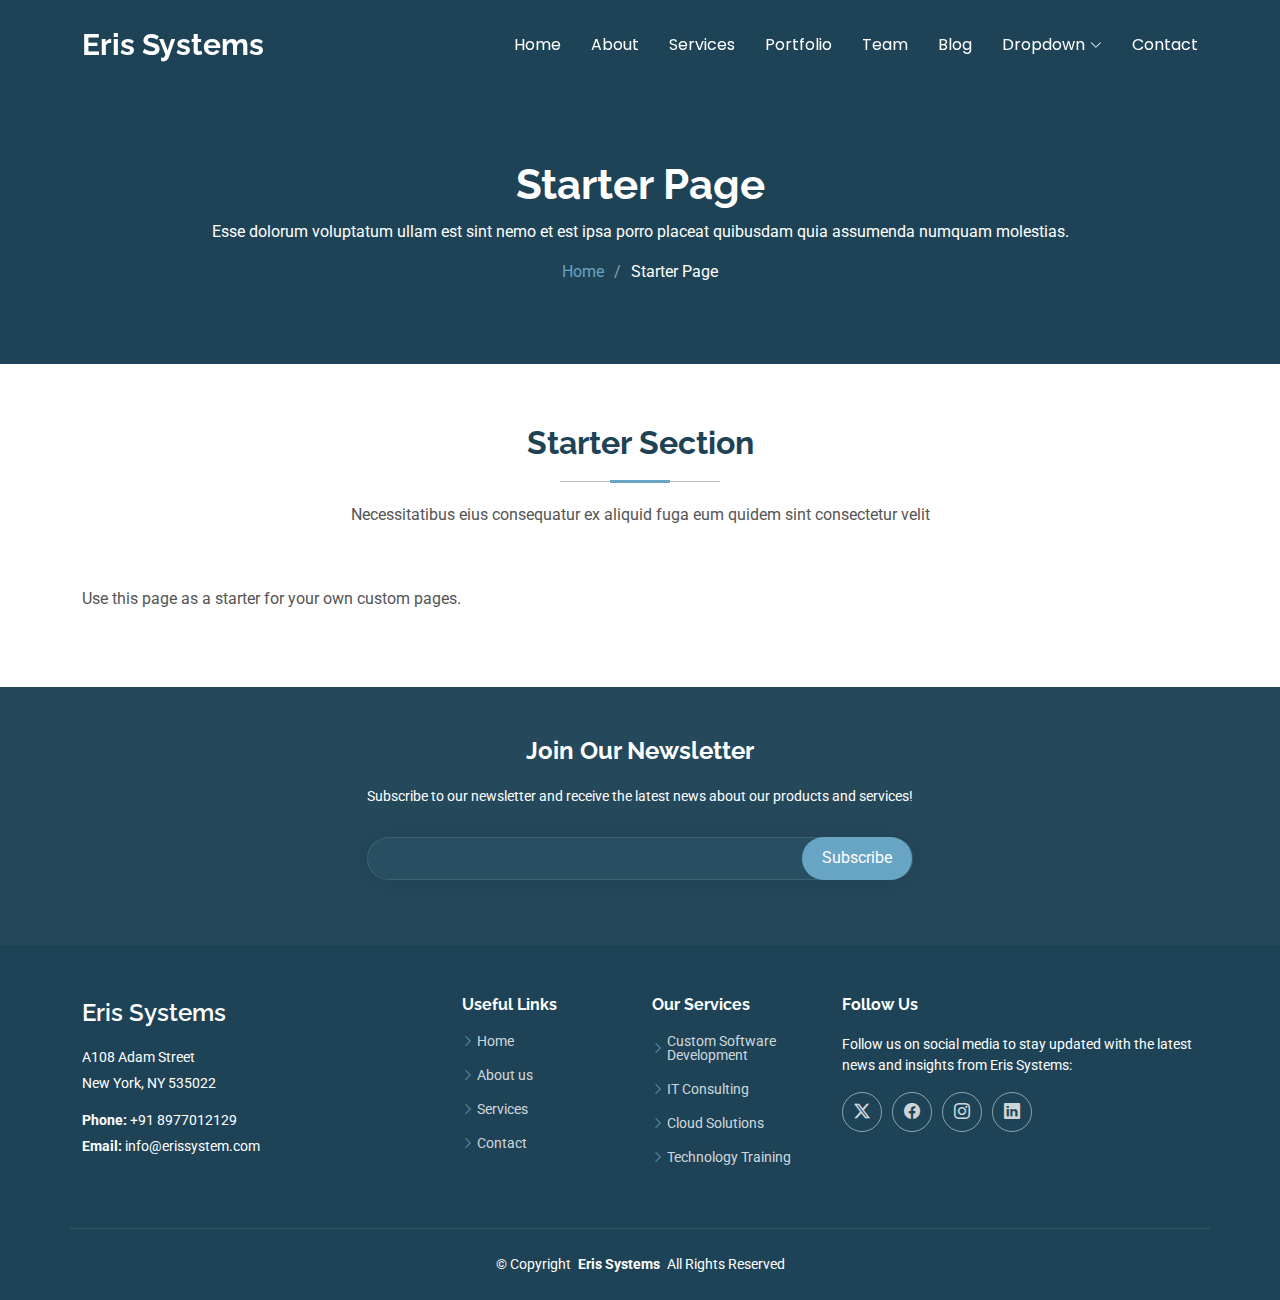
<file: starter-page.html>
<!DOCTYPE html>
<html lang="en">

<head>
  <meta charset="utf-8">
  <meta content="width=device-width, initial-scale=1.0" name="viewport">
  <title>Starter Page - Eris Systems</title>
  <meta name="description" content="">
  <meta name="keywords" content="">

  <!-- Favicons -->
  <link href="assets/img/favicon.png" rel="icon">
  <link href="assets/img/apple-touch-icon.png" rel="apple-touch-icon">

  <!-- Fonts -->
  <link href="https://fonts.googleapis.com" rel="preconnect">
  <link href="https://fonts.gstatic.com" rel="preconnect" crossorigin>
  <link href="https://fonts.googleapis.com/css2?family=Roboto:ital,wght@0,100;0,300;0,400;0,500;0,700;0,900;1,100;1,300;1,400;1,500;1,700;1,900&family=Poppins:ital,wght@0,100;0,200;0,300;0,400;0,500;0,600;0,700;0,800;0,900;1,100;1,200;1,300;1,400;1,500;1,600;1,700;1,800;1,900&family=Raleway:ital,wght@0,100;0,200;0,300;0,400;0,500;0,600;0,700;0,800;0,900;1,100;1,200;1,300;1,400;1,500;1,600;1,700;1,800;1,900&display=swap" rel="stylesheet">

  <!-- Vendor CSS Files -->
  <link href="assets/vendor/bootstrap/css/bootstrap.min.css" rel="stylesheet">
  <link href="assets/vendor/bootstrap-icons/bootstrap-icons.css" rel="stylesheet">
  <link href="assets/vendor/aos/aos.css" rel="stylesheet">
  <link href="assets/vendor/glightbox/css/glightbox.min.css" rel="stylesheet">
  <link href="assets/vendor/swiper/swiper-bundle.min.css" rel="stylesheet">

  <!-- Main CSS File -->
  <link href="assets/css/main.css" rel="stylesheet">

  <!-- =======================================================
  * Template Name: Eris Systems
  * Template URL: https://bootstrapmade.com/free-bootstrap-template-corporate-moderna/
  * Updated: Aug 07 2024 with Bootstrap v5.3.3
  * Author: BootstrapMade.com
  * License: https://bootstrapmade.com/license/
  ======================================================== -->
</head>

<body class="starter-page-page">

  <header id="header" class="header d-flex align-items-center fixed-top">
    <div class="container-fluid container-xl position-relative d-flex align-items-center justify-content-between">

      <a href="index.html" class="logo d-flex align-items-center">
        <!-- Uncomment the line below if you also wish to use an image logo -->
        <!-- <img src="assets/img/logo.png" alt=""> -->
        <h1 class="sitename">Eris Systems</h1>
      </a>

      <nav id="navmenu" class="navmenu">
        <ul>
          <li><a href="index.html">Home</a></li>
          <li><a href="about.html">About</a></li>
          <li><a href="services.html">Services</a></li>
          <li><a href="portfolio.html">Portfolio</a></li>
          <li><a href="team.html">Team</a></li>
          <li><a href="blog.html">Blog</a></li>
          <li class="dropdown"><a href="#"><span>Dropdown</span> <i class="bi bi-chevron-down toggle-dropdown"></i></a>
            <ul>
              <li><a href="#">Dropdown 1</a></li>
              <li class="dropdown"><a href="#"><span>Deep Dropdown</span> <i class="bi bi-chevron-down toggle-dropdown"></i></a>
                <ul>
                  <li><a href="#">Deep Dropdown 1</a></li>
                  <li><a href="#">Deep Dropdown 2</a></li>
                  <li><a href="#">Deep Dropdown 3</a></li>
                  <li><a href="#">Deep Dropdown 4</a></li>
                  <li><a href="#">Deep Dropdown 5</a></li>
                </ul>
              </li>
              <li><a href="#">Dropdown 2</a></li>
              <li><a href="#">Dropdown 3</a></li>
              <li><a href="#">Dropdown 4</a></li>
            </ul>
          </li>
          <li><a href="contact.html">Contact</a></li>
        </ul>
        <i class="mobile-nav-toggle d-xl-none bi bi-list"></i>
      </nav>

    </div>
  </header>

  <main class="main">

    <!-- Page Title -->
    <div class="page-title dark-background">
      <div class="container position-relative">
        <h1>Starter Page</h1>
        <p>Esse dolorum voluptatum ullam est sint nemo et est ipsa porro placeat quibusdam quia assumenda numquam molestias.</p>
        <nav class="breadcrumbs">
          <ol>
            <li><a href="index.html">Home</a></li>
            <li class="current">Starter Page</li>
          </ol>
        </nav>
      </div>
    </div><!-- End Page Title -->

    <!-- Starter Section Section -->
    <section id="starter-section" class="starter-section section">

      <!-- Section Title -->
      <div class="container section-title" data-aos="fade-up">
        <h2>Starter Section</h2>
        <p>Necessitatibus eius consequatur ex aliquid fuga eum quidem sint consectetur velit</p>
      </div><!-- End Section Title -->

      <div class="container" data-aos="fade-up">
        <p>Use this page as a starter for your own custom pages.</p>
      </div>

    </section><!-- /Starter Section Section -->

  </main>

  <footer id="footer" class="footer dark-background">

    <div class="footer-newsletter">
      <div class="container">
        <div class="row justify-content-center text-center">
          <div class="col-lg-6">
            <h4>Join Our Newsletter</h4>
            <p>Subscribe to our newsletter and receive the latest news about our products and services!</p>
            <form action="forms/newsletter.php" method="post" class="php-email-form">
              <div class="newsletter-form"><input type="email" name="email"><input type="submit" value="Subscribe"></div>
              <div class="loading">Loading</div>
              <div class="error-message"></div>
              <div class="sent-message">Your subscription request has been sent. Thank you!</div>
            </form>
          </div>
        </div>
      </div>
    </div>

    <div class="container footer-top">
      <div class="row gy-4">
        <div class="col-lg-4 col-md-6 footer-about">
          <a href="index.html" class="d-flex align-items-center">
            <span class="sitename">Eris Systems</span>
          </a>
          <div class="footer-contact pt-3">
            <p>A108 Adam Street</p>
            <p>New York, NY 535022</p>
            <p class="mt-3"><strong>Phone:</strong> <span>+91 8977012129</span></p>
            <p><strong>Email:</strong> <span>info@erissystem.com</span></p>
          </div>
        </div>

        <div class="col-lg-2 col-md-3 footer-links">
          <h4>Useful Links</h4>
          <ul>
            <li><i class="bi bi-chevron-right"></i> <a href="index.html">Home</a></li>
            <li><i class="bi bi-chevron-right"></i> <a href="about.html">About us</a></li>
            <li><i class="bi bi-chevron-right"></i> <a href="services.html">Services</a></li>
            <li><i class="bi bi-chevron-right"></i> <a href="contact.html">Contact</a></li>
          </ul>
        </div>

        <div class="col-lg-2 col-md-3 footer-links">
          <h4>Our Services</h4>
          <ul>
            <li><i class="bi bi-chevron-right"></i> <a href="custom-development.html">Custom Software Development</a>
            </li>
            <li><i class="bi bi-chevron-right"></i> <a href="it-consulting.html">IT Consulting</a></li>
            <li><i class="bi bi-chevron-right"></i> <a href="cloud-solutions.html">Cloud Solutions</a></li>
            <li><i class="bi bi-chevron-right"></i> <a href="technology-training.html">Technology Training</a></li>
          </ul>
        </div>

        <div class="col-lg-4 col-md-12">
          <h4>Follow Us</h4>
          <p>Follow us on social media to stay updated with the latest news and insights from Eris Systems:</p>
          <div class="social-links d-flex">
            <a href=""><i class="bi bi-twitter-x"></i></a>
            <a href=""><i class="bi bi-facebook"></i></a>
            <a href=""><i class="bi bi-instagram"></i></a>
            <a href=""><i class="bi bi-linkedin"></i></a>
          </div>
        </div>

      </div>
    </div>

    <div class="container copyright text-center mt-4">
      <p>© <span>Copyright</span> <strong class="px-1 sitename">Eris Systems</strong> <span>All Rights Reserved</span></p>
    </div>

  </footer>

  <!-- Scroll Top -->
  <a href="#" id="scroll-top" class="scroll-top d-flex align-items-center justify-content-center"><i class="bi bi-arrow-up-short"></i></a>

  <!-- Preloader -->
  <div id="preloader"></div>

  <!-- Vendor JS Files -->
  <script src="assets/vendor/bootstrap/js/bootstrap.bundle.min.js"></script>
  <script src="assets/vendor/php-email-form/validate.js"></script>
  <script src="assets/vendor/aos/aos.js"></script>
  <script src="assets/vendor/glightbox/js/glightbox.min.js"></script>
  <script src="assets/vendor/purecounter/purecounter_vanilla.js"></script>
  <script src="assets/vendor/swiper/swiper-bundle.min.js"></script>
  <script src="assets/vendor/waypoints/noframework.waypoints.js"></script>
  <script src="assets/vendor/imagesloaded/imagesloaded.pkgd.min.js"></script>
  <script src="assets/vendor/isotope-layout/isotope.pkgd.min.js"></script>

  <!-- Main JS File -->
  <script src="assets/js/main.js"></script>

</body>

</html>
</file>
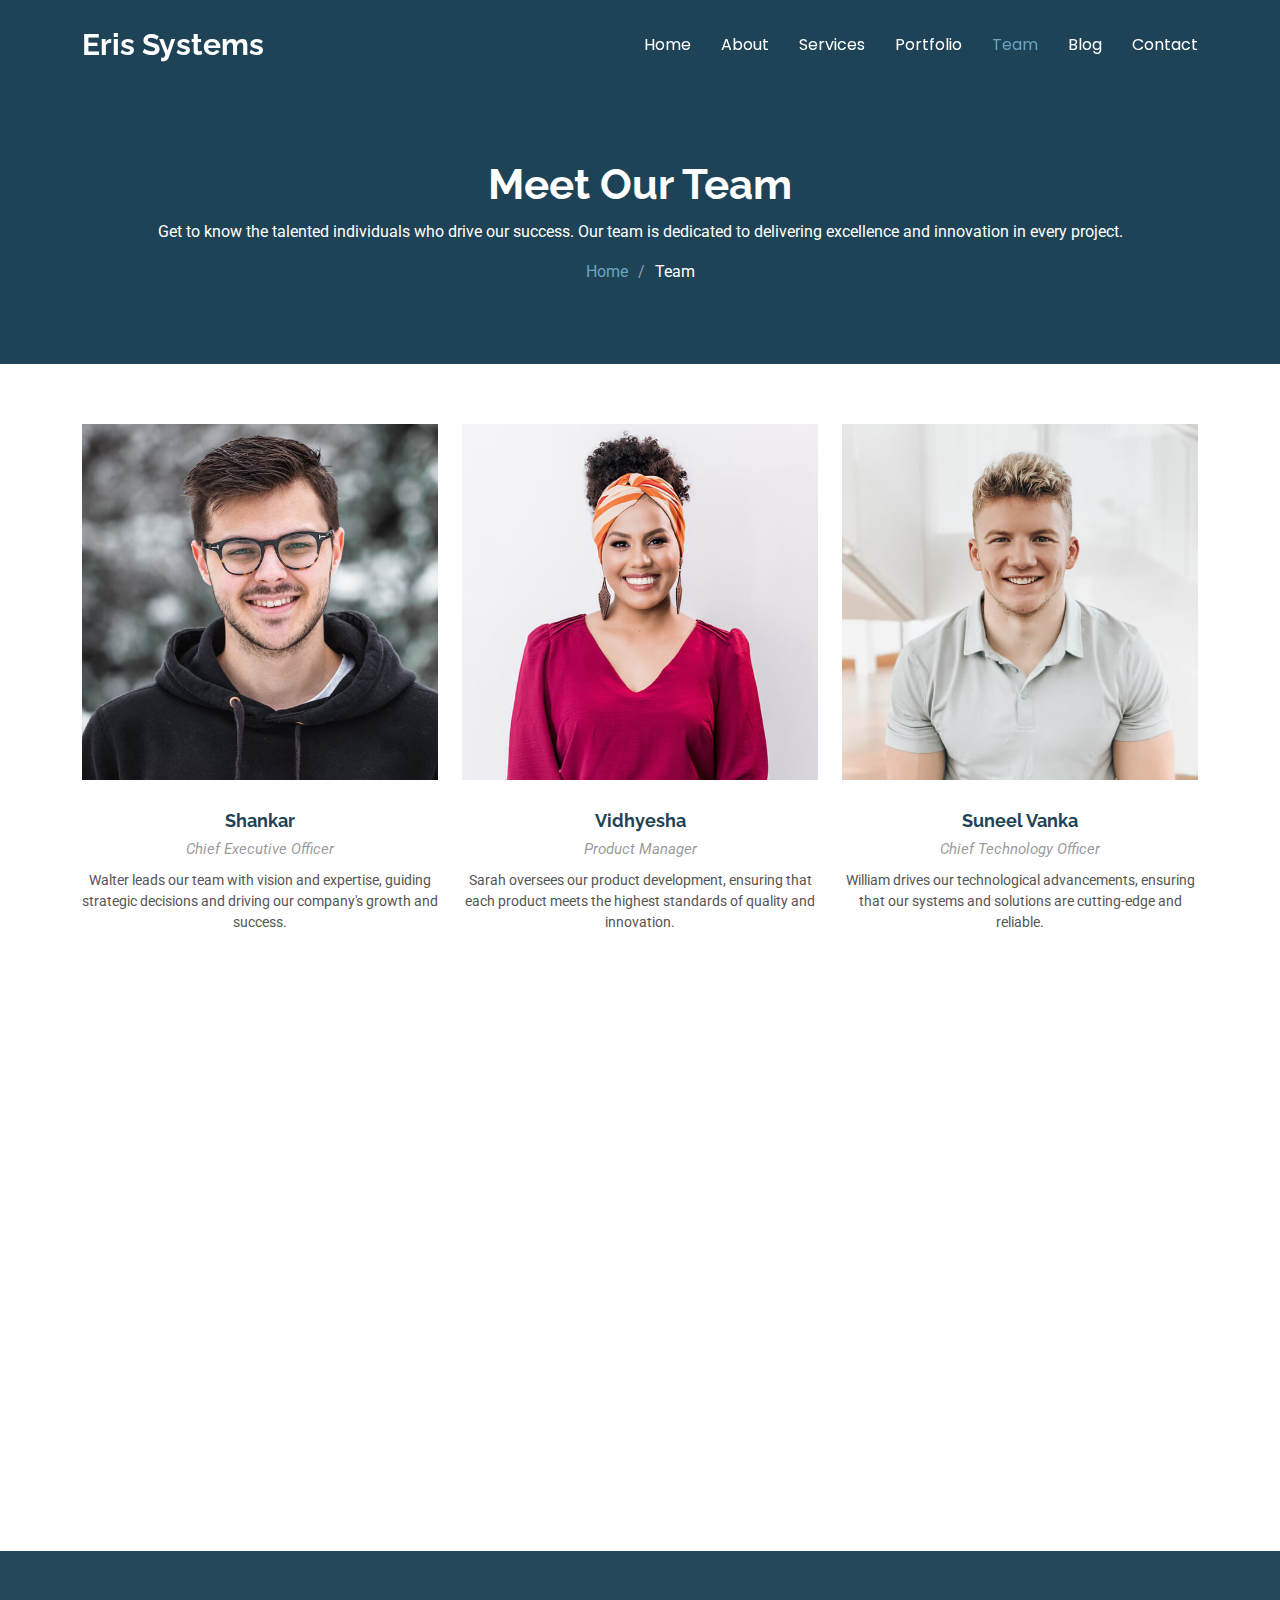
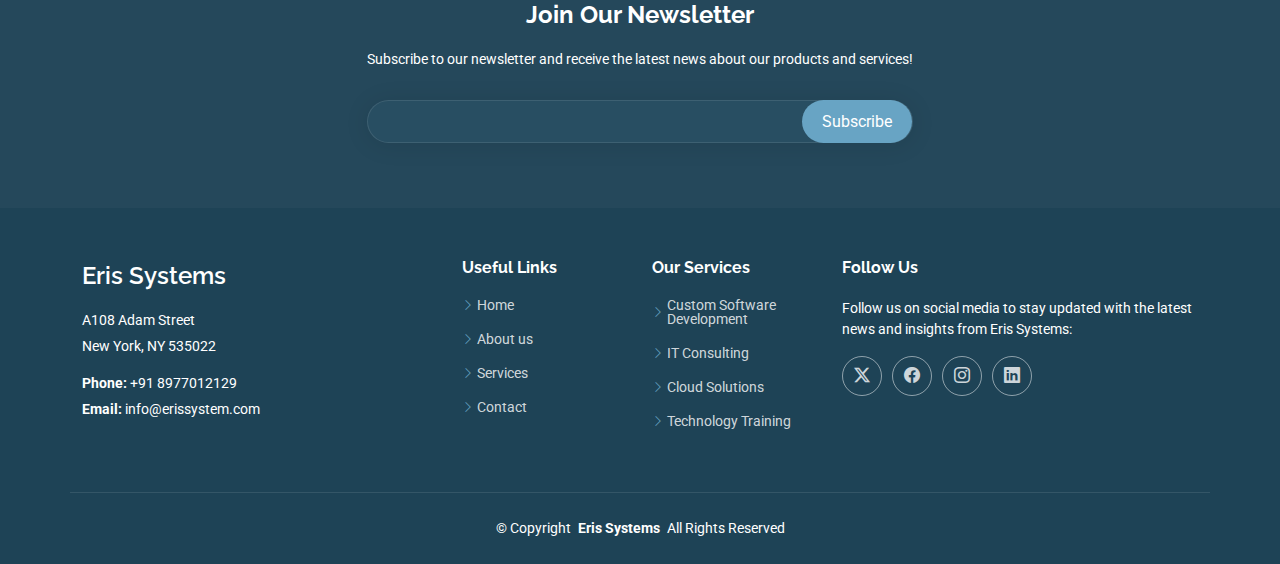
<file: team.html>
<!DOCTYPE html>
<html lang="en">

<head>
  <meta charset="utf-8">
  <meta content="width=device-width, initial-scale=1.0" name="viewport">
  <title>Team - Eris Systems</title>
  <meta name="description" content="">
  <meta name="keywords" content="">

  <!-- Favicons -->
  <link href="assets/img/favicon.png" rel="icon">
  <link href="assets/img/apple-touch-icon.png" rel="apple-touch-icon">

  <!-- Fonts -->
  <link href="https://fonts.googleapis.com" rel="preconnect">
  <link href="https://fonts.gstatic.com" rel="preconnect" crossorigin>
  <link
    href="https://fonts.googleapis.com/css2?family=Roboto:ital,wght@0,100;0,300;0,400;0,500;0,700;0,900;1,100;1,300;1,400;1,500;1,700;1,900&family=Poppins:ital,wght@0,100;0,200;0,300;0,400;0,500;0,600;0,700;0,800;0,900;1,100;1,200;1,300;1,400;1,500;1,600;1,700;1,800;1,900&family=Raleway:ital,wght@0,100;0,200;0,300;0,400;0,500;0,600;0,700;0,800;0,900;1,100;1,200;1,300;1,400;1,500;1,600;1,700;1,800;1,900&display=swap"
    rel="stylesheet">

  <!-- Vendor CSS Files -->
  <link href="assets/vendor/bootstrap/css/bootstrap.min.css" rel="stylesheet">
  <link href="assets/vendor/bootstrap-icons/bootstrap-icons.css" rel="stylesheet">
  <link href="assets/vendor/aos/aos.css" rel="stylesheet">
  <link href="assets/vendor/glightbox/css/glightbox.min.css" rel="stylesheet">
  <link href="assets/vendor/swiper/swiper-bundle.min.css" rel="stylesheet">

  <!-- Main CSS File -->
  <link href="assets/css/main.css" rel="stylesheet">

  <!-- =======================================================
  * Template Name: Eris Systems
  * Template URL: https://bootstrapmade.com/free-bootstrap-template-corporate-moderna/
  * Updated: Aug 07 2024 with Bootstrap v5.3.3
  * Author: BootstrapMade.com
  * License: https://bootstrapmade.com/license/
  ======================================================== -->
</head>

<body class="team-page">

  <header id="header" class="header d-flex align-items-center fixed-top">
    <div class="container-fluid container-xl position-relative d-flex align-items-center justify-content-between">

      <a href="index.html" class="logo d-flex align-items-center">
        <!-- Uncomment the line below if you also wish to use an image logo -->
        <!-- <img src="assets/img/logo.png" alt=""> -->
        <h1 class="sitename">Eris Systems</h1>
      </a>

      <nav id="navmenu" class="navmenu">
        <ul>
          <li><a href="index.html">Home</a></li>
          <li><a href="about.html">About</a></li>
          <li><a href="services.html">Services</a></li>
          <li><a href="portfolio.html">Portfolio</a></li>
          <li><a href="team.html" class="active">Team</a></li>
          <li><a href="blog.html">Blog</a></li>
          <li><a href="contact.html">Contact</a></li>
        </ul>
        <i class="mobile-nav-toggle d-xl-none bi bi-list"></i>
      </nav>

    </div>
  </header>

  <main class="main">

    <!-- Page Title -->
    <div class="page-title dark-background">
      <div class="container position-relative">
        <h1>Meet Our Team</h1>
        <p>Get to know the talented individuals who drive our success. Our team is dedicated to delivering excellence
          and innovation in every project.</p>
        <nav class="breadcrumbs">
          <ol>
            <li><a href="index.html">Home</a></li>
            <li class="current">Team</li>
          </ol>
        </nav>
      </div>
    </div><!-- End Page Title -->


    <!-- Team Section -->
    <section id="team" class="team section">

      <div class="container">

        <div class="row gy-5">

          <div class="col-lg-4 col-md-6 member" data-aos="fade-up" data-aos-delay="100">
            <div class="member-img">
              <img src="assets/img/team/team-1.jpg" class="img-fluid" alt="Walter White">
              <div class="social">
                <a href="#"><i class="bi bi-twitter"></i></a>
                <a href="#"><i class="bi bi-facebook"></i></a>
                <a href="#"><i class="bi bi-instagram"></i></a>
                <a href="#"><i class="bi bi-linkedin"></i></a>
              </div>
            </div>
            <div class="member-info text-center">
              <h4>Shankar</h4>
              <span>Chief Executive Officer</span>
              <p>Walter leads our team with vision and expertise, guiding strategic decisions and driving our company's
                growth and success.</p>
            </div>
          </div><!-- End Team Member -->

          <div class="col-lg-4 col-md-6 member" data-aos="fade-up" data-aos-delay="200">
            <div class="member-img">
              <img src="assets/img/team/team-2.jpg" class="img-fluid" alt="Sarah Jhonson">
              <div class="social">
                <a href="#"><i class="bi bi-twitter"></i></a>
                <a href="#"><i class="bi bi-facebook"></i></a>
                <a href="#"><i class="bi bi-instagram"></i></a>
                <a href="#"><i class="bi bi-linkedin"></i></a>
              </div>
            </div>
            <div class="member-info text-center">
              <h4>Vidhyesha</h4>
              <span>Product Manager</span>
              <p>Sarah oversees our product development, ensuring that each product meets the highest standards of
                quality and innovation.</p>
            </div>
          </div><!-- End Team Member -->

          <div class="col-lg-4 col-md-6 member" data-aos="fade-up" data-aos-delay="300">
            <div class="member-img">
              <img src="assets/img/team/team-3.jpg" class="img-fluid" alt="William Anderson">
              <div class="social">
                <a href="#"><i class="bi bi-twitter"></i></a>
                <a href="#"><i class="bi bi-facebook"></i></a>
                <a href="#"><i class="bi bi-instagram"></i></a>
                <a href="#"><i class="bi bi-linkedin"></i></a>
              </div>
            </div>
            <div class="member-info text-center">
              <h4>Suneel Vanka</h4>
              <span>Chief Technology Officer</span>
              <p>William drives our technological advancements, ensuring that our systems and solutions are cutting-edge
                and reliable.</p>
            </div>
          </div><!-- End Team Member -->

          <div class="col-lg-4 col-md-6 member" data-aos="fade-up" data-aos-delay="400">
            <div class="member-img">
              <img src="assets/img/team/team-4.jpg" class="img-fluid" alt="Amanda Jepson">
              <div class="social">
                <a href="#"><i class="bi bi-twitter"></i></a>
                <a href="#"><i class="bi bi-facebook"></i></a>
                <a href="#"><i class="bi bi-instagram"></i></a>
                <a href="#"><i class="bi bi-linkedin"></i></a>
              </div>
            </div>
            <div class="member-info text-center">
              <h4>Shravya</h4>
              <span>Accountant</span>
              <p>Amanda manages our finances with precision, ensuring accuracy and integrity in all our accounting
                practices and financial reporting.</p>
            </div>
          </div><!-- End Team Member -->

          <div class="col-lg-4 col-md-6 member" data-aos="fade-up" data-aos-delay="500">
            <div class="member-img">
              <img src="assets/img/team/team-5.jpg" class="img-fluid" alt="Brian Doe">
              <div class="social">
                <a href="#"><i class="bi bi-twitter"></i></a>
                <a href="#"><i class="bi bi-facebook"></i></a>
                <a href="#"><i class="bi bi-instagram"></i></a>
                <a href="#"><i class="bi bi-linkedin"></i></a>
              </div>
            </div>
            <div class="member-info text-center">
              <h4>Seshu</h4>
              <span>Marketing Specialist</span>
              <p>Brian crafts and executes our marketing strategies, driving brand awareness and generating leads
                through innovative campaigns.</p>
            </div>
          </div><!-- End Team Member -->

          <div class="col-lg-4 col-md-6 member" data-aos="fade-up" data-aos-delay="600">
            <div class="member-img">
              <img src="assets/img/team/team-6.jpg" class="img-fluid" alt="Josepha Palas">
              <div class="social">
                <a href="#"><i class="bi bi-twitter"></i></a>
                <a href="#"><i class="bi bi-facebook"></i></a>
                <a href="#"><i class="bi bi-instagram"></i></a>
                <a href="#"><i class="bi bi-linkedin"></i></a>
              </div>
            </div>
            <div class="member-info text-center">
              <h4>Uma</h4>
              <span>Operations Manager</span>
              <p>Josepha ensures that our operations run smoothly and efficiently, coordinating processes and managing
                resources to meet our business objectives.</p>
            </div>
          </div><!-- End Team Member -->

        </div>

      </div>

    </section><!-- /Team Section -->


  </main>

  <footer id="footer" class="footer dark-background">

    <div class="footer-newsletter">
      <div class="container">
        <div class="row justify-content-center text-center">
          <div class="col-lg-6">
            <h4>Join Our Newsletter</h4>
            <p>Subscribe to our newsletter and receive the latest news about our products and services!</p>
            <form action="forms/newsletter.php" method="post" class="php-email-form">
              <div class="newsletter-form"><input type="email" name="email"><input type="submit" value="Subscribe">
              </div>
              <div class="loading">Loading</div>
              <div class="error-message"></div>
              <div class="sent-message">Your subscription request has been sent. Thank you!</div>
            </form>
          </div>
        </div>
      </div>
    </div>

    <div class="container footer-top">
      <div class="row gy-4">
        <div class="col-lg-4 col-md-6 footer-about">
          <a href="index.html" class="d-flex align-items-center">
            <span class="sitename">Eris Systems</span>
          </a>
          <div class="footer-contact pt-3">
            <p>A108 Adam Street</p>
            <p>New York, NY 535022</p>
            <p class="mt-3"><strong>Phone:</strong> <span>+91 8977012129</span></p>
            <p><strong>Email:</strong> <span>info@erissystem.com</span></p>
          </div>
        </div>

        <div class="col-lg-2 col-md-3 footer-links">
          <h4>Useful Links</h4>
          <ul>
            <li><i class="bi bi-chevron-right"></i> <a href="index.html">Home</a></li>
            <li><i class="bi bi-chevron-right"></i> <a href="about.html">About us</a></li>
            <li><i class="bi bi-chevron-right"></i> <a href="services.html">Services</a></li>
            <li><i class="bi bi-chevron-right"></i> <a href="contact.html">Contact</a></li>
          </ul>
        </div>

        <div class="col-lg-2 col-md-3 footer-links">
          <h4>Our Services</h4>
          <ul>
            <li><i class="bi bi-chevron-right"></i> <a href="custom-development.html">Custom Software Development</a>
            </li>
            <li><i class="bi bi-chevron-right"></i> <a href="it-consulting.html">IT Consulting</a></li>
            <li><i class="bi bi-chevron-right"></i> <a href="cloud-solutions.html">Cloud Solutions</a></li>
            <li><i class="bi bi-chevron-right"></i> <a href="technology-training.html">Technology Training</a></li>
          </ul>
        </div>

        <div class="col-lg-4 col-md-12">
          <h4>Follow Us</h4>
          <p>Follow us on social media to stay updated with the latest news and insights from Eris Systems:</p>
          <div class="social-links d-flex">
            <a href=""><i class="bi bi-twitter-x"></i></a>
            <a href=""><i class="bi bi-facebook"></i></a>
            <a href=""><i class="bi bi-instagram"></i></a>
            <a href=""><i class="bi bi-linkedin"></i></a>
          </div>
        </div>

      </div>
    </div>

    <div class="container copyright text-center mt-4">
      <p>© <span>Copyright</span> <strong class="px-1 sitename">Eris Systems</strong> <span>All Rights Reserved</span></p>
    </div>

  </footer>

  <!-- Scroll Top -->
  <a href="#" id="scroll-top" class="scroll-top d-flex align-items-center justify-content-center"><i
      class="bi bi-arrow-up-short"></i></a>

  <!-- Preloader -->
  <div id="preloader"></div>

  <!-- Vendor JS Files -->
  <script src="assets/vendor/bootstrap/js/bootstrap.bundle.min.js"></script>
  <script src="assets/vendor/php-email-form/validate.js"></script>
  <script src="assets/vendor/aos/aos.js"></script>
  <script src="assets/vendor/glightbox/js/glightbox.min.js"></script>
  <script src="assets/vendor/purecounter/purecounter_vanilla.js"></script>
  <script src="assets/vendor/swiper/swiper-bundle.min.js"></script>
  <script src="assets/vendor/waypoints/noframework.waypoints.js"></script>
  <script src="assets/vendor/imagesloaded/imagesloaded.pkgd.min.js"></script>
  <script src="assets/vendor/isotope-layout/isotope.pkgd.min.js"></script>

  <!-- Main JS File -->
  <script src="assets/js/main.js"></script>

</body>

</html>
</file>
<file: assets/css/main.css>
/**
* Template Name: Eris Systems
* Template URL: https://bootstrapmade.com/free-bootstrap-template-corporate-moderna/
* Updated: Aug 07 2024 with Bootstrap v5.3.3
* Author: BootstrapMade.com
* License: https://bootstrapmade.com/license/
*/

/*--------------------------------------------------------------
# Font & Color Variables
# Help: https://bootstrapmade.com/color-system/
--------------------------------------------------------------*/
/* Fonts */
:root {
  --default-font: "Roboto",  system-ui, -apple-system, "Segoe UI", Roboto, "Helvetica Neue", Arial, "Noto Sans", "Liberation Sans", sans-serif, "Apple Color Emoji", "Segoe UI Emoji", "Segoe UI Symbol", "Noto Color Emoji";
  --heading-font: "Raleway",  sans-serif;
  --nav-font: "Poppins",  sans-serif;
}

/* Global Colors - The following color variables are used throughout the website. Updating them here will change the color scheme of the entire website */
:root { 
  --background-color: #ffffff; /* Background color for the entire website, including individual sections */
  --default-color: #555555; /* Default color used for the majority of the text content across the entire website */
  --heading-color: #1e4356; /* Color for headings, subheadings and title throughout the website */
  --accent-color: #68a4c4; /* Accent color that represents your brand on the website. It's used for buttons, links, and other elements that need to stand out */
  --surface-color: #ffffff; /* The surface color is used as a background of boxed elements within sections, such as cards, icon boxes, or other elements that require a visual separation from the global background. */
  --contrast-color: #ffffff; /* Contrast color for text, ensuring readability against backgrounds of accent, heading, or default colors. */
}

/* Nav Menu Colors - The following color variables are used specifically for the navigation menu. They are separate from the global colors to allow for more customization options */
:root {
  --nav-color: #ffffff;  /* The default color of the main navmenu links */
  --nav-hover-color: #68a4c4; /* Applied to main navmenu links when they are hovered over or active */
  --nav-mobile-background-color: #ffffff; /* Used as the background color for mobile navigation menu */
  --nav-dropdown-background-color: #ffffff; /* Used as the background color for dropdown items that appear when hovering over primary navigation items */
  --nav-dropdown-color: #555555; /* Used for navigation links of the dropdown items in the navigation menu. */
  --nav-dropdown-hover-color: #68a4c4; /* Similar to --nav-hover-color, this color is applied to dropdown navigation links when they are hovered over. */
}

/* Color Presets - These classes override global colors when applied to any section or element, providing reuse of the sam color scheme. */

.light-background {
  --background-color: #f4f8fb;
  --surface-color: #ffffff;
}

.dark-background {
  --background-color: #1e4356;
  --default-color: #ffffff;
  --heading-color: #ffffff;
  --surface-color: #284e62;
  --contrast-color: #ffffff;
}

/* Smooth scroll */
:root {
  scroll-behavior: smooth;
}

/*--------------------------------------------------------------
# General Styling & Shared Classes
--------------------------------------------------------------*/
body {
  color: var(--default-color);
  background-color: var(--background-color);
  font-family: var(--default-font);
}

a {
  color: var(--accent-color);
  text-decoration: none;
  transition: 0.3s;
}

a:hover {
  color: color-mix(in srgb, var(--accent-color), transparent 25%);
  text-decoration: none;
}

h1,
h2,
h3,
h4,
h5,
h6 {
  color: var(--heading-color);
  font-family: var(--heading-font);
}

/* PHP Email Form Messages
------------------------------*/
.php-email-form .error-message {
  display: none;
  background: #df1529;
  color: #ffffff;
  text-align: left;
  padding: 15px;
  margin-bottom: 24px;
  font-weight: 600;
}

.php-email-form .sent-message {
  display: none;
  color: #ffffff;
  background: #059652;
  text-align: center;
  padding: 15px;
  margin-bottom: 24px;
  font-weight: 600;
}

.php-email-form .loading {
  display: none;
  background: var(--surface-color);
  text-align: center;
  padding: 15px;
  margin-bottom: 24px;
}

.php-email-form .loading:before {
  content: "";
  display: inline-block;
  border-radius: 50%;
  width: 24px;
  height: 24px;
  margin: 0 10px -6px 0;
  border: 3px solid var(--accent-color);
  border-top-color: var(--surface-color);
  animation: php-email-form-loading 1s linear infinite;
}

@keyframes php-email-form-loading {
  0% {
    transform: rotate(0deg);
  }

  100% {
    transform: rotate(360deg);
  }
}

/* Pulsating Play Button
------------------------------*/
.pulsating-play-btn {
  width: 94px;
  height: 94px;
  background: radial-gradient(var(--accent-color) 50%, color-mix(in srgb, var(--accent-color), transparent 75%) 52%);
  border-radius: 50%;
  display: block;
  position: relative;
  overflow: hidden;
}

.pulsating-play-btn:before {
  content: "";
  position: absolute;
  width: 120px;
  height: 120px;
  animation-delay: 0s;
  animation: pulsate-play-btn 2s;
  animation-direction: forwards;
  animation-iteration-count: infinite;
  animation-timing-function: steps;
  opacity: 1;
  border-radius: 50%;
  border: 5px solid color-mix(in srgb, var(--accent-color), transparent 30%);
  top: -15%;
  left: -15%;
  background: rgba(198, 16, 0, 0);
}

.pulsating-play-btn:after {
  content: "";
  position: absolute;
  left: 50%;
  top: 50%;
  transform: translateX(-40%) translateY(-50%);
  width: 0;
  height: 0;
  border-top: 10px solid transparent;
  border-bottom: 10px solid transparent;
  border-left: 15px solid #fff;
  z-index: 100;
  transition: all 400ms cubic-bezier(0.55, 0.055, 0.675, 0.19);
}

.pulsating-play-btn:hover:before {
  content: "";
  position: absolute;
  left: 50%;
  top: 50%;
  transform: translateX(-40%) translateY(-50%);
  width: 0;
  height: 0;
  border: none;
  border-top: 10px solid transparent;
  border-bottom: 10px solid transparent;
  border-left: 15px solid #fff;
  z-index: 200;
  animation: none;
  border-radius: 0;
}

.pulsating-play-btn:hover:after {
  border-left: 15px solid var(--accent-color);
  transform: scale(20);
}

@keyframes pulsate-play-btn {
  0% {
    transform: scale(0.6, 0.6);
    opacity: 1;
  }

  100% {
    transform: scale(1, 1);
    opacity: 0;
  }
}

/*--------------------------------------------------------------
# Global Header
--------------------------------------------------------------*/
.header {
  --background-color: rgba(255, 255, 255, 0);
  --default-color: #ffffff;
  --heading-color: #ffffff;
  color: var(--default-color);
  background-color: var(--background-color);
  padding: 15px 0;
  transition: all 0.5s;
  z-index: 997;
}

.header .logo {
  line-height: 1;
}

.header .logo img {
  max-height: 32px;
  margin-right: 8px;
}

.header .logo h1 {
  font-size: 30px;
  margin: 0;
  font-weight: 700;
  color: var(--heading-color);
}

/* Global Header on Scroll
------------------------------*/
.scrolled .header {
  --background-color: #1e4356;
}

/*--------------------------------------------------------------
# Navigation Menu
--------------------------------------------------------------*/
/* Navmenu - Desktop */
@media (min-width: 1200px) {
  .navmenu {
    padding: 0;
  }

  .navmenu ul {
    margin: 0;
    padding: 0;
    display: flex;
    list-style: none;
    align-items: center;
  }

  .navmenu li {
    position: relative;
  }

  .navmenu a,
  .navmenu a:focus {
    color: var(--nav-color);
    padding: 18px 15px;
    font-size: 16px;
    font-family: var(--nav-font);
    font-weight: 400;
    display: flex;
    align-items: center;
    justify-content: space-between;
    white-space: nowrap;
    transition: 0.3s;
  }

  .navmenu a i,
  .navmenu a:focus i {
    font-size: 12px;
    line-height: 0;
    margin-left: 5px;
    transition: 0.3s;
  }

  .navmenu li:last-child a {
    padding-right: 0;
  }

  .navmenu li:hover>a,
  .navmenu .active,
  .navmenu .active:focus {
    color: var(--nav-hover-color);
  }

  .navmenu .dropdown ul {
    margin: 0;
    padding: 10px 0;
    background: var(--nav-dropdown-background-color);
    display: block;
    position: absolute;
    visibility: hidden;
    left: 14px;
    top: 130%;
    opacity: 0;
    transition: 0.3s;
    border-radius: 4px;
    z-index: 99;
    box-shadow: 0px 0px 30px rgba(0, 0, 0, 0.1);
  }

  .navmenu .dropdown ul li {
    min-width: 200px;
  }

  .navmenu .dropdown ul a {
    padding: 10px 20px;
    font-size: 15px;
    text-transform: none;
    color: var(--nav-dropdown-color);
  }

  .navmenu .dropdown ul a i {
    font-size: 12px;
  }

  .navmenu .dropdown ul a:hover,
  .navmenu .dropdown ul .active:hover,
  .navmenu .dropdown ul li:hover>a {
    color: var(--nav-dropdown-hover-color);
  }

  .navmenu .dropdown:hover>ul {
    opacity: 1;
    top: 100%;
    visibility: visible;
  }

  .navmenu .dropdown .dropdown ul {
    top: 0;
    left: -90%;
    visibility: hidden;
  }

  .navmenu .dropdown .dropdown:hover>ul {
    opacity: 1;
    top: 0;
    left: -100%;
    visibility: visible;
  }
}

/* Navmenu - Mobile */
@media (max-width: 1199px) {
  .mobile-nav-toggle {
    color: var(--nav-color);
    font-size: 28px;
    line-height: 0;
    margin-right: 10px;
    cursor: pointer;
    transition: color 0.3s;
  }

  .navmenu {
    padding: 0;
    z-index: 9997;
  }

  .navmenu ul {
    display: none;
    list-style: none;
    position: absolute;
    inset: 60px 20px 20px 20px;
    padding: 10px 0;
    margin: 0;
    border-radius: 6px;
    background-color: var(--nav-mobile-background-color);
    overflow-y: auto;
    transition: 0.3s;
    z-index: 9998;
    box-shadow: 0px 0px 30px rgba(0, 0, 0, 0.1);
  }

  .navmenu a,
  .navmenu a:focus {
    color: var(--nav-dropdown-color);
    padding: 10px 20px;
    font-family: var(--nav-font);
    font-size: 17px;
    font-weight: 500;
    display: flex;
    align-items: center;
    justify-content: space-between;
    white-space: nowrap;
    transition: 0.3s;
  }

  .navmenu a i,
  .navmenu a:focus i {
    font-size: 12px;
    line-height: 0;
    margin-left: 5px;
    width: 30px;
    height: 30px;
    display: flex;
    align-items: center;
    justify-content: center;
    border-radius: 50%;
    transition: 0.3s;
    background-color: color-mix(in srgb, var(--accent-color), transparent 90%);
  }

  .navmenu a i:hover,
  .navmenu a:focus i:hover {
    background-color: var(--accent-color);
    color: var(--contrast-color);
  }

  .navmenu a:hover,
  .navmenu .active,
  .navmenu .active:focus {
    color: var(--nav-dropdown-hover-color);
  }

  .navmenu .active i,
  .navmenu .active:focus i {
    background-color: var(--accent-color);
    color: var(--contrast-color);
    transform: rotate(180deg);
  }

  .navmenu .dropdown ul {
    position: static;
    display: none;
    z-index: 99;
    padding: 10px 0;
    margin: 10px 20px;
    background-color: var(--nav-dropdown-background-color);
    border: 1px solid color-mix(in srgb, var(--default-color), transparent 90%);
    box-shadow: none;
    transition: all 0.5s ease-in-out;
  }

  .navmenu .dropdown ul ul {
    background-color: rgba(33, 37, 41, 0.1);
  }

  .navmenu .dropdown>.dropdown-active {
    display: block;
    background-color: rgba(33, 37, 41, 0.03);
  }

  .mobile-nav-active {
    overflow: hidden;
  }

  .mobile-nav-active .mobile-nav-toggle {
    color: #fff;
    position: absolute;
    font-size: 32px;
    top: 15px;
    right: 15px;
    margin-right: 0;
    z-index: 9999;
  }

  .mobile-nav-active .navmenu {
    position: fixed;
    overflow: hidden;
    inset: 0;
    background: rgba(33, 37, 41, 0.8);
    transition: 0.3s;
  }

  .mobile-nav-active .navmenu>ul {
    display: block;
  }
}

/*--------------------------------------------------------------
# Global Footer
--------------------------------------------------------------*/
.footer {
  color: var(--default-color);
  background-color: var(--background-color);
  font-size: 14px;
  position: relative;
}

.footer .footer-newsletter {
  background-color: color-mix(in srgb, var(--default-color), transparent 97%);
  padding: 50px 0;
}

.footer .footer-newsletter h4 {
  font-size: 24px;
}

.footer .footer-newsletter .newsletter-form {
  margin-top: 30px;
  margin-bottom: 15px;
  padding: 6px 8px;
  position: relative;
  border-radius: 4px;
  background-color: var(--surface-color);
  border: 1px solid color-mix(in srgb, var(--default-color), transparent 90%);
  box-shadow: 0px 2px 25px rgba(0, 0, 0, 0.1);
  display: flex;
  transition: 0.3s;
  border-radius: 50px;
}

.footer .footer-newsletter .newsletter-form:focus-within {
  border-color: var(--accent-color);
}

.footer .footer-newsletter .newsletter-form input[type=email] {
  border: 0;
  padding: 4px;
  width: 100%;
  background-color: var(--surface-color);
  color: var(--default-color);
}

.footer .footer-newsletter .newsletter-form input[type=email]:focus-visible {
  outline: none;
}

.footer .footer-newsletter .newsletter-form input[type=submit] {
  border: 0;
  font-size: 16px;
  padding: 0 20px;
  margin: -7px -8px -7px 0;
  background: var(--accent-color);
  color: var(--contrast-color);
  transition: 0.3s;
  border-radius: 50px;
}

.footer .footer-newsletter .newsletter-form input[type=submit]:hover {
  background: color-mix(in srgb, var(--accent-color), transparent 20%);
}

.footer .footer-top {
  padding-top: 50px;
}

.footer .social-links a {
  display: flex;
  align-items: center;
  justify-content: center;
  width: 40px;
  height: 40px;
  border-radius: 50%;
  border: 1px solid color-mix(in srgb, var(--default-color), transparent 50%);
  font-size: 16px;
  color: color-mix(in srgb, var(--default-color), transparent 20%);
  margin-right: 10px;
  transition: 0.3s;
}

.footer .social-links a:hover {
  color: var(--accent-color);
  border-color: var(--accent-color);
}

.footer h4 {
  font-size: 16px;
  font-weight: bold;
  position: relative;
  padding-bottom: 12px;
}

.footer .footer-links {
  margin-bottom: 30px;
}

.footer .footer-links ul {
  list-style: none;
  padding: 0;
  margin: 0;
}

.footer .footer-links ul i {
  margin-right: 3px;
  font-size: 12px;
  line-height: 0;
  color: var(--accent-color);
}

.footer .footer-links ul li {
  padding: 10px 0;
  display: flex;
  align-items: center;
}

.footer .footer-links ul li:first-child {
  padding-top: 0;
}

.footer .footer-links ul a {
  display: inline-block;
  color: color-mix(in srgb, var(--default-color), transparent 20%);
  line-height: 1;
}

.footer .footer-links ul a:hover {
  color: var(--accent-color);
}

.footer .footer-about a {
  color: var(--heading-color);
  font-size: 24px;
  font-weight: 600;
  font-family: var(--heading-font);
}

.footer .footer-contact p {
  margin-bottom: 5px;
}

.footer .copyright {
  padding: 25px 0;
  border-top: 1px solid color-mix(in srgb, var(--default-color), transparent 90%);
}

.footer .copyright p {
  margin-bottom: 0;
}

.footer .credits {
  margin-top: 6px;
  font-size: 13px;
}

/*--------------------------------------------------------------
# Preloader
--------------------------------------------------------------*/
#preloader {
  position: fixed;
  inset: 0;
  z-index: 999999;
  overflow: hidden;
  background: var(--background-color);
  transition: all 0.6s ease-out;
}

#preloader:before {
  content: "";
  position: fixed;
  top: calc(50% - 30px);
  left: calc(50% - 30px);
  border: 6px solid #ffffff;
  border-color: var(--accent-color) transparent var(--accent-color) transparent;
  border-radius: 50%;
  width: 60px;
  height: 60px;
  animation: animate-preloader 1.5s linear infinite;
}

@keyframes animate-preloader {
  0% {
    transform: rotate(0deg);
  }

  100% {
    transform: rotate(360deg);
  }
}

/*--------------------------------------------------------------
# Scroll Top Button
--------------------------------------------------------------*/
.scroll-top {
  position: fixed;
  visibility: hidden;
  opacity: 0;
  right: 15px;
  bottom: 15px;
  z-index: 99999;
  background-color: var(--accent-color);
  width: 40px;
  height: 40px;
  border-radius: 4px;
  transition: all 0.4s;
}

.scroll-top i {
  font-size: 24px;
  color: var(--contrast-color);
  line-height: 0;
}

.scroll-top:hover {
  background-color: color-mix(in srgb, var(--accent-color), transparent 20%);
  color: var(--contrast-color);
}

.scroll-top.active {
  visibility: visible;
  opacity: 1;
}

/*--------------------------------------------------------------
# Disable aos animation delay on mobile devices
--------------------------------------------------------------*/
@media screen and (max-width: 768px) {
  [data-aos-delay] {
    transition-delay: 0 !important;
  }
}

/*--------------------------------------------------------------
# Global Page Titles & Breadcrumbs
--------------------------------------------------------------*/
.page-title {
  color: var(--default-color);
  background-color: var(--background-color);
  padding: 160px 0 80px 0;
  text-align: center;
  position: relative;
}

.page-title:before {
  content: "";
  background-color: color-mix(in srgb, var(--background-color), transparent 50%);
  position: absolute;
  inset: 0;
}

.page-title h1 {
  font-size: 42px;
  font-weight: 700;
  margin-bottom: 10px;
}

.page-title .breadcrumbs ol {
  display: flex;
  flex-wrap: wrap;
  list-style: none;
  justify-content: center;
  padding: 0;
  margin: 0;
  font-size: 16px;
  font-weight: 400;
}

.page-title .breadcrumbs ol li+li {
  padding-left: 10px;
}

.page-title .breadcrumbs ol li+li::before {
  content: "/";
  display: inline-block;
  padding-right: 10px;
  color: color-mix(in srgb, var(--default-color), transparent 50%);
}

/*--------------------------------------------------------------
# Global Sections
--------------------------------------------------------------*/
section,
.section {
  color: var(--default-color);
  background-color: var(--background-color);
  padding: 60px 0;
  scroll-margin-top: 90px;
  overflow: clip;
}

@media (max-width: 1199px) {

  section,
  .section {
    scroll-margin-top: 66px;
  }
}

/*--------------------------------------------------------------
# Global Section Titles
--------------------------------------------------------------*/
.section-title {
  text-align: center;
  padding-bottom: 60px;
  position: relative;
}

.section-title h2 {
  font-size: 32px;
  font-weight: 700;
  margin-bottom: 20px;
  padding-bottom: 20px;
  position: relative;
}

.section-title h2:before {
  content: "";
  position: absolute;
  display: block;
  width: 160px;
  height: 1px;
  background: color-mix(in srgb, var(--default-color), transparent 60%);
  left: 0;
  right: 0;
  bottom: 1px;
  margin: auto;
}

.section-title h2::after {
  content: "";
  position: absolute;
  display: block;
  width: 60px;
  height: 3px;
  background: var(--accent-color);
  left: 0;
  right: 0;
  bottom: 0;
  margin: auto;
}

.section-title p {
  margin-bottom: 0;
}

/*--------------------------------------------------------------
# Hero Section
--------------------------------------------------------------*/
.hero {
  width: 100%;
  min-height: 80vh;
  overflow: hidden;
  display: flex;
  align-items: center;
  position: relative;
  background-color: transparent;
}

.hero::after {
  content: "";
  position: absolute;
  left: 50%;
  top: 0;
  width: 130%;
  height: 95%;
  background: linear-gradient(to right, color-mix(in srgb, var(--background-color), transparent 90%), var(--background-color)), url("../img/hero-bg.jpg") center top no-repeat;
  background-size: cover;
  z-index: 0;
  border-radius: 0 0 50% 50%;
  transform: translateX(-50%) rotate(0deg);
}

.hero::before {
  content: "";
  position: absolute;
  left: 50%;
  top: 0;
  width: 130%;
  height: 96%;
  background: var(--background-color);
  opacity: 0.3;
  z-index: 0;
  border-radius: 0 0 50% 50%;
  transform: translateX(-50%) translateY(18px) rotate(2deg);
}

.hero img {
  position: absolute;
  inset: 0;
  display: block;
  width: 100%;
  height: 100%;
  object-fit: cover;
  z-index: 1;
}

.hero .carousel {
  position: relative;
  width: 100%;
  display: flex;
  align-items: center;
  z-index: 3;
}

.hero .carousel-container {
  display: flex;
  justify-content: center;
  align-items: center;
  flex-direction: column;
  text-align: center;
}

.hero h2 {
  margin-bottom: 30px;
  font-size: 48px;
  font-weight: 700;
  animation: fadeInDown 1s both;
  display: block;
}

.hero p {
  width: 80%;
  margin: 0 auto 30px auto;
  color: color-mix(in srgb, var(--default-color), transparent 20%);
  animation: fadeInDown 1s both 0.2s;
}

.hero .carousel-control-prev,
.hero .carousel-control-next {
  width: 10%;
}

.hero .carousel-control-next-icon,
.hero .carousel-control-prev-icon {
  background: none;
  font-size: 48px;
  line-height: 1;
  width: auto;
  height: auto;
}

.hero .btn-get-started {
  font-weight: 500;
  font-size: 14px;
  letter-spacing: 1px;
  display: inline-block;
  padding: 12px 32px;
  border-radius: 50px;
  transition: 0.5s;
  line-height: 1;
  margin: 10px;
  color: var(--default-color);
  animation: fadeInUp 1s both 0.4s;
  border: 2px solid var(--accent-color);
}

.hero .btn-get-started:hover {
  background: var(--accent-color);
  color: var(--contrast-color);
  text-decoration: none;
}

.hero .carousel-indicators {
  bottom: -60px;
}

.hero .carousel-indicators li {
  cursor: pointer;
  background: var(--default-color);
  overflow: hidden;
  border: 0;
  width: 12px;
  height: 12px;
  border-radius: 50px;
  opacity: 0.3;
  transition: 0.3s;
}

.hero .carousel-indicators li.active {
  opacity: 1;
  background: var(--accent-color);
}

@media (min-width: 1024px) {
  .hero p {
    width: 60%;
  }

  .hero .carousel-control-prev,
  .hero .carousel-control-next {
    width: 5%;
  }
}

@media (max-width: 768px),
(max-height: 700px) {
  .hero h2 {
    font-size: 28px;
  }
}

@keyframes fadeInUp {
  from {
    opacity: 0;
    transform: translate3d(0, 100%, 0);
  }

  to {
    opacity: 1;
    transform: translate3d(0, 0, 0);
  }
}

@keyframes fadeInDown {
  from {
    opacity: 0;
    transform: translate3d(0, -100%, 0);
  }

  to {
    opacity: 1;
    transform: translate3d(0, 0, 0);
  }
}

/*--------------------------------------------------------------
# Featured Services Section
--------------------------------------------------------------*/
.featured-services {
  --cyan-color: #0dcaf0;
  --orange-color: #fd7e14;
  --teal-color: #20c997;
  --red-color: #df1529;
}

.featured-services .service-item {
  background-color: var(--surface-color);
  box-shadow: 0px 5px 90px 0px rgba(0, 0, 0, 0.1);
  height: 100%;
  padding: 40px 30px;
  text-align: center;
  transition: 0.3s;
  border-radius: 5px;
  border: 1px solid transparent;
}

.featured-services .service-item .icon {
  margin: 0 auto;
  width: 64px;
  height: 64px;
  display: flex;
  border-radius: 50%;
  align-items: center;
  justify-content: center;
  transition: ease-in-out 0.3s;
  position: relative;
}

.featured-services .service-item .icon i {
  font-size: 28px;
  transition: 0.5s;
  position: relative;
}

.featured-services .service-item h3 {
  font-weight: 700;
  margin: 10px 0 15px 0;
  font-size: 22px;
}

.featured-services .service-item p {
  line-height: 24px;
  font-size: 14px;
  margin-bottom: 0;
}

.featured-services .service-item:hover {
  box-shadow: 0px 5px 35px 0px rgba(0, 0, 0, 0.1);
}

.featured-services .service-item.item-cyan .icon {
  background-color: color-mix(in srgb, var(--cyan-color) 10%, white 95%);
}

.featured-services .service-item.item-cyan .icon i {
  color: var(--cyan-color);
}

.featured-services .service-item.item-cyan:hover {
  border-color: var(--cyan-color);
}

.featured-services .service-item.item-cyan:hover .icon {
  background-color: var(--cyan-color);
}

.featured-services .service-item.item-cyan:hover .icon i {
  color: var(--contrast-color);
}

.featured-services .service-item.item-orange .icon {
  background-color: color-mix(in srgb, var(--orange-color) 10%, white 95%);
}

.featured-services .service-item.item-orange .icon i {
  color: var(--orange-color);
}

.featured-services .service-item.item-orange:hover {
  border-color: var(--orange-color);
}

.featured-services .service-item.item-orange:hover .icon {
  background-color: var(--orange-color);
}

.featured-services .service-item.item-orange:hover .icon i {
  color: var(--contrast-color);
}

.featured-services .service-item.item-teal .icon {
  background-color: color-mix(in srgb, var(--teal-color) 10%, white 95%);
}

.featured-services .service-item.item-teal .icon i {
  color: var(--teal-color);
}

.featured-services .service-item.item-teal:hover {
  border-color: var(--teal-color);
}

.featured-services .service-item.item-teal:hover .icon {
  background-color: var(--teal-color);
}

.featured-services .service-item.item-teal:hover .icon i {
  color: var(--contrast-color);
}

.featured-services .service-item.item-red .icon {
  background-color: color-mix(in srgb, var(--red-color) 10%, white 95%);
}

.featured-services .service-item.item-red .icon i {
  color: var(--red-color);
}

.featured-services .service-item.item-red:hover {
  border-color: var(--red-color);
}

.featured-services .service-item.item-red:hover .icon {
  background-color: var(--red-color);
}

.featured-services .service-item.item-red:hover .icon i {
  color: var(--contrast-color);
}

/*--------------------------------------------------------------
# About Section
--------------------------------------------------------------*/
.about .content h3 {
  font-size: 1.75rem;
  font-weight: 700;
}

.about .content ul {
  list-style: none;
  padding: 0;
}

.about .content ul li {
  padding: 10px 0 0 0;
  display: flex;
}

.about .content ul i {
  color: var(--accent-color);
  margin-right: 0.5rem;
  line-height: 1.2;
  font-size: 1.25rem;
}

.about .content p:last-child {
  margin-bottom: 0;
}

.about .pulsating-play-btn {
  position: absolute;
  left: calc(50% - 47px);
  top: calc(50% - 47px);
}

/*--------------------------------------------------------------
# Features Section
--------------------------------------------------------------*/
.features .features-item {
  color: color-mix(in srgb, var(--default-color), transparent 20%);
}

.features .features-item+.features-item {
  margin-top: 100px;
}

@media (max-width: 640px) {
  .features .features-item+.features-item {
    margin-top: 40px;
  }
}

.features .features-item h3 {
  font-weight: 700;
  font-size: 26px;
}

.features .features-item ul {
  list-style: none;
  padding: 0;
}

.features .features-item ul li {
  padding-bottom: 10px;
  display: flex;
  align-items: center;
}

.features .features-item ul li:last-child {
  padding-bottom: 0;
}

.features .features-item ul i {
  font-size: 20px;
  padding-right: 4px;
  color: var(--accent-color);
}

.features .features-item p:last-child {
  margin-bottom: 0;
}

/*--------------------------------------------------------------
# Stats Section
--------------------------------------------------------------*/
.stats .stats-item {
  padding: 30px;
  width: 100%;
}

.stats .stats-item span {
  font-size: 48px;
  display: block;
  color: var(--accent-color);
  font-weight: 700;
}

.stats .stats-item p {
  color: color-mix(in srgb, var(--default-color), transparent 40%);
  padding: 0;
  margin: 0;
  font-family: var(--heading-font);
  font-size: 15px;
  font-weight: 600;
}

/*--------------------------------------------------------------
# Clients Section
--------------------------------------------------------------*/
.clients .swiper {
  padding: 10px 0;
}

.clients .swiper-wrapper {
  height: auto;
}

.clients .swiper-slide img {
  transition: 0.3s;
}

.clients .swiper-slide img:hover {
  transform: scale(1.1);
}

/*--------------------------------------------------------------
# Skills Section
--------------------------------------------------------------*/
.skills .progress {
  height: 60px;
  display: block;
  background: none;
  border-radius: 0;
}

.skills .progress .skill {
  color: var(--heading-color);
  padding: 0;
  margin: 0 0 6px 0;
  text-transform: uppercase;
  display: block;
  font-weight: 600;
  font-family: var(--heading-font);
}

.skills .progress .skill .val {
  float: right;
  font-style: normal;
}

.skills .progress-bar-wrap {
  background: color-mix(in srgb, var(--default-color), transparent 90%);
  height: 10px;
}

.skills .progress-bar {
  width: 1px;
  height: 10px;
  transition: 0.9s;
  background-color: var(--accent-color);
}

/*--------------------------------------------------------------
# Testimonials Section
--------------------------------------------------------------*/
.testimonials .section-header {
  margin-bottom: 40px;
}

.testimonials .testimonials-carousel,
.testimonials .testimonials-slider {
  overflow: hidden;
}

.testimonials .testimonial-item {
  text-align: center;
}

.testimonials .testimonial-item .testimonial-img {
  width: 120px;
  border-radius: 50%;
  border: 4px solid var(--background-color);
  margin: 0 auto;
}

.testimonials .testimonial-item h3 {
  font-size: 20px;
  font-weight: bold;
  margin: 10px 0 5px 0;
}

.testimonials .testimonial-item h4 {
  font-size: 14px;
  color: color-mix(in srgb, var(--default-color), transparent 40%);
  margin: 0 0 15px 0;
}

.testimonials .testimonial-item .stars {
  margin-bottom: 15px;
}

.testimonials .testimonial-item .stars i {
  color: #ffc107;
  margin: 0 1px;
}

.testimonials .testimonial-item .quote-icon-left,
.testimonials .testimonial-item .quote-icon-right {
  color: color-mix(in srgb, var(--accent-color), transparent 50%);
  font-size: 26px;
  line-height: 0;
}

.testimonials .testimonial-item .quote-icon-left {
  display: inline-block;
  left: -5px;
  position: relative;
}

.testimonials .testimonial-item .quote-icon-right {
  display: inline-block;
  right: -5px;
  position: relative;
  top: 10px;
  transform: scale(-1, -1);
}

.testimonials .testimonial-item p {
  font-style: italic;
  margin: 0 auto 15px auto;
}

.testimonials .swiper-wrapper {
  height: auto;
}

.testimonials .swiper-pagination {
  margin-top: 20px;
  position: relative;
}

.testimonials .swiper-pagination .swiper-pagination-bullet {
  width: 12px;
  height: 12px;
  opacity: 1;
  background-color: color-mix(in srgb, var(--default-color), transparent 85%);
}

.testimonials .swiper-pagination .swiper-pagination-bullet-active {
  background-color: var(--accent-color);
}

@media (min-width: 992px) {
  .testimonials .testimonial-item p {
    width: 80%;
  }
}

/*--------------------------------------------------------------
# Portfolio Details Section
--------------------------------------------------------------*/
.portfolio-details .portfolio-details-slider img {
  width: 100%;
}

.portfolio-details .portfolio-details-slider .swiper-pagination {
  margin-top: 20px;
  position: relative;
}

.portfolio-details .portfolio-details-slider .swiper-pagination .swiper-pagination-bullet {
  width: 12px;
  height: 12px;
  background-color: color-mix(in srgb, var(--default-color), transparent 85%);
  opacity: 1;
}

.portfolio-details .portfolio-details-slider .swiper-pagination .swiper-pagination-bullet-active {
  background-color: var(--accent-color);
}

.portfolio-details .portfolio-info {
  background-color: var(--surface-color);
  padding: 30px;
  box-shadow: 0px 0 30px rgba(0, 0, 0, 0.1);
}

.portfolio-details .portfolio-info h3 {
  font-size: 22px;
  font-weight: 700;
  margin-bottom: 20px;
  padding-bottom: 20px;
  border-bottom: 1px solid color-mix(in srgb, var(--default-color), transparent 85%);
}

.portfolio-details .portfolio-info ul {
  list-style: none;
  padding: 0;
  font-size: 15px;
}

.portfolio-details .portfolio-info ul li+li {
  margin-top: 10px;
}

.portfolio-details .portfolio-description {
  padding-top: 30px;
}

.portfolio-details .portfolio-description h2 {
  font-size: 26px;
  font-weight: 700;
  margin-bottom: 20px;
}

.portfolio-details .portfolio-description p {
  padding: 0;
  color: color-mix(in srgb, var(--default-color), transparent 30%);
}

/*--------------------------------------------------------------
# Service Details Section
--------------------------------------------------------------*/
.service-details .service-box {
  background-color: var(--surface-color);
  padding: 20px;
  box-shadow: 0px 2px 20px rgba(0, 0, 0, 0.1);
}

.service-details .service-box+.service-box {
  margin-top: 30px;
}

.service-details .service-box h4 {
  font-size: 20px;
  font-weight: 700;
  border-bottom: 2px solid color-mix(in srgb, var(--default-color), transparent 92%);
  padding-bottom: 15px;
  margin-bottom: 15px;
}

.service-details .services-list {
  background-color: var(--surface-color);
}

.service-details .services-list a {
  color: color-mix(in srgb, var(--default-color), transparent 20%);
  background-color: color-mix(in srgb, var(--default-color), transparent 96%);
  display: flex;
  align-items: center;
  padding: 12px 15px;
  margin-top: 15px;
  transition: 0.3s;
}

.service-details .services-list a:first-child {
  margin-top: 0;
}

.service-details .services-list a i {
  font-size: 16px;
  margin-right: 8px;
  color: var(--accent-color);
}

.service-details .services-list a.active {
  color: var(--contrast-color);
  background-color: var(--accent-color);
}

.service-details .services-list a.active i {
  color: var(--contrast-color);
}

.service-details .services-list a:hover {
  background-color: color-mix(in srgb, var(--accent-color), transparent 95%);
  color: var(--accent-color);
}

.service-details .download-catalog a {
  color: var(--default-color);
  display: flex;
  align-items: center;
  padding: 10px 0;
  transition: 0.3s;
  border-top: 1px solid color-mix(in srgb, var(--default-color), transparent 90%);
}

.service-details .download-catalog a:first-child {
  border-top: 0;
  padding-top: 0;
}

.service-details .download-catalog a:last-child {
  padding-bottom: 0;
}

.service-details .download-catalog a i {
  font-size: 24px;
  margin-right: 8px;
  color: var(--accent-color);
}

.service-details .download-catalog a:hover {
  color: var(--accent-color);
}

.service-details .help-box {
  background-color: var(--accent-color);
  color: var(--contrast-color);
  margin-top: 30px;
  padding: 30px 15px;
}

.service-details .help-box .help-icon {
  font-size: 48px;
}

.service-details .help-box h4,
.service-details .help-box a {
  color: var(--contrast-color);
}

.service-details .services-img {
  margin-bottom: 20px;
}

.service-details h3 {
  font-size: 26px;
  font-weight: 700;
}

.service-details p {
  font-size: 15px;
}

.service-details ul {
  list-style: none;
  padding: 0;
  font-size: 15px;
}

.service-details ul li {
  padding: 5px 0;
  display: flex;
  align-items: center;
}

.service-details ul i {
  font-size: 20px;
  margin-right: 8px;
  color: var(--accent-color);
}

/*--------------------------------------------------------------
# Starter Section Section
--------------------------------------------------------------*/
.starter-section {
  /* Add your styles here */
}

/*--------------------------------------------------------------
# Services Section
--------------------------------------------------------------*/
.services .img {
  border-radius: 8px;
  overflow: hidden;
}

.services .img img {
  transition: 0.6s;
}

.services .details {
  background: color-mix(in srgb, var(--surface-color), transparent 5%);
  position: absolute;
  left: 20px;
  right: 20px;
  bottom: 20px;
  padding: 30px;
  transition: all ease-in-out 0.3s;
  text-align: center;
  border-radius: 8px;
  box-shadow: 0px 0 25px rgba(0, 0, 0, 0.1);
}

.services .details h3 {
  font-weight: 700;
  margin: 10px 0 15px 0;
  font-size: 22px;
  transition: ease-in-out 0.3s;
}

.services .details p {
  color: color-mix(in srgb, var(--default-color), transparent 10%);
  line-height: 24px;
  font-size: 14px;
  margin-bottom: 0;
}

.services .service-item:hover .details h3 {
  color: var(--accent-color);
}

.services .service-item:hover .img img {
  transform: scale(1.2);
}

/*--------------------------------------------------------------
# Pricing Section
--------------------------------------------------------------*/
.pricing .pricing-item {
  background-color: var(--surface-color);
  padding: 60px 40px;
  box-shadow: 0 3px 20px -2px rgba(0, 0, 0, 0.1);
  height: 100%;
  position: relative;
}

.pricing h3 {
  font-weight: 600;
  margin-bottom: 15px;
  font-size: 20px;
}

.pricing h4 {
  font-size: 48px;
  color: var(--accent-color);
  font-family: var(--heading-font);
  font-weight: 400;
}

.pricing h4 sup {
  font-size: 28px;
}

.pricing h4 span {
  color: color-mix(in srgb, var(--default-color), transparent 60%);
  font-size: 18px;
}

.pricing ul {
  padding: 20px 0;
  list-style: none;
  color: color-mix(in srgb, var(--default-color), transparent 30%);
  text-align: left;
  line-height: 20px;
}

.pricing ul li {
  padding: 10px 0;
  display: flex;
  align-items: center;
}

.pricing ul i {
  color: #059652;
  font-size: 24px;
  padding-right: 3px;
}

.pricing ul .na {
  color: color-mix(in srgb, var(--default-color), transparent 60%);
}

.pricing ul .na i {
  color: color-mix(in srgb, var(--default-color), transparent 60%);
}

.pricing ul .na span {
  text-decoration: line-through;
}

.pricing .buy-btn {
  color: color-mix(in srgb, var(--default-color), transparent 40%);
  background-color: var(--background-color);
  display: inline-block;
  padding: 8px 35px 10px 35px;
  border-radius: 4px;
  border: 1px solid color-mix(in srgb, var(--default-color), transparent 60%);
  transition: none;
  font-size: 16px;
  font-weight: 500;
  font-family: var(--heading-font);
  transition: 0.3s;
}

.pricing .buy-btn:hover {
  background: var(--accent-color);
  border-color: var(--accent-color);
  color: var(--contrast-color);
}

.pricing .featured {
  z-index: 10;
}

.pricing .featured .pricing-item {
  background: var(--accent-color);
}

@media (min-width: 992px) {
  .pricing .featured .pricing-item {
    transform: scale(1.02, 1.1);
  }
}

.pricing .featured h3,
.pricing .featured h4,
.pricing .featured h4 span,
.pricing .featured ul,
.pricing .featured ul .na,
.pricing .featured ul i,
.pricing .featured ul .na i {
  color: var(--contrast-color);
}

.pricing .featured .buy-btn {
  background: var(--accent-color);
  color: var(--contrast-color);
  border-color: var(--contrast-color);
}

.pricing .featured .buy-btn:hover {
  background: color-mix(in srgb, var(--background-color), transparent 92%);
}

/*--------------------------------------------------------------
# Portfolio Section
--------------------------------------------------------------*/
.portfolio .portfolio-filters {
  padding: 0;
  margin: 0 auto 20px auto;
  list-style: none;
  text-align: center;
}

.portfolio .portfolio-filters li {
  cursor: pointer;
  display: inline-block;
  padding: 0;
  font-size: 18px;
  font-weight: 500;
  margin: 0 10px;
  line-height: 1;
  margin-bottom: 5px;
  transition: all 0.3s ease-in-out;
}

.portfolio .portfolio-filters li:hover,
.portfolio .portfolio-filters li.filter-active {
  color: var(--accent-color);
}

.portfolio .portfolio-filters li:first-child {
  margin-left: 0;
}

.portfolio .portfolio-filters li:last-child {
  margin-right: 0;
}

@media (max-width: 575px) {
  .portfolio .portfolio-filters li {
    font-size: 14px;
    margin: 0 5px;
  }
}

.portfolio .portfolio-content {
  position: relative;
  overflow: hidden;
}

.portfolio .portfolio-content img {
  transition: 0.3s;
}

.portfolio .portfolio-content .portfolio-info {
  opacity: 0;
  position: absolute;
  inset: 0;
  z-index: 3;
  transition: all ease-in-out 0.3s;
  background: rgba(0, 0, 0, 0.6);
  padding: 15px;
}

.portfolio .portfolio-content .portfolio-info h4 {
  font-size: 14px;
  padding: 5px 10px;
  font-weight: 400;
  color: #ffffff;
  display: inline-block;
  background-color: var(--accent-color);
}

.portfolio .portfolio-content .portfolio-info p {
  position: absolute;
  bottom: 10px;
  text-align: center;
  display: inline-block;
  left: 0;
  right: 0;
  font-size: 16px;
  font-weight: 600;
  color: rgba(255, 255, 255, 0.8);
}

.portfolio .portfolio-content .portfolio-info .preview-link,
.portfolio .portfolio-content .portfolio-info .details-link {
  position: absolute;
  left: calc(50% - 40px);
  font-size: 26px;
  top: calc(50% - 14px);
  color: #fff;
  transition: 0.3s;
  line-height: 1.2;
}

.portfolio .portfolio-content .portfolio-info .preview-link:hover,
.portfolio .portfolio-content .portfolio-info .details-link:hover {
  color: var(--accent-color);
}

.portfolio .portfolio-content .portfolio-info .details-link {
  left: 50%;
  font-size: 34px;
  line-height: 0;
}

.portfolio .portfolio-content:hover .portfolio-info {
  opacity: 1;
}

.portfolio .portfolio-content:hover img {
  transform: scale(1.1);
}

/*--------------------------------------------------------------
# Team Section
--------------------------------------------------------------*/
.team .member {
  position: relative;
}

.team .member .member-img {
  overflow: hidden;
  position: relative;
}

@media (max-width: 1024px) {
  .team .member .member-img {
    margin: 0 60px;
  }
}

.team .member .member-img img {
  position: relative;
  z-index: 1;
}

.team .member .member-img .social {
  position: absolute;
  inset: 0;
  background-color: rgba(0, 0, 0, 0.6);
  display: flex;
  justify-content: center;
  align-items: center;
  z-index: 2;
  padding-bottom: 20px;
  transition: 0.3s;
  visibility: hidden;
  opacity: 0;
}

.team .member .member-img .social a {
  transition: 0.3s;
  color: var(--contrast-color);
  font-size: 20px;
  margin: 0 8px;
}

.team .member .member-img .social a:hover {
  color: var(--accent-color);
}

.team .member .member-info {
  margin-top: 30px;
}

.team .member .member-info h4 {
  font-weight: 700;
  margin-bottom: 6px;
  font-size: 18px;
}

.team .member .member-info span {
  font-style: italic;
  display: block;
  font-size: 15px;
  color: color-mix(in srgb, var(--default-color), transparent 40%);
  margin-bottom: 10px;
}

.team .member .member-info p {
  margin-bottom: 0;
  font-size: 14px;
}

.team .member:hover .member-img .social {
  padding-bottom: 0;
  visibility: visible;
  opacity: 1;
}

/*--------------------------------------------------------------
# Blog Posts Section
--------------------------------------------------------------*/
.blog-posts article {
  background-color: var(--surface-color);
  box-shadow: 0 4px 16px rgba(0, 0, 0, 0.1);
  padding: 30px;
  height: 100%;
  border-radius: 10px;
  overflow: hidden;
}

.blog-posts .post-img {
  max-height: 240px;
  margin: -30px -30px 15px -30px;
  overflow: hidden;
}

.blog-posts .post-category {
  font-size: 16px;
  color: color-mix(in srgb, var(--default-color), transparent 40%);
  margin-bottom: 10px;
}

.blog-posts .title {
  font-size: 20px;
  font-weight: 700;
  padding: 0;
  margin: 0 0 20px 0;
}

.blog-posts .title a {
  color: var(--heading-color);
  transition: 0.3s;
}

.blog-posts .title a:hover {
  color: var(--accent-color);
}

.blog-posts .post-author-img {
  width: 50px;
  border-radius: 50%;
  margin-right: 15px;
}

.blog-posts .post-author {
  font-weight: 600;
  margin-bottom: 5px;
}

.blog-posts .post-date {
  font-size: 14px;
  color: color-mix(in srgb, var(--default-color), transparent 40%);
  margin-bottom: 0;
}

/*--------------------------------------------------------------
# Blog Pagination Section
--------------------------------------------------------------*/
.blog-pagination {
  padding-top: 0;
  color: color-mix(in srgb, var(--default-color), transparent 40%);
}

.blog-pagination ul {
  display: flex;
  padding: 0;
  margin: 0;
  list-style: none;
}

.blog-pagination li {
  margin: 0 5px;
  transition: 0.3s;
}

.blog-pagination li a {
  color: var(--accent-color);
  display: flex;
  align-items: center;
  justify-content: center;
  width: 36px;
  height: 36px;
  border-radius: 50%;
  border: 1px solid var(--accent-color);
}

.blog-pagination li a.active,
.blog-pagination li a:hover {
  background: var(--accent-color);
  color: var(--contrast-color);
}

.blog-pagination li a.active a,
.blog-pagination li a:hover a {
  color: var(--contrast-color);
}

/*--------------------------------------------------------------
# Blog Details Section
--------------------------------------------------------------*/
.blog-details {
  padding-bottom: 30px;
}

.blog-details .article {
  background-color: var(--surface-color);
  padding: 30px;
  box-shadow: 0 4px 16px rgba(0, 0, 0, 0.1);
}

.blog-details .post-img {
  margin: -30px -30px 20px -30px;
  overflow: hidden;
}

.blog-details .title {
  color: var(--heading-color);
  font-size: 28px;
  font-weight: 700;
  padding: 0;
  margin: 30px 0;
}

.blog-details .content {
  margin-top: 20px;
}

.blog-details .content h3 {
  font-size: 22px;
  margin-top: 30px;
  font-weight: bold;
}

.blog-details .content blockquote {
  overflow: hidden;
  background-color: color-mix(in srgb, var(--default-color), transparent 95%);
  padding: 60px;
  position: relative;
  text-align: center;
  margin: 20px 0;
}

.blog-details .content blockquote p {
  color: var(--default-color);
  line-height: 1.6;
  margin-bottom: 0;
  font-style: italic;
  font-weight: 500;
  font-size: 22px;
}

.blog-details .content blockquote:after {
  content: "";
  position: absolute;
  left: 0;
  top: 0;
  bottom: 0;
  width: 3px;
  background-color: var(--accent-color);
  margin-top: 20px;
  margin-bottom: 20px;
}

.blog-details .meta-top {
  margin-top: 20px;
  color: color-mix(in srgb, var(--default-color), transparent 40%);
}

.blog-details .meta-top ul {
  display: flex;
  flex-wrap: wrap;
  list-style: none;
  align-items: center;
  padding: 0;
  margin: 0;
}

.blog-details .meta-top ul li+li {
  padding-left: 20px;
}

.blog-details .meta-top i {
  font-size: 16px;
  margin-right: 8px;
  line-height: 0;
  color: color-mix(in srgb, var(--default-color), transparent 40%);
}

.blog-details .meta-top a {
  color: color-mix(in srgb, var(--default-color), transparent 40%);
  font-size: 14px;
  display: inline-block;
  line-height: 1;
}

.blog-details .meta-bottom {
  padding-top: 10px;
  border-top: 1px solid color-mix(in srgb, var(--default-color), transparent 90%);
}

.blog-details .meta-bottom i {
  color: color-mix(in srgb, var(--default-color), transparent 40%);
  display: inline;
}

.blog-details .meta-bottom a {
  color: color-mix(in srgb, var(--default-color), transparent 40%);
  transition: 0.3s;
}

.blog-details .meta-bottom a:hover {
  color: var(--accent-color);
}

.blog-details .meta-bottom .cats {
  list-style: none;
  display: inline;
  padding: 0 20px 0 0;
  font-size: 14px;
}

.blog-details .meta-bottom .cats li {
  display: inline-block;
}

.blog-details .meta-bottom .tags {
  list-style: none;
  display: inline;
  padding: 0;
  font-size: 14px;
}

.blog-details .meta-bottom .tags li {
  display: inline-block;
}

.blog-details .meta-bottom .tags li+li::before {
  padding-right: 6px;
  color: var(--default-color);
  content: ",";
}

.blog-details .meta-bottom .share {
  font-size: 16px;
}

.blog-details .meta-bottom .share i {
  padding-left: 5px;
}

/*--------------------------------------------------------------
# Blog Comments Section
--------------------------------------------------------------*/
.blog-comments {
  padding: 10px 0;
}

.blog-comments .comments-count {
  font-weight: bold;
}

.blog-comments .comment {
  margin-top: 30px;
  position: relative;
}

.blog-comments .comment .comment-img {
  margin-right: 14px;
}

.blog-comments .comment .comment-img img {
  width: 60px;
}

.blog-comments .comment h5 {
  font-size: 16px;
  margin-bottom: 2px;
}

.blog-comments .comment h5 a {
  font-weight: bold;
  color: var(--default-color);
  transition: 0.3s;
}

.blog-comments .comment h5 a:hover {
  color: var(--accent-color);
}

.blog-comments .comment h5 .reply {
  padding-left: 10px;
  color: color-mix(in srgb, var(--default-color), transparent 20%);
}

.blog-comments .comment h5 .reply i {
  font-size: 20px;
}

.blog-comments .comment time {
  display: block;
  font-size: 14px;
  color: color-mix(in srgb, var(--default-color), transparent 40%);
  margin-bottom: 5px;
}

.blog-comments .comment.comment-reply {
  padding-left: 40px;
}

/*--------------------------------------------------------------
# Comment Form Section
--------------------------------------------------------------*/
.comment-form {
  padding-top: 10px;
}

.comment-form form {
  background-color: var(--surface-color);
  margin-top: 30px;
  padding: 30px;
  box-shadow: 0 4px 16px rgba(0, 0, 0, 0.1);
}

.comment-form form h4 {
  font-weight: bold;
  font-size: 22px;
}

.comment-form form p {
  font-size: 14px;
}

.comment-form form input {
  background-color: var(--surface-color);
  color: var(--default-color);
  border: 1px solid color-mix(in srgb, var(--default-color), transparent 70%);
  font-size: 14px;
  border-radius: 4px;
  padding: 10px 10px;
}

.comment-form form input:focus {
  color: var(--default-color);
  background-color: var(--surface-color);
  box-shadow: none;
  border-color: var(--accent-color);
}

.comment-form form input::placeholder {
  color: color-mix(in srgb, var(--default-color), transparent 50%);
}

.comment-form form textarea {
  background-color: var(--surface-color);
  color: var(--default-color);
  border: 1px solid color-mix(in srgb, var(--default-color), transparent 70%);
  border-radius: 4px;
  padding: 10px 10px;
  font-size: 14px;
  height: 120px;
}

.comment-form form textarea:focus {
  color: var(--default-color);
  box-shadow: none;
  border-color: var(--accent-color);
  background-color: var(--surface-color);
}

.comment-form form textarea::placeholder {
  color: color-mix(in srgb, var(--default-color), transparent 50%);
}

.comment-form form .form-group {
  margin-bottom: 25px;
}

.comment-form form .btn-primary {
  border-radius: 4px;
  padding: 10px 20px;
  border: 0;
  background-color: var(--accent-color);
  color: var(--contrast-color);
}

.comment-form form .btn-primary:hover {
  color: var(--contrast-color);
  background-color: color-mix(in srgb, var(--accent-color), transparent 20%);
}

/*--------------------------------------------------------------
# Contact Section
--------------------------------------------------------------*/
.contact .info-item {
  background-color: var(--surface-color);
  box-shadow: 0px 0px 20px rgba(0, 0, 0, 0.1);
  padding: 24px 0 30px 0;
}

.contact .info-item i {
  font-size: 20px;
  color: var(--accent-color);
  width: 56px;
  height: 56px;
  display: flex;
  justify-content: center;
  align-items: center;
  transition: all 0.3s ease-in-out;
  border-radius: 50%;
  border: 2px dotted color-mix(in srgb, var(--accent-color), transparent 40%);
}

.contact .info-item h3 {
  color: color-mix(in srgb, var(--default-color), transparent 20%);
  font-size: 18px;
  font-weight: 700;
  margin: 10px 0;
}

.contact .info-item p {
  padding: 0;
  margin-bottom: 0;
  font-size: 14px;
}

.contact .php-email-form {
  background-color: var(--surface-color);
  box-shadow: 0px 0px 20px rgba(0, 0, 0, 0.1);
  height: 100%;
  padding: 30px 30px 0 30px;
}

@media (max-width: 575px) {
  .contact .php-email-form {
    padding: 20px;
  }
}

.contact .php-email-form input[type=text],
.contact .php-email-form input[type=email],
.contact .php-email-form textarea {
  font-size: 14px;
  padding: 10px 15px;
  box-shadow: none;
  border-radius: 0;
  color: var(--default-color);
  background-color: var(--surface-color);
  border-color: color-mix(in srgb, var(--default-color), transparent 80%);
}

.contact .php-email-form input[type=text]:focus,
.contact .php-email-form input[type=email]:focus,
.contact .php-email-form textarea:focus {
  border-color: var(--accent-color);
}

.contact .php-email-form input[type=text]::placeholder,
.contact .php-email-form input[type=email]::placeholder,
.contact .php-email-form textarea::placeholder {
  color: color-mix(in srgb, var(--default-color), transparent 70%);
}

.contact .php-email-form button[type=submit] {
  color: var(--contrast-color);
  background: var(--accent-color);
  border: 0;
  padding: 10px 30px;
  transition: 0.4s;
  border-radius: 50px;
}

.contact .php-email-form button[type=submit]:hover {
  background: color-mix(in srgb, var(--accent-color), transparent 20%);
}

/*--------------------------------------------------------------
# Widgets
--------------------------------------------------------------*/
.widgets-container {
  background-color: var(--surface-color);
  padding: 30px;
  margin: 60px 0 30px 0;
  box-shadow: 0 4px 16px rgba(0, 0, 0, 0.1);
}

.widget-title {
  color: var(--heading-color);
  font-size: 20px;
  font-weight: 700;
  padding: 0;
  margin: 0 0 20px 0;
}

.widget-item {
  margin-bottom: 40px;
}

.widget-item:last-child {
  margin-bottom: 0;
}

.blog-author-widget img {
  max-width: 160px;
}

.blog-author-widget h4 {
  font-weight: 600;
  font-size: 24px;
  margin: 15px 0 0 0;
  padding: 0;
  color: color-mix(in srgb, var(--default-color), transparent 20%);
}

.blog-author-widget .social-links {
  margin: 5px 0;
}

.blog-author-widget .social-links a {
  color: color-mix(in srgb, var(--default-color), transparent 60%);
  margin: 0 3px;
  font-size: 18px;
}

.blog-author-widget .social-links a:hover {
  color: var(--accent-color);
}

.blog-author-widget p {
  font-style: italic;
  color: color-mix(in srgb, var(--default-color), transparent 30%);
  margin: 10px 0 0 0;
}

.search-widget form {
  background: var(--background-color);
  border: 1px solid color-mix(in srgb, var(--default-color), transparent 75%);
  padding: 3px 10px;
  position: relative;
  border-radius: 50px;
  transition: 0.3s;
}

.search-widget form input[type=text] {
  border: 0;
  padding: 4px 10px;
  border-radius: 4px;
  width: calc(100% - 40px);
  background-color: var(--background-color);
  color: var(--default-color);
}

.search-widget form input[type=text]:focus {
  outline: none;
}

.search-widget form button {
  background: none;
  color: var(--default-color);
  position: absolute;
  top: 0;
  right: 0;
  bottom: 0;
  border: 0;
  font-size: 16px;
  padding: 0 16px;
  transition: 0.3s;
  line-height: 0;
}

.search-widget form button i {
  line-height: 0;
}

.search-widget form button:hover {
  color: var(--accent-color);
}

.search-widget form:is(:focus-within) {
  border-color: var(--accent-color);
}

.categories-widget ul {
  list-style: none;
  padding: 0;
  margin: 0;
}

.categories-widget ul li {
  padding-bottom: 10px;
}

.categories-widget ul li:last-child {
  padding-bottom: 0;
}

.categories-widget ul a {
  color: color-mix(in srgb, var(--default-color), transparent 20%);
  transition: 0.3s;
}

.categories-widget ul a:hover {
  color: var(--accent-color);
}

.categories-widget ul a span {
  padding-left: 5px;
  color: color-mix(in srgb, var(--default-color), transparent 50%);
  font-size: 14px;
}

.recent-posts-widget .post-item {
  display: flex;
  margin-bottom: 15px;
}

.recent-posts-widget .post-item:last-child {
  margin-bottom: 0;
}

.recent-posts-widget .post-item img {
  width: 80px;
  margin-right: 15px;
}

.recent-posts-widget .post-item h4 {
  font-size: 15px;
  font-weight: bold;
  margin-bottom: 5px;
}

.recent-posts-widget .post-item h4 a {
  color: var(--default-color);
  transition: 0.3s;
}

.recent-posts-widget .post-item h4 a:hover {
  color: var(--accent-color);
}

.recent-posts-widget .post-item time {
  display: block;
  font-style: italic;
  font-size: 14px;
  color: color-mix(in srgb, var(--default-color), transparent 50%);
}

.tags-widget ul {
  list-style: none;
  padding: 0;
  margin: 0;
}

.tags-widget ul li {
  display: inline-block;
}

.tags-widget ul a {
  background-color: color-mix(in srgb, var(--default-color), transparent 94%);
  color: color-mix(in srgb, var(--default-color), transparent 30%);
  border-radius: 50px;
  font-size: 14px;
  padding: 5px 15px;
  margin: 0 6px 8px 0;
  display: inline-block;
  transition: 0.3s;
}

.tags-widget ul a:hover {
  background: var(--accent-color);
  color: var(--contrast-color);
}

.tags-widget ul a span {
  padding-left: 5px;
  color: color-mix(in srgb, var(--default-color), transparent 60%);
  font-size: 14px;
}
</file>
